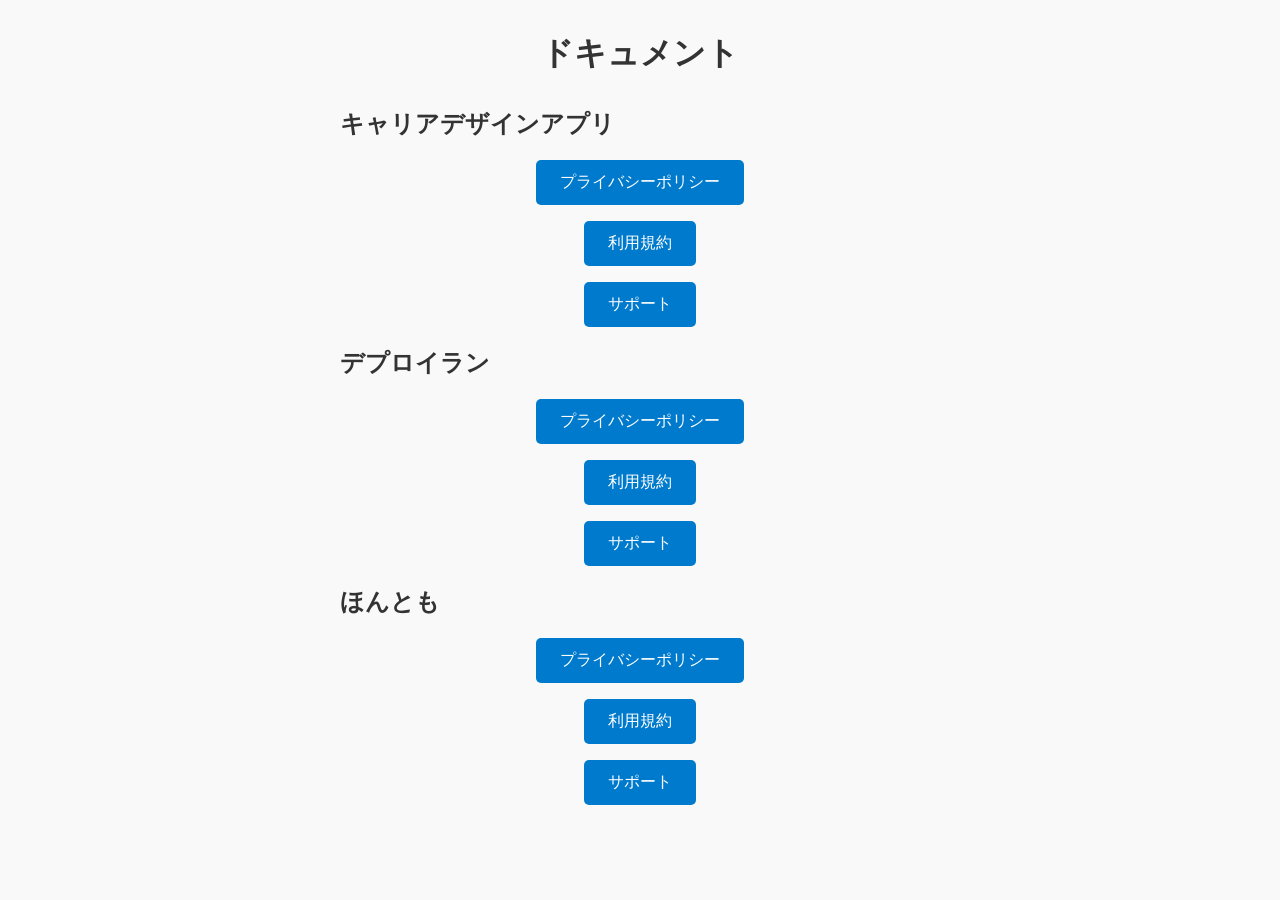
<file: index.html>
<!DOCTYPE html>
<html lang="ja">

<head>
    <meta charset="UTF-8" />
    <title>ホーム</title>
    <meta name="viewport" content="width=device-width, initial-scale=1" />
    <link rel="stylesheet" href="styles.css" />
</head>

<body>
    <main>
        <h1>ドキュメント</h1>
        <h2>キャリアデザインアプリ</h2>
        <nav>
            <ul>
                <li><a href="CareerDesignApp/privacy-policy.html">プライバシーポリシー</a></li>
                <li><a href="CareerDesignApp/terms-of-service.html">利用規約</a></li>
                <li><a href="CareerDesignApp/support-page.html">サポート</a></li>
            </ul>
        </nav>
        <h2>デプロイラン</h2>
        <nav>
            <ul>
                <li><a href="DeployRun/privacy-policy.html">プライバシーポリシー</a></li>
                <li><a href="DeployRun/terms-of-service.html">利用規約</a></li>
                <li><a href="DeployRun/support-page.html">サポート</a></li>
            </ul>
        </nav>
        <h2>ほんとも</h2>
        <nav>
            <ul>
                <li><a href="Hontomo/privacy-policy.html">プライバシーポリシー</a></li>
                <li><a href="Hontomo/terms-of-service.html">利用規約</a></li>
                <li><a href="Hontomo/support-page.html">サポート</a></li>
            </ul>
        </nav>
    </main>
</body>

</html>
</file>
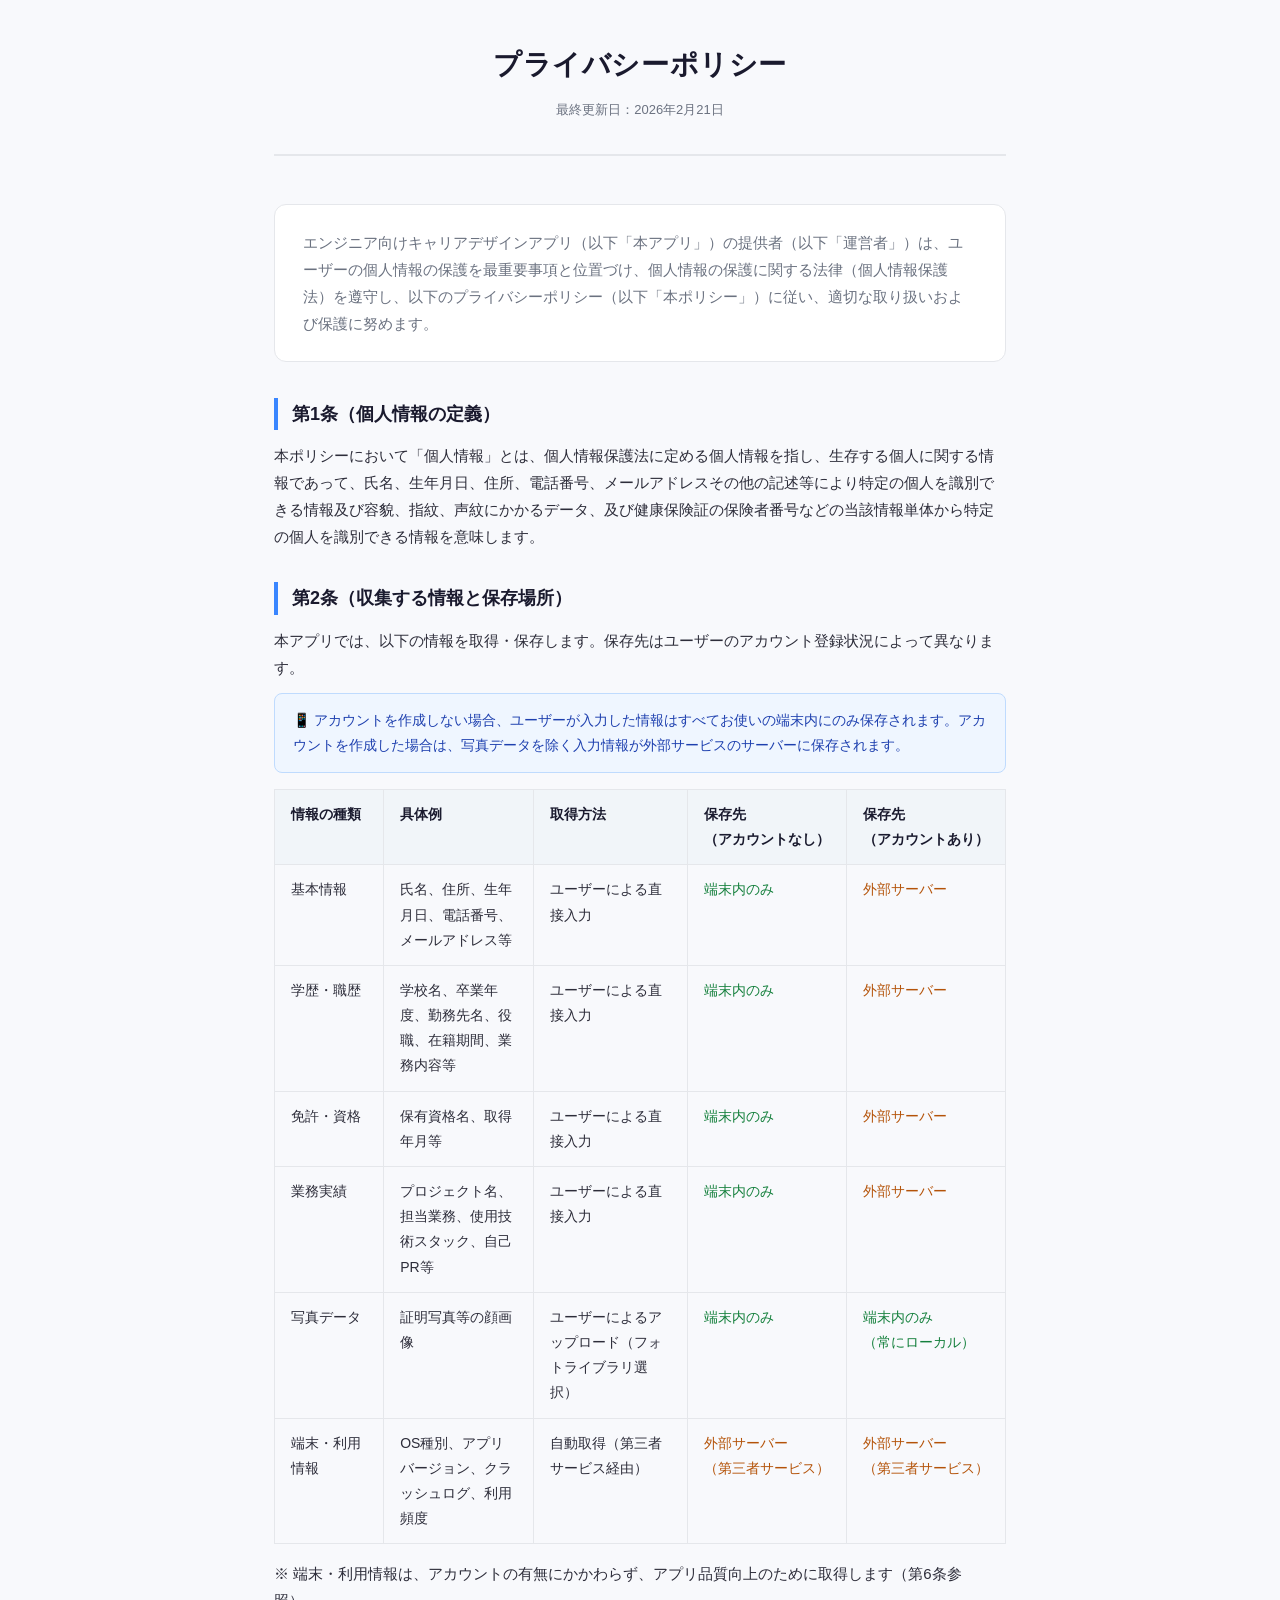
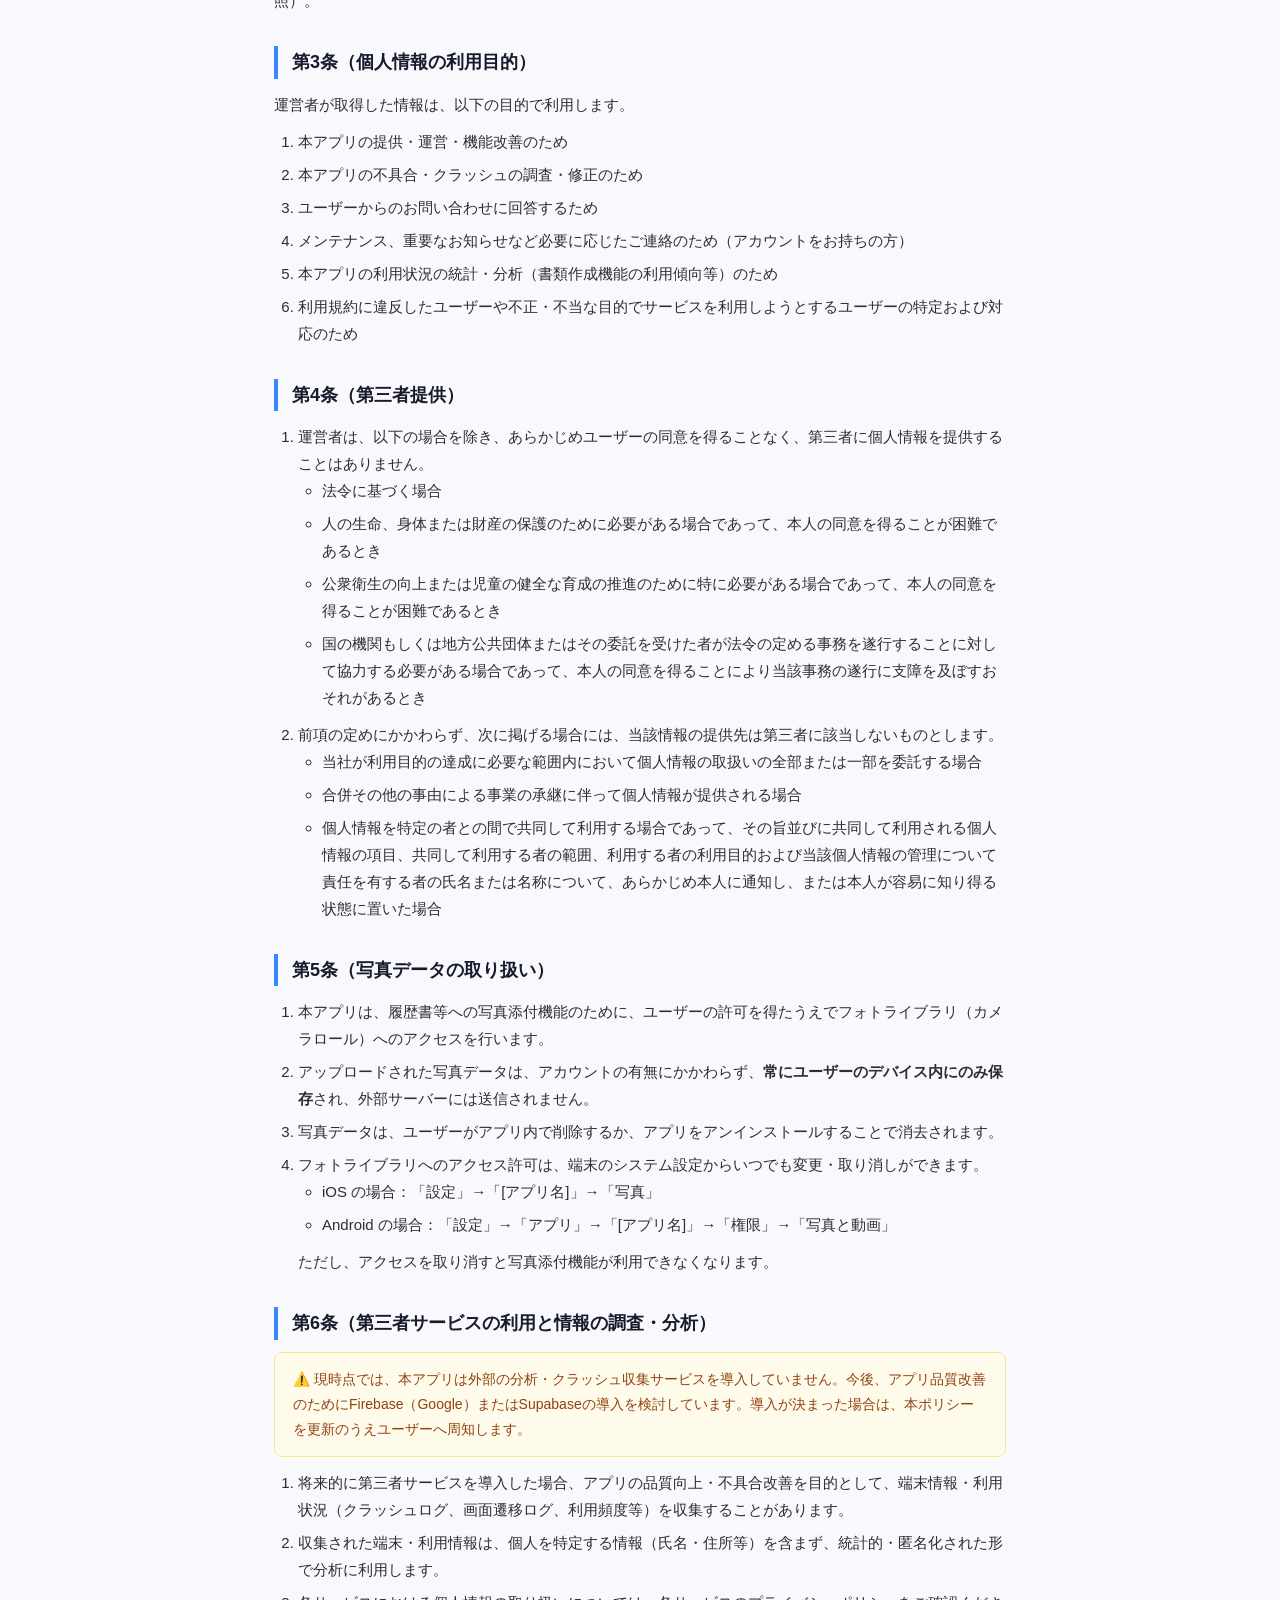
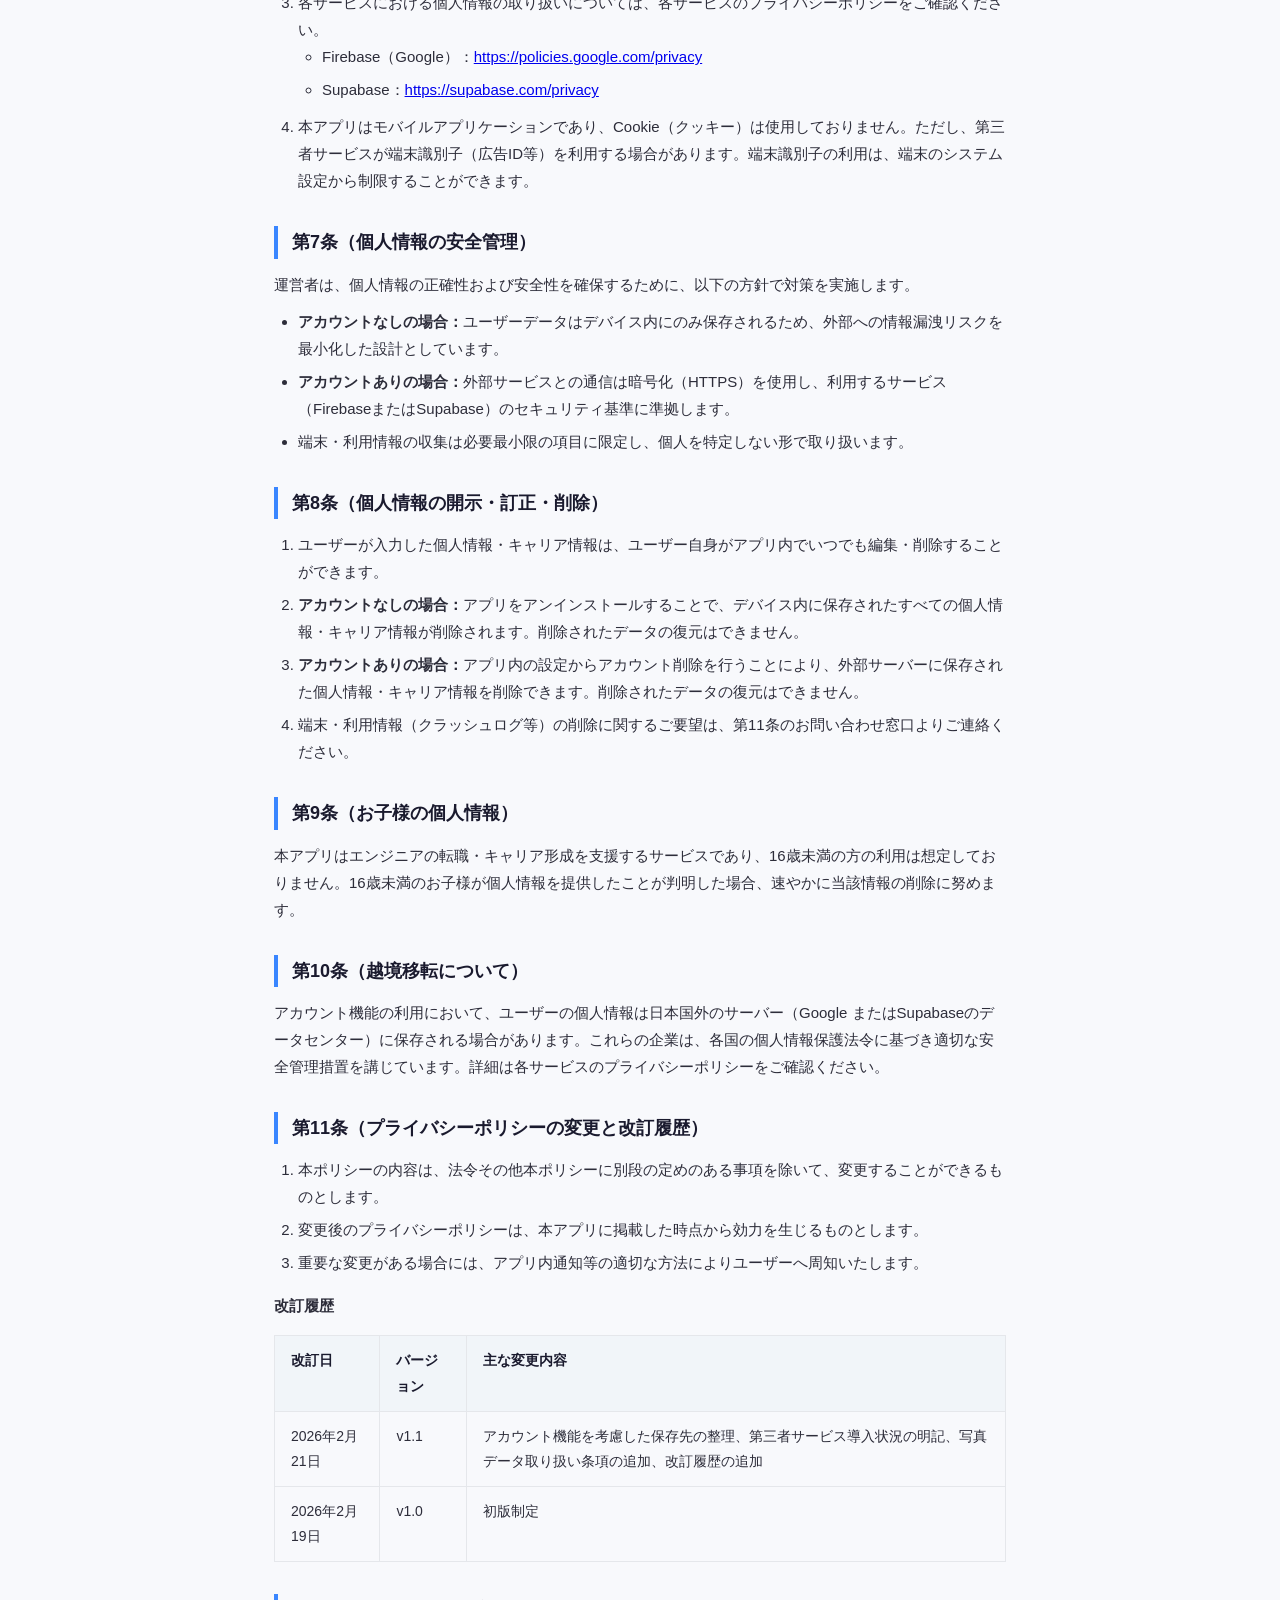
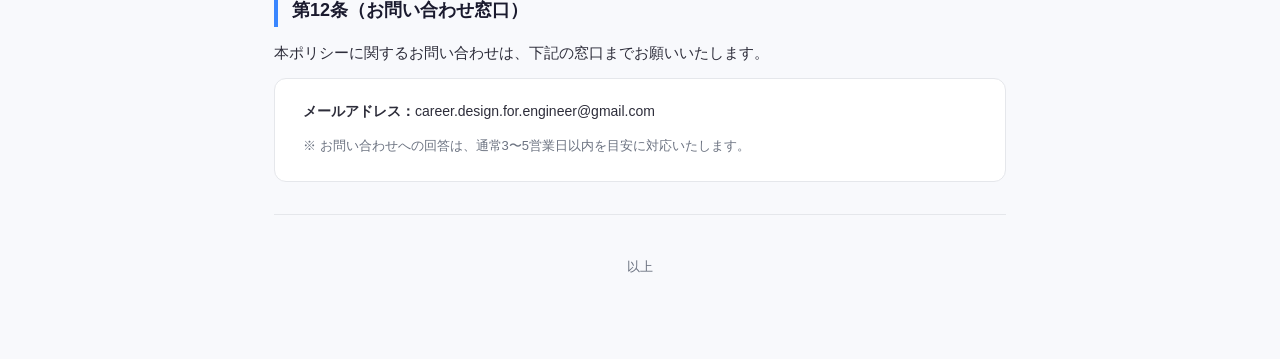
<file: privacy-policy/index.html>
<!DOCTYPE html>
<html lang="ja">

<head>
    <meta charset="UTF-8">
    <meta name="viewport" content="width=device-width, initial-scale=1.0">
    <title>プライバシーポリシー</title>
    <style>
        :root {
            --primary: #1a1a2e;
            --accent: #3a86ff;
            --bg: #f8f9fc;
            --card-bg: #ffffff;
            --text: #2d2d3a;
            --text-muted: #6b7280;
            --border: #e5e7eb;
        }

        * {
            margin: 0;
            padding: 0;
            box-sizing: border-box;
        }

        body {
            font-family: -apple-system, BlinkMacSystemFont, 'Hiragino Kaku Gothic ProN', 'Hiragino Sans', Meiryo, sans-serif;
            background-color: var(--bg);
            color: var(--text);
            line-height: 1.8;
            -webkit-font-smoothing: antialiased;
        }

        .container {
            max-width: 780px;
            margin: 0 auto;
            padding: 40px 24px 80px;
        }

        header {
            text-align: center;
            margin-bottom: 48px;
            padding-bottom: 32px;
            border-bottom: 2px solid var(--border);
        }

        header h1 {
            font-size: 28px;
            font-weight: 700;
            color: var(--primary);
            letter-spacing: 0.02em;
        }

        header .updated {
            font-size: 13px;
            color: var(--text-muted);
            margin-top: 8px;
        }

        .intro {
            background: var(--card-bg);
            border: 1px solid var(--border);
            border-radius: 12px;
            padding: 24px 28px;
            margin-bottom: 36px;
            font-size: 15px;
            color: var(--text-muted);
        }

        section {
            margin-bottom: 32px;
        }

        section h2 {
            font-size: 18px;
            font-weight: 700;
            color: var(--primary);
            margin-bottom: 12px;
            padding-left: 14px;
            border-left: 4px solid var(--accent);
        }

        section p,
        section li {
            font-size: 15px;
            color: var(--text);
        }

        section p {
            margin-bottom: 10px;
        }

        section ol,
        section ul {
            padding-left: 24px;
            margin-bottom: 10px;
        }

        section li {
            margin-bottom: 6px;
        }

        table {
            width: 100%;
            border-collapse: collapse;
            margin: 16px 0;
            font-size: 14px;
        }

        table th,
        table td {
            border: 1px solid var(--border);
            padding: 12px 16px;
            text-align: left;
            vertical-align: top;
        }

        table th {
            background: #f1f5f9;
            font-weight: 600;
            color: var(--primary);
            white-space: nowrap;
        }

        table td {
            color: var(--text);
        }

        table td.local {
            color: #15803d;
            font-weight: 500;
        }

        table td.server {
            color: #b45309;
            font-weight: 500;
        }

        footer {
            text-align: center;
            padding-top: 40px;
            border-top: 1px solid var(--border);
            font-size: 13px;
            color: var(--text-muted);
        }

        .contact-box {
            background: var(--card-bg);
            border: 1px solid var(--border);
            border-radius: 12px;
            padding: 20px 28px;
            margin-top: 12px;
        }

        .contact-box p {
            margin-bottom: 4px;
            font-size: 14px;
        }

        .highlight-box {
            background: #eff6ff;
            border: 1px solid #bfdbfe;
            border-radius: 8px;
            padding: 14px 18px;
            margin: 12px 0;
            font-size: 14px;
            color: #1e40af;
        }

        .note-box {
            background: #fffbeb;
            border: 1px solid #fde68a;
            border-radius: 8px;
            padding: 14px 18px;
            margin: 12px 0;
            font-size: 14px;
            color: #92400e;
        }

        .revision-table th {
            white-space: normal;
        }
    </style>
</head>

<body>
    <div class="container">
        <header>
            <h1>プライバシーポリシー</h1>
            <p class="updated">最終更新日：2026年2月21日</p>
        </header>

        <div class="intro">
            エンジニア向けキャリアデザインアプリ（以下「本アプリ」）の提供者（以下「運営者」）は、ユーザーの個人情報の保護を最重要事項と位置づけ、個人情報の保護に関する法律（個人情報保護法）を遵守し、以下のプライバシーポリシー（以下「本ポリシー」）に従い、適切な取り扱いおよび保護に努めます。
        </div>

        <!-- 第1条 -->
        <section>
            <h2>第1条（個人情報の定義）</h2>
            <p>本ポリシーにおいて「個人情報」とは、個人情報保護法に定める個人情報を指し、生存する個人に関する情報であって、氏名、生年月日、住所、電話番号、メールアドレスその他の記述等により特定の個人を識別できる情報及び容貌、指紋、声紋にかかるデータ、及び健康保険証の保険者番号などの当該情報単体から特定の個人を識別できる情報を意味します。
            </p>
        </section>

        <!-- 第2条 -->
        <section>
            <h2>第2条（収集する情報と保存場所）</h2>
            <p>本アプリでは、以下の情報を取得・保存します。保存先はユーザーのアカウント登録状況によって異なります。</p>
            <div class="highlight-box">
                📱 アカウントを作成しない場合、ユーザーが入力した情報はすべてお使いの端末内にのみ保存されます。アカウントを作成した場合は、写真データを除く入力情報が外部サービスのサーバーに保存されます。
            </div>
            <table>
                <thead>
                    <tr>
                        <th>情報の種類</th>
                        <th>具体例</th>
                        <th>取得方法</th>
                        <th>保存先<br>（アカウントなし）</th>
                        <th>保存先<br>（アカウントあり）</th>
                    </tr>
                </thead>
                <tbody>
                    <tr>
                        <td>基本情報</td>
                        <td>氏名、住所、生年月日、電話番号、メールアドレス等</td>
                        <td>ユーザーによる直接入力</td>
                        <td class="local">端末内のみ</td>
                        <td class="server">外部サーバー</td>
                    </tr>
                    <tr>
                        <td>学歴・職歴</td>
                        <td>学校名、卒業年度、勤務先名、役職、在籍期間、業務内容等</td>
                        <td>ユーザーによる直接入力</td>
                        <td class="local">端末内のみ</td>
                        <td class="server">外部サーバー</td>
                    </tr>
                    <tr>
                        <td>免許・資格</td>
                        <td>保有資格名、取得年月等</td>
                        <td>ユーザーによる直接入力</td>
                        <td class="local">端末内のみ</td>
                        <td class="server">外部サーバー</td>
                    </tr>
                    <tr>
                        <td>業務実績</td>
                        <td>プロジェクト名、担当業務、使用技術スタック、自己PR等</td>
                        <td>ユーザーによる直接入力</td>
                        <td class="local">端末内のみ</td>
                        <td class="server">外部サーバー</td>
                    </tr>
                    <tr>
                        <td>写真データ</td>
                        <td>証明写真等の顔画像</td>
                        <td>ユーザーによるアップロード（フォトライブラリ選択）</td>
                        <td class="local">端末内のみ</td>
                        <td class="local">端末内のみ<br>（常にローカル）</td>
                    </tr>
                    <tr>
                        <td>端末・利用情報</td>
                        <td>OS種別、アプリバージョン、クラッシュログ、利用頻度</td>
                        <td>自動取得（第三者サービス経由）</td>
                        <td class="server">外部サーバー<br>（第三者サービス）</td>
                        <td class="server">外部サーバー<br>（第三者サービス）</td>
                    </tr>
                </tbody>
            </table>
            <p>※ 端末・利用情報は、アカウントの有無にかかわらず、アプリ品質向上のために取得します（第6条参照）。</p>
        </section>

        <!-- 第3条 -->
        <section>
            <h2>第3条（個人情報の利用目的）</h2>
            <p>運営者が取得した情報は、以下の目的で利用します。</p>
            <ol>
                <li>本アプリの提供・運営・機能改善のため</li>
                <li>本アプリの不具合・クラッシュの調査・修正のため</li>
                <li>ユーザーからのお問い合わせに回答するため</li>
                <li>メンテナンス、重要なお知らせなど必要に応じたご連絡のため（アカウントをお持ちの方）</li>
                <li>本アプリの利用状況の統計・分析（書類作成機能の利用傾向等）のため</li>
                <li>利用規約に違反したユーザーや不正・不当な目的でサービスを利用しようとするユーザーの特定および対応のため</li>
            </ol>
        </section>

        <!-- 第4条 -->
        <section>
            <h2>第4条（第三者提供）</h2>
            <ol>
                <li>運営者は、以下の場合を除き、あらかじめユーザーの同意を得ることなく、第三者に個人情報を提供することはありません。
                    <ul>
                        <li>法令に基づく場合</li>
                        <li>人の生命、身体または財産の保護のために必要がある場合であって、本人の同意を得ることが困難であるとき</li>
                        <li>公衆衛生の向上または児童の健全な育成の推進のために特に必要がある場合であって、本人の同意を得ることが困難であるとき</li>
                        <li>国の機関もしくは地方公共団体またはその委託を受けた者が法令の定める事務を遂行することに対して協力する必要がある場合であって、本人の同意を得ることにより当該事務の遂行に支障を及ぼすおそれがあるとき
                        </li>
                    </ul>
                </li>
                <li>前項の定めにかかわらず、次に掲げる場合には、当該情報の提供先は第三者に該当しないものとします。
                    <ul>
                        <li>当社が利用目的の達成に必要な範囲内において個人情報の取扱いの全部または一部を委託する場合</li>
                        <li>合併その他の事由による事業の承継に伴って個人情報が提供される場合</li>
                        <li>個人情報を特定の者との間で共同して利用する場合であって、その旨並びに共同して利用される個人情報の項目、共同して利用する者の範囲、利用する者の利用目的および当該個人情報の管理について責任を有する者の氏名または名称について、あらかじめ本人に通知し、または本人が容易に知り得る状態に置いた場合
                        </li>
                    </ul>
                </li>
            </ol>
        </section>

        <!-- 第5条 -->
        <section>
            <h2>第5条（写真データの取り扱い）</h2>
            <ol>
                <li>本アプリは、履歴書等への写真添付機能のために、ユーザーの許可を得たうえでフォトライブラリ（カメラロール）へのアクセスを行います。</li>
                <li>アップロードされた写真データは、アカウントの有無にかかわらず、<strong>常にユーザーのデバイス内にのみ保存</strong>され、外部サーバーには送信されません。</li>
                <li>写真データは、ユーザーがアプリ内で削除するか、アプリをアンインストールすることで消去されます。</li>
                <li>フォトライブラリへのアクセス許可は、端末のシステム設定からいつでも変更・取り消しができます。
                    <ul>
                        <li>iOS の場合：「設定」→「[アプリ名]」→「写真」</li>
                        <li>Android の場合：「設定」→「アプリ」→「[アプリ名]」→「権限」→「写真と動画」</li>
                    </ul>
                    ただし、アクセスを取り消すと写真添付機能が利用できなくなります。
                </li>
            </ol>
        </section>

        <!-- 第6条 -->
        <section>
            <h2>第6条（第三者サービスの利用と情報の調査・分析）</h2>
            <div class="note-box">
                ⚠️
                現時点では、本アプリは外部の分析・クラッシュ収集サービスを導入していません。今後、アプリ品質改善のためにFirebase（Google）またはSupabaseの導入を検討しています。導入が決まった場合は、本ポリシーを更新のうえユーザーへ周知します。
            </div>
            <ol>
                <li>将来的に第三者サービスを導入した場合、アプリの品質向上・不具合改善を目的として、端末情報・利用状況（クラッシュログ、画面遷移ログ、利用頻度等）を収集することがあります。</li>
                <li>収集された端末・利用情報は、個人を特定する情報（氏名・住所等）を含まず、統計的・匿名化された形で分析に利用します。</li>
                <li>各サービスにおける個人情報の取り扱いについては、各サービスのプライバシーポリシーをご確認ください。
                    <ul>
                        <li>Firebase（Google）：<a href="https://policies.google.com/privacy" target="_blank"
                                rel="noopener">https://policies.google.com/privacy</a></li>
                        <li>Supabase：<a href="https://supabase.com/privacy" target="_blank"
                                rel="noopener">https://supabase.com/privacy</a></li>
                    </ul>
                </li>
                <li>本アプリはモバイルアプリケーションであり、Cookie（クッキー）は使用しておりません。ただし、第三者サービスが端末識別子（広告ID等）を利用する場合があります。端末識別子の利用は、端末のシステム設定から制限することができます。
                </li>
            </ol>
        </section>

        <!-- 第7条 -->
        <section>
            <h2>第7条（個人情報の安全管理）</h2>
            <p>運営者は、個人情報の正確性および安全性を確保するために、以下の方針で対策を実施します。</p>
            <ul>
                <li><strong>アカウントなしの場合：</strong>ユーザーデータはデバイス内にのみ保存されるため、外部への情報漏洩リスクを最小化した設計としています。</li>
                <li><strong>アカウントありの場合：</strong>外部サービスとの通信は暗号化（HTTPS）を使用し、利用するサービス（FirebaseまたはSupabase）のセキュリティ基準に準拠します。
                </li>
                <li>端末・利用情報の収集は必要最小限の項目に限定し、個人を特定しない形で取り扱います。</li>
            </ul>
        </section>

        <!-- 第8条 -->
        <section>
            <h2>第8条（個人情報の開示・訂正・削除）</h2>
            <ol>
                <li>ユーザーが入力した個人情報・キャリア情報は、ユーザー自身がアプリ内でいつでも編集・削除することができます。</li>
                <li><strong>アカウントなしの場合：</strong>アプリをアンインストールすることで、デバイス内に保存されたすべての個人情報・キャリア情報が削除されます。削除されたデータの復元はできません。
                </li>
                <li><strong>アカウントありの場合：</strong>アプリ内の設定からアカウント削除を行うことにより、外部サーバーに保存された個人情報・キャリア情報を削除できます。削除されたデータの復元はできません。
                </li>
                <li>端末・利用情報（クラッシュログ等）の削除に関するご要望は、第11条のお問い合わせ窓口よりご連絡ください。</li>
            </ol>
        </section>

        <!-- 第9条 -->
        <section>
            <h2>第9条（お子様の個人情報）</h2>
            <p>本アプリはエンジニアの転職・キャリア形成を支援するサービスであり、16歳未満の方の利用は想定しておりません。16歳未満のお子様が個人情報を提供したことが判明した場合、速やかに当該情報の削除に努めます。</p>
        </section>

        <!-- 第10条 -->
        <section>
            <h2>第10条（越境移転について）</h2>
            <p>アカウント機能の利用において、ユーザーの個人情報は日本国外のサーバー（Google
                またはSupabaseのデータセンター）に保存される場合があります。これらの企業は、各国の個人情報保護法令に基づき適切な安全管理措置を講じています。詳細は各サービスのプライバシーポリシーをご確認ください。
            </p>
        </section>

        <!-- 第11条 -->
        <section>
            <h2>第11条（プライバシーポリシーの変更と改訂履歴）</h2>
            <ol>
                <li>本ポリシーの内容は、法令その他本ポリシーに別段の定めのある事項を除いて、変更することができるものとします。</li>
                <li>変更後のプライバシーポリシーは、本アプリに掲載した時点から効力を生じるものとします。</li>
                <li>重要な変更がある場合には、アプリ内通知等の適切な方法によりユーザーへ周知いたします。</li>
            </ol>
            <p style="margin-top: 16px; font-weight: 600;">改訂履歴</p>
            <table class="revision-table">
                <thead>
                    <tr>
                        <th>改訂日</th>
                        <th>バージョン</th>
                        <th>主な変更内容</th>
                    </tr>
                </thead>
                <tbody>
                    <tr>
                        <td>2026年2月21日</td>
                        <td>v1.1</td>
                        <td>アカウント機能を考慮した保存先の整理、第三者サービス導入状況の明記、写真データ取り扱い条項の追加、改訂履歴の追加</td>
                    </tr>
                    <tr>
                        <td>2026年2月19日</td>
                        <td>v1.0</td>
                        <td>初版制定</td>
                    </tr>
                </tbody>
            </table>
        </section>

        <!-- 第12条 -->
        <section>
            <h2>第12条（お問い合わせ窓口）</h2>
            <p>本ポリシーに関するお問い合わせは、下記の窓口までお願いいたします。</p>
            <div class="contact-box">
                <p><strong>メールアドレス：</strong>career.design.for.engineer@gmail.com</p>
                <p style="margin-top: 10px; font-size: 13px; color: #6b7280;">※ お問い合わせへの回答は、通常3〜5営業日以内を目安に対応いたします。</p>
            </div>
        </section>

        <footer>
            <p>以上</p>
        </footer>
    </div>
</body>

</html>
</file>
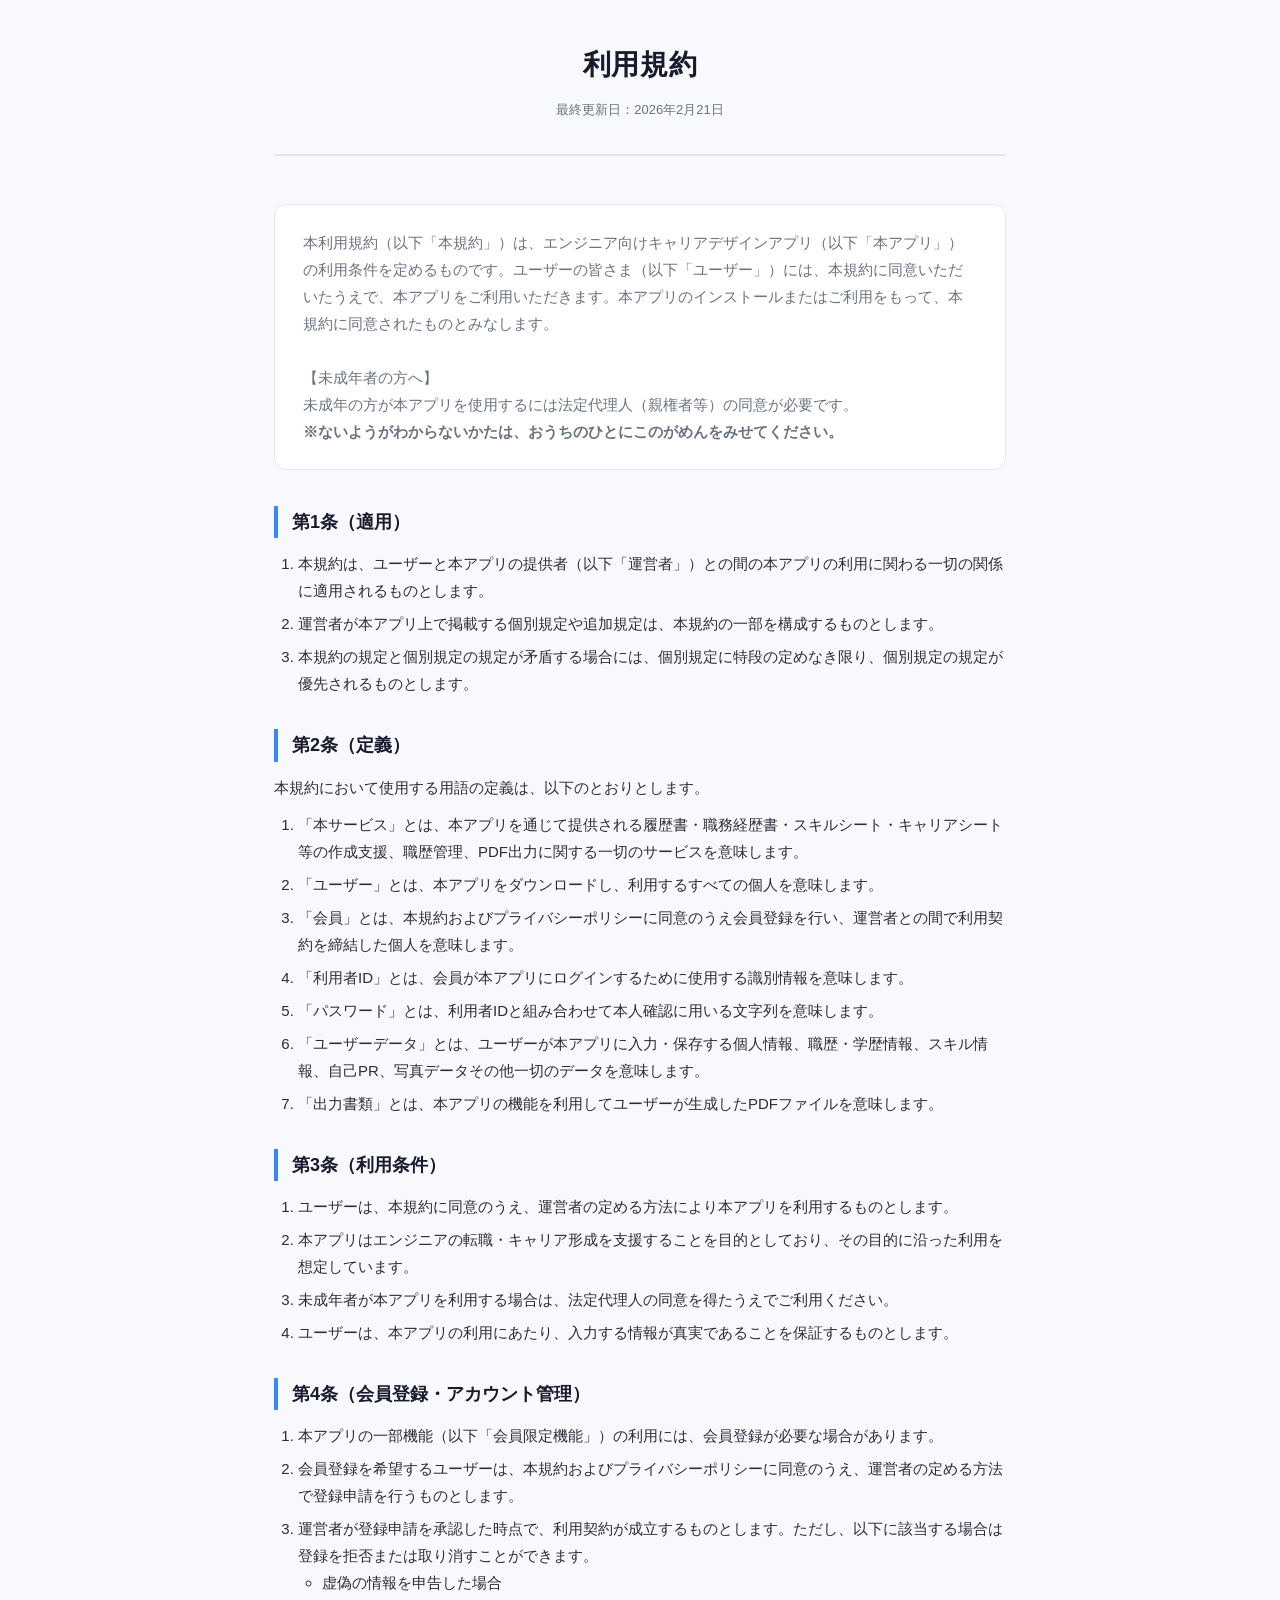
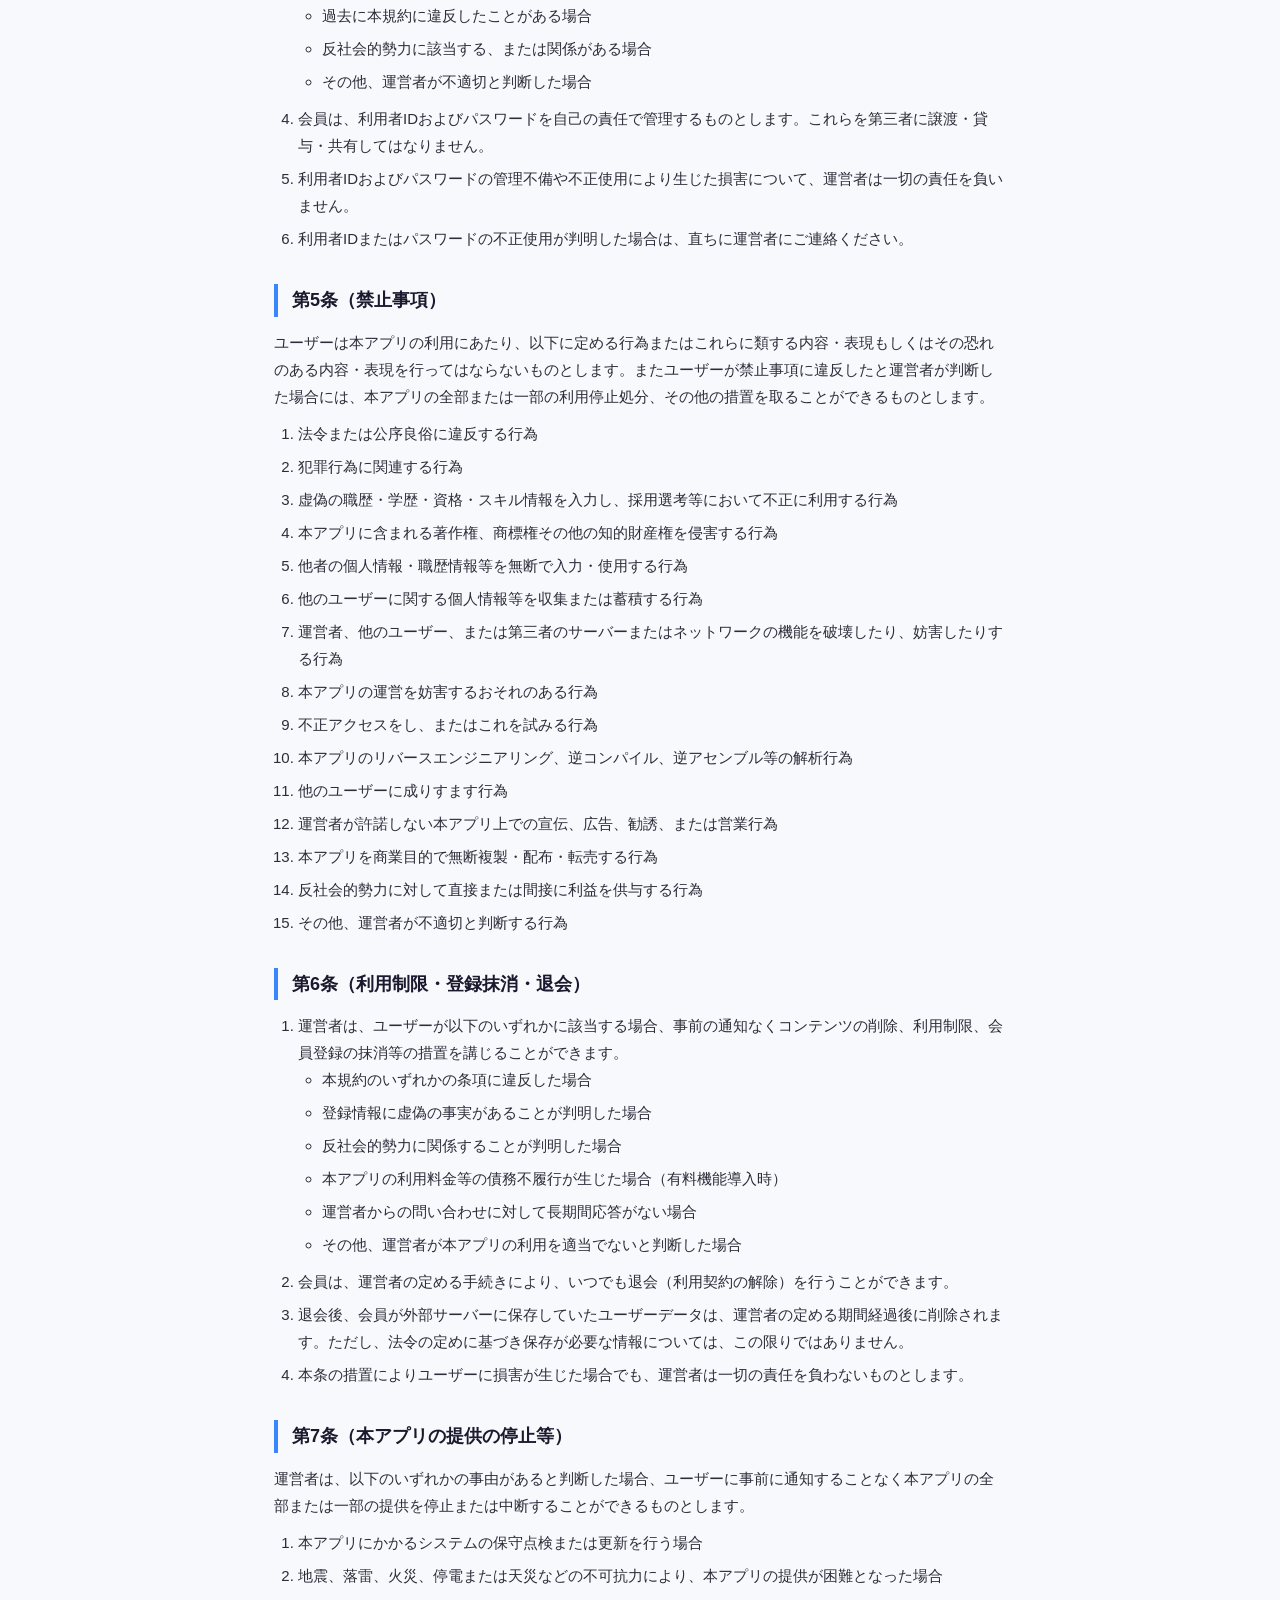
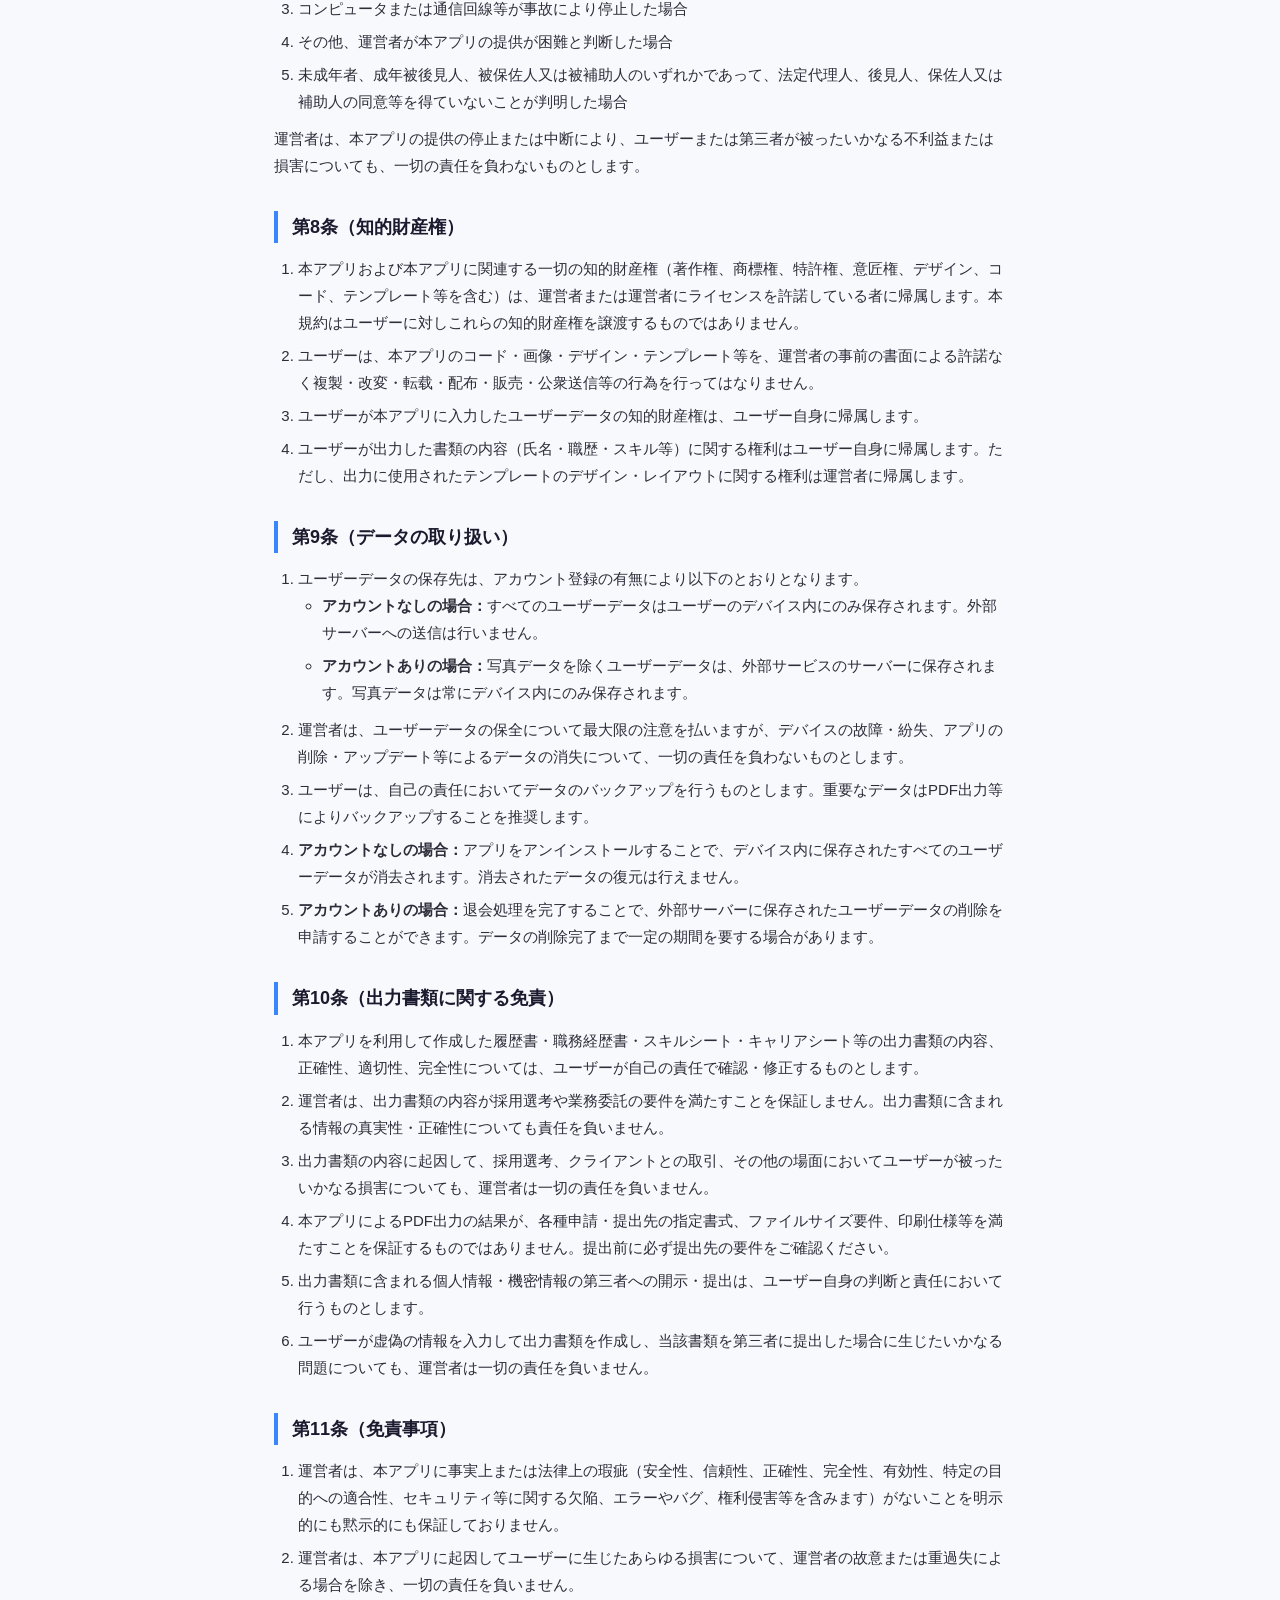
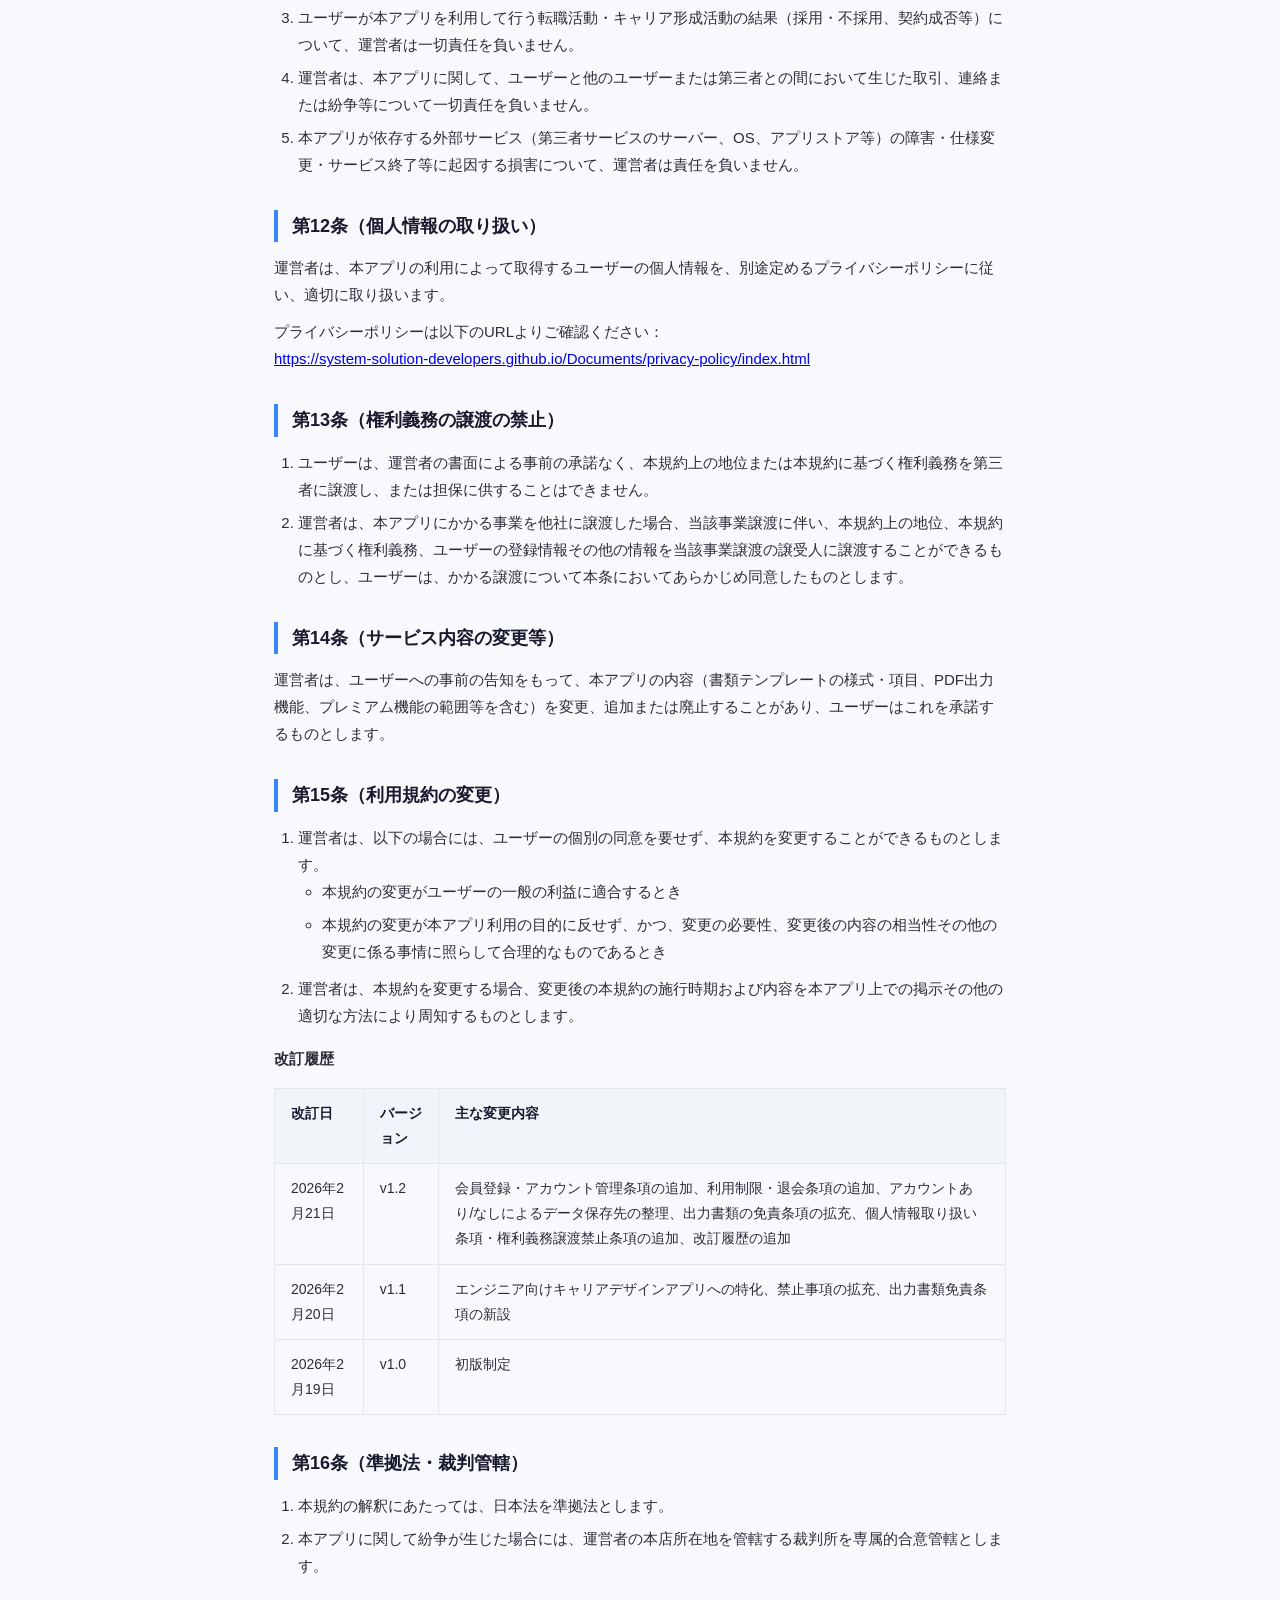
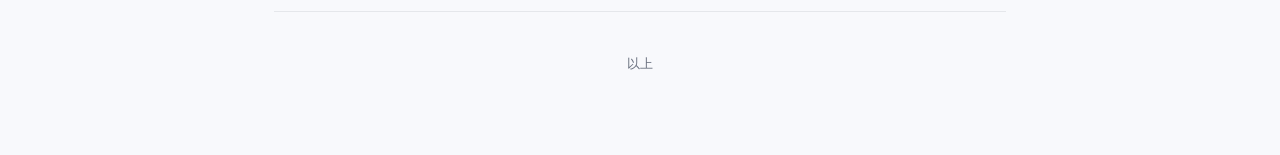
<file: terms-of-service/index.html>
<!DOCTYPE html>
<html lang="ja">

<head>
  <meta charset="UTF-8">
  <meta name="viewport" content="width=device-width, initial-scale=1.0">
  <title>利用規約</title>
  <style>
    :root {
      --primary: #1a1a2e;
      --accent: #3a86ff;
      --bg: #f8f9fc;
      --card-bg: #ffffff;
      --text: #2d2d3a;
      --text-muted: #6b7280;
      --border: #e5e7eb;
    }

    * {
      margin: 0;
      padding: 0;
      box-sizing: border-box;
    }

    body {
      font-family: -apple-system, BlinkMacSystemFont, 'Hiragino Kaku Gothic ProN', 'Hiragino Sans', Meiryo, sans-serif;
      background-color: var(--bg);
      color: var(--text);
      line-height: 1.8;
      -webkit-font-smoothing: antialiased;
    }

    .container {
      max-width: 780px;
      margin: 0 auto;
      padding: 40px 24px 80px;
    }

    header {
      text-align: center;
      margin-bottom: 48px;
      padding-bottom: 32px;
      border-bottom: 2px solid var(--border);
    }

    header h1 {
      font-size: 28px;
      font-weight: 700;
      color: var(--primary);
      letter-spacing: 0.02em;
    }

    header .updated {
      font-size: 13px;
      color: var(--text-muted);
      margin-top: 8px;
    }

    .intro {
      background: var(--card-bg);
      border: 1px solid var(--border);
      border-radius: 12px;
      padding: 24px 28px;
      margin-bottom: 36px;
      font-size: 15px;
      color: var(--text-muted);
    }

    section {
      margin-bottom: 32px;
    }

    section h2 {
      font-size: 18px;
      font-weight: 700;
      color: var(--primary);
      margin-bottom: 12px;
      padding-left: 14px;
      border-left: 4px solid var(--accent);
    }

    section p,
    section li {
      font-size: 15px;
      color: var(--text);
    }

    section p {
      margin-bottom: 10px;
    }

    section ol,
    section ul {
      padding-left: 24px;
      margin-bottom: 10px;
    }

    section li {
      margin-bottom: 6px;
    }

    table {
      width: 100%;
      border-collapse: collapse;
      margin: 16px 0;
      font-size: 14px;
    }

    table th,
    table td {
      border: 1px solid var(--border);
      padding: 12px 16px;
      text-align: left;
      vertical-align: top;
    }

    table th {
      background: #f1f5f9;
      font-weight: 600;
      color: var(--primary);
    }

    table td {
      color: var(--text);
    }

    footer {
      text-align: center;
      padding-top: 40px;
      border-top: 1px solid var(--border);
      font-size: 13px;
      color: var(--text-muted);
    }

    .note-box {
      background: #fffbeb;
      border: 1px solid #fde68a;
      border-radius: 8px;
      padding: 14px 18px;
      margin: 12px 0;
      font-size: 14px;
      color: #92400e;
    }
  </style>
</head>

<body>
  <div class="container">
    <header>
      <h1>利用規約</h1>
      <p class="updated">最終更新日：2026年2月21日</p>
    </header>

    <div class="intro">
      本利用規約（以下「本規約」）は、エンジニア向けキャリアデザインアプリ（以下「本アプリ」）の利用条件を定めるものです。ユーザーの皆さま（以下「ユーザー」）には、本規約に同意いただいたうえで、本アプリをご利用いただきます。本アプリのインストールまたはご利用をもって、本規約に同意されたものとみなします。
      <br><br>
      【未成年者の方へ】<br>
      未成年の方が本アプリを使用するには法定代理人（親権者等）の同意が必要です。<br>
      <b>※ないようがわからないかたは、おうちのひとにこのがめんをみせてください。</b>
    </div>

    <!-- 第1条 -->
    <section>
      <h2>第1条（適用）</h2>
      <ol>
        <li>本規約は、ユーザーと本アプリの提供者（以下「運営者」）との間の本アプリの利用に関わる一切の関係に適用されるものとします。</li>
        <li>運営者が本アプリ上で掲載する個別規定や追加規定は、本規約の一部を構成するものとします。</li>
        <li>本規約の規定と個別規定の規定が矛盾する場合には、個別規定に特段の定めなき限り、個別規定の規定が優先されるものとします。</li>
      </ol>
    </section>

    <!-- 第2条 -->
    <section>
      <h2>第2条（定義）</h2>
      <p>本規約において使用する用語の定義は、以下のとおりとします。</p>
      <ol>
        <li>「本サービス」とは、本アプリを通じて提供される履歴書・職務経歴書・スキルシート・キャリアシート等の作成支援、職歴管理、PDF出力に関する一切のサービスを意味します。</li>
        <li>「ユーザー」とは、本アプリをダウンロードし、利用するすべての個人を意味します。</li>
        <li>「会員」とは、本規約およびプライバシーポリシーに同意のうえ会員登録を行い、運営者との間で利用契約を締結した個人を意味します。</li>
        <li>「利用者ID」とは、会員が本アプリにログインするために使用する識別情報を意味します。</li>
        <li>「パスワード」とは、利用者IDと組み合わせて本人確認に用いる文字列を意味します。</li>
        <li>「ユーザーデータ」とは、ユーザーが本アプリに入力・保存する個人情報、職歴・学歴情報、スキル情報、自己PR、写真データその他一切のデータを意味します。</li>
        <li>「出力書類」とは、本アプリの機能を利用してユーザーが生成したPDFファイルを意味します。</li>
      </ol>
    </section>

    <!-- 第3条 -->
    <section>
      <h2>第3条（利用条件）</h2>
      <ol>
        <li>ユーザーは、本規約に同意のうえ、運営者の定める方法により本アプリを利用するものとします。</li>
        <li>本アプリはエンジニアの転職・キャリア形成を支援することを目的としており、その目的に沿った利用を想定しています。</li>
        <li>未成年者が本アプリを利用する場合は、法定代理人の同意を得たうえでご利用ください。</li>
        <li>ユーザーは、本アプリの利用にあたり、入力する情報が真実であることを保証するものとします。</li>
      </ol>
    </section>

    <!-- 第4条 -->
    <section>
      <h2>第4条（会員登録・アカウント管理）</h2>
      <ol>
        <li>本アプリの一部機能（以下「会員限定機能」）の利用には、会員登録が必要な場合があります。</li>
        <li>会員登録を希望するユーザーは、本規約およびプライバシーポリシーに同意のうえ、運営者の定める方法で登録申請を行うものとします。</li>
        <li>運営者が登録申請を承認した時点で、利用契約が成立するものとします。ただし、以下に該当する場合は登録を拒否または取り消すことができます。
          <ul>
            <li>虚偽の情報を申告した場合</li>
            <li>過去に本規約に違反したことがある場合</li>
            <li>反社会的勢力に該当する、または関係がある場合</li>
            <li>その他、運営者が不適切と判断した場合</li>
          </ul>
        </li>
        <li>会員は、利用者IDおよびパスワードを自己の責任で管理するものとします。これらを第三者に譲渡・貸与・共有してはなりません。</li>
        <li>利用者IDおよびパスワードの管理不備や不正使用により生じた損害について、運営者は一切の責任を負いません。</li>
        <li>利用者IDまたはパスワードの不正使用が判明した場合は、直ちに運営者にご連絡ください。</li>
      </ol>
    </section>

    <!-- 第5条 -->
    <section>
      <h2>第5条（禁止事項）</h2>
      <p>
        ユーザーは本アプリの利用にあたり、以下に定める行為またはこれらに類する内容・表現もしくはその恐れのある内容・表現を行ってはならないものとします。またユーザーが禁止事項に違反したと運営者が判断した場合には、本アプリの全部または一部の利用停止処分、その他の措置を取ることができるものとします。
      </p>
      <ol>
        <li>法令または公序良俗に違反する行為</li>
        <li>犯罪行為に関連する行為</li>
        <li>虚偽の職歴・学歴・資格・スキル情報を入力し、採用選考等において不正に利用する行為</li>
        <li>本アプリに含まれる著作権、商標権その他の知的財産権を侵害する行為</li>
        <li>他者の個人情報・職歴情報等を無断で入力・使用する行為</li>
        <li>他のユーザーに関する個人情報等を収集または蓄積する行為</li>
        <li>運営者、他のユーザー、または第三者のサーバーまたはネットワークの機能を破壊したり、妨害したりする行為</li>
        <li>本アプリの運営を妨害するおそれのある行為</li>
        <li>不正アクセスをし、またはこれを試みる行為</li>
        <li>本アプリのリバースエンジニアリング、逆コンパイル、逆アセンブル等の解析行為</li>
        <li>他のユーザーに成りすます行為</li>
        <li>運営者が許諾しない本アプリ上での宣伝、広告、勧誘、または営業行為</li>
        <li>本アプリを商業目的で無断複製・配布・転売する行為</li>
        <li>反社会的勢力に対して直接または間接に利益を供与する行為</li>
        <li>その他、運営者が不適切と判断する行為</li>
      </ol>
    </section>

    <!-- 第6条 -->
    <section>
      <h2>第6条（利用制限・登録抹消・退会）</h2>
      <ol>
        <li>運営者は、ユーザーが以下のいずれかに該当する場合、事前の通知なくコンテンツの削除、利用制限、会員登録の抹消等の措置を講じることができます。
          <ul>
            <li>本規約のいずれかの条項に違反した場合</li>
            <li>登録情報に虚偽の事実があることが判明した場合</li>
            <li>反社会的勢力に関係することが判明した場合</li>
            <li>本アプリの利用料金等の債務不履行が生じた場合（有料機能導入時）</li>
            <li>運営者からの問い合わせに対して長期間応答がない場合</li>
            <li>その他、運営者が本アプリの利用を適当でないと判断した場合</li>
          </ul>
        </li>
        <li>会員は、運営者の定める手続きにより、いつでも退会（利用契約の解除）を行うことができます。</li>
        <li>退会後、会員が外部サーバーに保存していたユーザーデータは、運営者の定める期間経過後に削除されます。ただし、法令の定めに基づき保存が必要な情報については、この限りではありません。</li>
        <li>本条の措置によりユーザーに損害が生じた場合でも、運営者は一切の責任を負わないものとします。</li>
      </ol>
    </section>

    <!-- 第7条 -->
    <section>
      <h2>第7条（本アプリの提供の停止等）</h2>
      <p>運営者は、以下のいずれかの事由があると判断した場合、ユーザーに事前に通知することなく本アプリの全部または一部の提供を停止または中断することができるものとします。</p>
      <ol>
        <li>本アプリにかかるシステムの保守点検または更新を行う場合</li>
        <li>地震、落雷、火災、停電または天災などの不可抗力により、本アプリの提供が困難となった場合</li>
        <li>コンピュータまたは通信回線等が事故により停止した場合</li>
        <li>その他、運営者が本アプリの提供が困難と判断した場合</li>
        <li>未成年者、成年被後見人、被保佐人又は被補助人のいずれかであって、法定代理人、後見人、保佐人又は補助人の同意等を得ていないことが判明した場合</li>
      </ol>
      <p>運営者は、本アプリの提供の停止または中断により、ユーザーまたは第三者が被ったいかなる不利益または損害についても、一切の責任を負わないものとします。</p>
    </section>

    <!-- 第8条 -->
    <section>
      <h2>第8条（知的財産権）</h2>
      <ol>
        <li>
          本アプリおよび本アプリに関連する一切の知的財産権（著作権、商標権、特許権、意匠権、デザイン、コード、テンプレート等を含む）は、運営者または運営者にライセンスを許諾している者に帰属します。本規約はユーザーに対しこれらの知的財産権を譲渡するものではありません。
        </li>
        <li>ユーザーは、本アプリのコード・画像・デザイン・テンプレート等を、運営者の事前の書面による許諾なく複製・改変・転载・配布・販売・公衆送信等の行為を行ってはなりません。</li>
        <li>ユーザーが本アプリに入力したユーザーデータの知的財産権は、ユーザー自身に帰属します。</li>
        <li>ユーザーが出力した書類の内容（氏名・職歴・スキル等）に関する権利はユーザー自身に帰属します。ただし、出力に使用されたテンプレートのデザイン・レイアウトに関する権利は運営者に帰属します。</li>
      </ol>
    </section>

    <!-- 第9条 -->
    <section>
      <h2>第9条（データの取り扱い）</h2>
      <ol>
        <li>ユーザーデータの保存先は、アカウント登録の有無により以下のとおりとなります。
          <ul>
            <li><strong>アカウントなしの場合：</strong>すべてのユーザーデータはユーザーのデバイス内にのみ保存されます。外部サーバーへの送信は行いません。</li>
            <li><strong>アカウントありの場合：</strong>写真データを除くユーザーデータは、外部サービスのサーバーに保存されます。写真データは常にデバイス内にのみ保存されます。</li>
          </ul>
        </li>
        <li>運営者は、ユーザーデータの保全について最大限の注意を払いますが、デバイスの故障・紛失、アプリの削除・アップデート等によるデータの消失について、一切の責任を負わないものとします。</li>
        <li>ユーザーは、自己の責任においてデータのバックアップを行うものとします。重要なデータはPDF出力等によりバックアップすることを推奨します。</li>
        <li><strong>アカウントなしの場合：</strong>アプリをアンインストールすることで、デバイス内に保存されたすべてのユーザーデータが消去されます。消去されたデータの復元は行えません。</li>
        <li><strong>アカウントありの場合：</strong>退会処理を完了することで、外部サーバーに保存されたユーザーデータの削除を申請することができます。データの削除完了まで一定の期間を要する場合があります。</li>
      </ol>
    </section>

    <!-- 第10条 -->
    <section>
      <h2>第10条（出力書類に関する免責）</h2>
      <ol>
        <li>本アプリを利用して作成した履歴書・職務経歴書・スキルシート・キャリアシート等の出力書類の内容、正確性、適切性、完全性については、ユーザーが自己の責任で確認・修正するものとします。</li>
        <li>運営者は、出力書類の内容が採用選考や業務委託の要件を満たすことを保証しません。出力書類に含まれる情報の真実性・正確性についても責任を負いません。</li>
        <li>出力書類の内容に起因して、採用選考、クライアントとの取引、その他の場面においてユーザーが被ったいかなる損害についても、運営者は一切の責任を負いません。</li>
        <li>本アプリによるPDF出力の結果が、各種申請・提出先の指定書式、ファイルサイズ要件、印刷仕様等を満たすことを保証するものではありません。提出前に必ず提出先の要件をご確認ください。</li>
        <li>出力書類に含まれる個人情報・機密情報の第三者への開示・提出は、ユーザー自身の判断と責任において行うものとします。</li>
        <li>ユーザーが虚偽の情報を入力して出力書類を作成し、当該書類を第三者に提出した場合に生じたいかなる問題についても、運営者は一切の責任を負いません。</li>
      </ol>
    </section>

    <!-- 第11条 -->
    <section>
      <h2>第11条（免責事項）</h2>
      <ol>
        <li>
          運営者は、本アプリに事実上または法律上の瑕疵（安全性、信頼性、正確性、完全性、有効性、特定の目的への適合性、セキュリティ等に関する欠陥、エラーやバグ、権利侵害等を含みます）がないことを明示的にも黙示的にも保証しておりません。
        </li>
        <li>運営者は、本アプリに起因してユーザーに生じたあらゆる損害について、運営者の故意または重過失による場合を除き、一切の責任を負いません。</li>
        <li>ユーザーが本アプリを利用して行う転職活動・キャリア形成活動の結果（採用・不採用、契約成否等）について、運営者は一切責任を負いません。</li>
        <li>運営者は、本アプリに関して、ユーザーと他のユーザーまたは第三者との間において生じた取引、連絡または紛争等について一切責任を負いません。</li>
        <li>本アプリが依存する外部サービス（第三者サービスのサーバー、OS、アプリストア等）の障害・仕様変更・サービス終了等に起因する損害について、運営者は責任を負いません。</li>
      </ol>
    </section>

    <!-- 第12条 -->
    <section>
      <h2>第12条（個人情報の取り扱い）</h2>
      <p>運営者は、本アプリの利用によって取得するユーザーの個人情報を、別途定めるプライバシーポリシーに従い、適切に取り扱います。</p>
      <p>プライバシーポリシーは以下のURLよりご確認ください：<br>
        <a href="https://system-solution-developers.github.io/Documents/privacy-policy/index.html" target="_blank"
          rel="noopener">
          https://system-solution-developers.github.io/Documents/privacy-policy/index.html
        </a>
      </p>
    </section>

    <!-- 第13条 -->
    <section>
      <h2>第13条（権利義務の譲渡の禁止）</h2>
      <ol>
        <li>ユーザーは、運営者の書面による事前の承諾なく、本規約上の地位または本規約に基づく権利義務を第三者に譲渡し、または担保に供することはできません。</li>
        <li>
          運営者は、本アプリにかかる事業を他社に譲渡した場合、当該事業譲渡に伴い、本規約上の地位、本規約に基づく権利義務、ユーザーの登録情報その他の情報を当該事業譲渡の譲受人に譲渡することができるものとし、ユーザーは、かかる譲渡について本条においてあらかじめ同意したものとします。
        </li>
      </ol>
    </section>

    <!-- 第14条 -->
    <section>
      <h2>第14条（サービス内容の変更等）</h2>
      <p>運営者は、ユーザーへの事前の告知をもって、本アプリの内容（書類テンプレートの様式・項目、PDF出力機能、プレミアム機能の範囲等を含む）を変更、追加または廃止することがあり、ユーザーはこれを承諾するものとします。</p>
    </section>

    <!-- 第15条 -->
    <section>
      <h2>第15条（利用規約の変更）</h2>
      <ol>
        <li>運営者は、以下の場合には、ユーザーの個別の同意を要せず、本規約を変更することができるものとします。
          <ul>
            <li>本規約の変更がユーザーの一般の利益に適合するとき</li>
            <li>本規約の変更が本アプリ利用の目的に反せず、かつ、変更の必要性、変更後の内容の相当性その他の変更に係る事情に照らして合理的なものであるとき</li>
          </ul>
        </li>
        <li>運営者は、本規約を変更する場合、変更後の本規約の施行時期および内容を本アプリ上での掲示その他の適切な方法により周知するものとします。</li>
      </ol>
      <p style="margin-top: 16px; font-weight: 600;">改訂履歴</p>
      <table>
        <thead>
          <tr>
            <th>改訂日</th>
            <th>バージョン</th>
            <th>主な変更内容</th>
          </tr>
        </thead>
        <tbody>
          <tr>
            <td>2026年2月21日</td>
            <td>v1.2</td>
            <td>会員登録・アカウント管理条項の追加、利用制限・退会条項の追加、アカウントあり/なしによるデータ保存先の整理、出力書類の免責条項の拡充、個人情報取り扱い条項・権利義務譲渡禁止条項の追加、改訂履歴の追加</td>
          </tr>
          <tr>
            <td>2026年2月20日</td>
            <td>v1.1</td>
            <td>エンジニア向けキャリアデザインアプリへの特化、禁止事項の拡充、出力書類免責条項の新設</td>
          </tr>
          <tr>
            <td>2026年2月19日</td>
            <td>v1.0</td>
            <td>初版制定</td>
          </tr>
        </tbody>
      </table>
    </section>

    <!-- 第16条 -->
    <section>
      <h2>第16条（準拠法・裁判管轄）</h2>
      <ol>
        <li>本規約の解釈にあたっては、日本法を準拠法とします。</li>
        <li>本アプリに関して紛争が生じた場合には、運営者の本店所在地を管轄する裁判所を専属的合意管轄とします。</li>
      </ol>
    </section>

    <footer>
      <p>以上</p>
    </footer>
  </div>
</body>

</html>
</file>
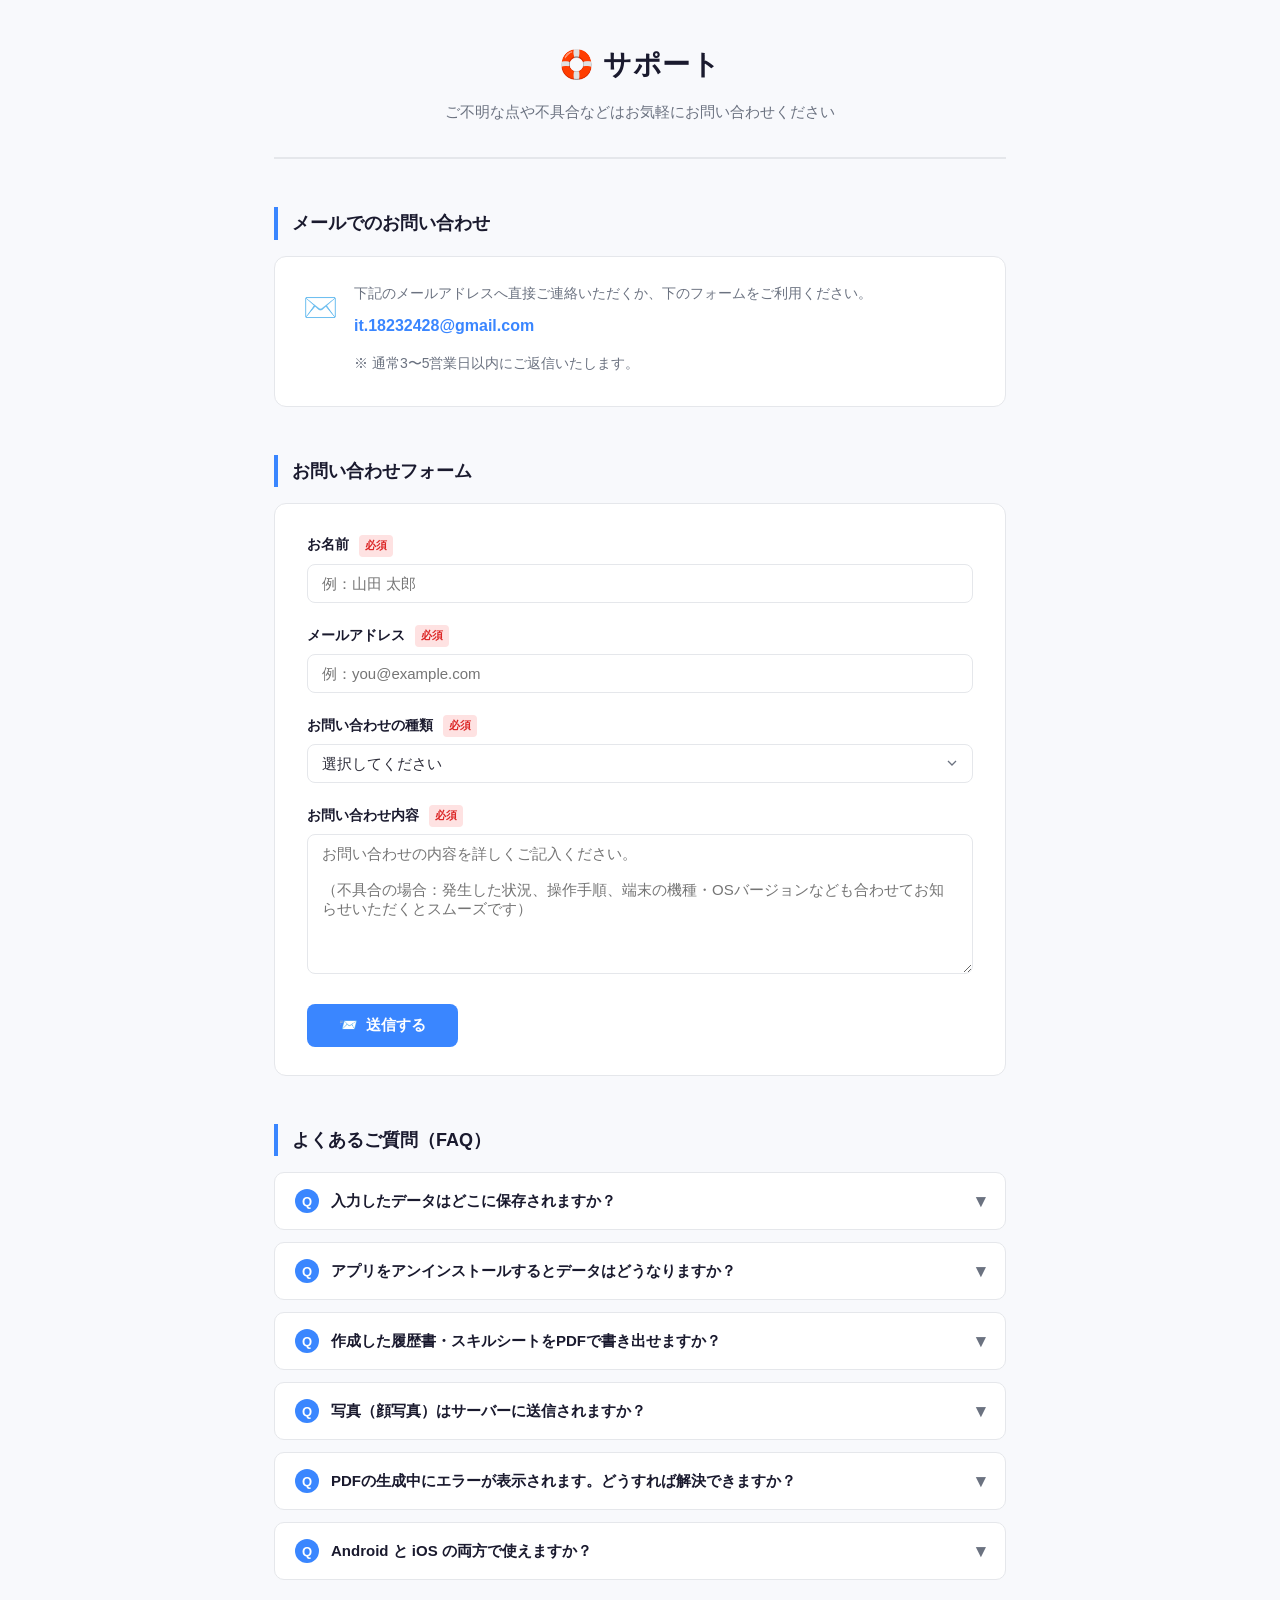
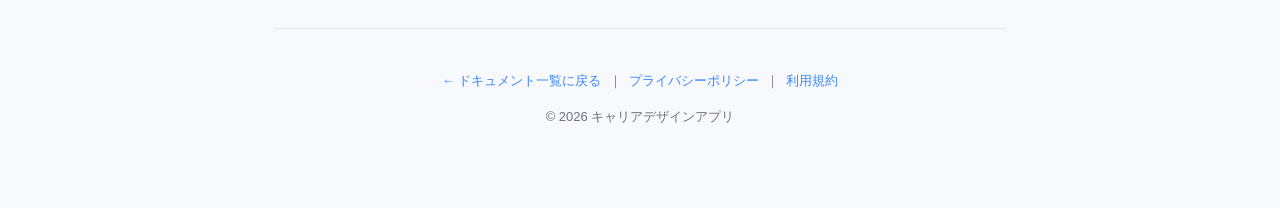
<file: CareerDesignApp/support-page.html>
<!DOCTYPE html>
<html lang="ja">

<head>
    <meta charset="UTF-8">
    <meta name="viewport" content="width=device-width, initial-scale=1.0">
    <title>サポート | キャリアデザインアプリ</title>
    <style>
        :root {
            --primary: #1a1a2e;
            --accent: #3a86ff;
            --accent-light: #eff6ff;
            --bg: #f8f9fc;
            --card-bg: #ffffff;
            --text: #2d2d3a;
            --text-muted: #6b7280;
            --border: #e5e7eb;
            --success: #10b981;
            --success-light: #ecfdf5;
        }

        * {
            margin: 0;
            padding: 0;
            box-sizing: border-box;
        }

        body {
            font-family: -apple-system, BlinkMacSystemFont, 'Hiragino Kaku Gothic ProN', 'Hiragino Sans', Meiryo, sans-serif;
            background-color: var(--bg);
            color: var(--text);
            line-height: 1.8;
            -webkit-font-smoothing: antialiased;
        }

        .container {
            max-width: 780px;
            margin: 0 auto;
            padding: 40px 24px 80px;
        }

        /* ヘッダー */
        header {
            text-align: center;
            margin-bottom: 48px;
            padding-bottom: 32px;
            border-bottom: 2px solid var(--border);
        }

        header h1 {
            font-size: 28px;
            font-weight: 700;
            color: var(--primary);
            letter-spacing: 0.02em;
        }

        header .subtitle {
            font-size: 15px;
            color: var(--text-muted);
            margin-top: 8px;
        }

        /* セクション共通 */
        section {
            margin-bottom: 48px;
        }

        section h2 {
            font-size: 18px;
            font-weight: 700;
            color: var(--primary);
            margin-bottom: 16px;
            padding-left: 14px;
            border-left: 4px solid var(--accent);
        }

        /* メール連絡先 */
        .contact-card {
            background: var(--card-bg);
            border: 1px solid var(--border);
            border-radius: 12px;
            padding: 24px 28px;
            display: flex;
            align-items: flex-start;
            gap: 16px;
        }

        .contact-card .icon {
            font-size: 28px;
            flex-shrink: 0;
            margin-top: 2px;
        }

        .contact-card .info p {
            font-size: 14px;
            color: var(--text-muted);
            margin-bottom: 6px;
        }

        .contact-card .info a {
            font-size: 16px;
            font-weight: 600;
            color: var(--accent);
            text-decoration: none;
            word-break: break-all;
        }

        .contact-card .info a:hover {
            text-decoration: underline;
        }

        .contact-card .note {
            margin-top: 10px;
            font-size: 13px;
            color: var(--text-muted);
        }

        /* お問い合わせフォーム */
        .form-card {
            background: var(--card-bg);
            border: 1px solid var(--border);
            border-radius: 12px;
            padding: 28px 32px;
        }

        .form-group {
            margin-bottom: 20px;
        }

        .form-group label {
            display: block;
            font-size: 14px;
            font-weight: 600;
            color: var(--primary);
            margin-bottom: 6px;
        }

        .form-group label .required {
            display: inline-block;
            margin-left: 6px;
            padding: 1px 6px;
            background: #fee2e2;
            color: #dc2626;
            font-size: 11px;
            font-weight: 600;
            border-radius: 4px;
            vertical-align: middle;
        }

        .form-group input,
        .form-group select,
        .form-group textarea {
            width: 100%;
            padding: 10px 14px;
            border: 1px solid var(--border);
            border-radius: 8px;
            font-size: 15px;
            font-family: inherit;
            color: var(--text);
            background: #fff;
            transition: border-color 0.2s, box-shadow 0.2s;
            appearance: none;
            -webkit-appearance: none;
        }

        .form-group select {
            background-image: url("data:image/svg+xml,%3Csvg xmlns='http://www.w3.org/2000/svg' width='16' height='16' viewBox='0 0 24 24' fill='none' stroke='%236b7280' stroke-width='2'%3E%3Cpolyline points='6 9 12 15 18 9'%3E%3C/polyline%3E%3C/svg%3E");
            background-repeat: no-repeat;
            background-position: right 12px center;
            padding-right: 36px;
        }

        .form-group input:focus,
        .form-group select:focus,
        .form-group textarea:focus {
            outline: none;
            border-color: var(--accent);
            box-shadow: 0 0 0 3px rgba(58, 134, 255, 0.12);
        }

        /* バリデーションエラー */
        .form-group input.error,
        .form-group select.error,
        .form-group textarea.error {
            border-color: #dc2626;
            box-shadow: 0 0 0 3px rgba(220, 38, 38, 0.12);
        }

        .form-group .error-msg {
            display: none;
            margin-top: 5px;
            font-size: 12px;
            color: #dc2626;
        }

        .form-group .error-msg.show {
            display: block;
        }

        .form-group textarea {
            resize: vertical;
            min-height: 140px;
        }

        .submit-btn {
            display: inline-flex;
            align-items: center;
            gap: 8px;
            padding: 12px 32px;
            background: var(--accent);
            color: #fff;
            font-size: 15px;
            font-weight: 600;
            font-family: inherit;
            border: none;
            border-radius: 8px;
            cursor: pointer;
            transition: background 0.2s, transform 0.1s;
        }

        .submit-btn:hover {
            background: #1e6fef;
        }

        .submit-btn:active {
            transform: scale(0.98);
        }

        /* 送信完了メッセージ */
        .success-message {
            display: none;
            background: var(--success-light);
            border: 1px solid #a7f3d0;
            border-radius: 10px;
            padding: 20px 24px;
            margin-top: 20px;
            font-size: 15px;
            color: #065f46;
        }

        .success-message.show {
            display: block;
        }

        /* FAQ */
        .faq-list {
            display: flex;
            flex-direction: column;
            gap: 12px;
        }

        .faq-item {
            background: var(--card-bg);
            border: 1px solid var(--border);
            border-radius: 10px;
            overflow: hidden;
        }

        .faq-question {
            width: 100%;
            display: flex;
            align-items: center;
            justify-content: space-between;
            gap: 12px;
            padding: 16px 20px;
            background: none;
            border: none;
            font-size: 15px;
            font-weight: 600;
            font-family: inherit;
            color: var(--primary);
            text-align: left;
            cursor: pointer;
            transition: background 0.15s;
        }

        .faq-question:hover {
            background: var(--bg);
        }

        .faq-question .q-label {
            flex-shrink: 0;
            width: 24px;
            height: 24px;
            display: flex;
            align-items: center;
            justify-content: center;
            background: var(--accent);
            color: #fff;
            font-size: 13px;
            font-weight: 700;
            border-radius: 50%;
        }

        .faq-question .q-text {
            flex: 1;
        }

        .faq-question .chevron {
            flex-shrink: 0;
            font-size: 18px;
            color: var(--text-muted);
            transition: transform 0.25s;
        }

        .faq-item.open .chevron {
            transform: rotate(180deg);
        }

        .faq-answer {
            display: none;
            padding: 0 20px 18px 60px;
            font-size: 14px;
            color: var(--text-muted);
            line-height: 1.8;
        }

        .faq-item.open .faq-answer {
            display: block;
        }

        /* フッター */
        footer {
            text-align: center;
            padding-top: 40px;
            border-top: 1px solid var(--border);
            font-size: 13px;
            color: var(--text-muted);
        }

        footer a {
            color: var(--accent);
            text-decoration: none;
        }

        footer a:hover {
            text-decoration: underline;
        }

        /* モバイル対応 */
        @media (max-width: 480px) {
            .container {
                padding: 24px 16px 60px;
            }

            header h1 {
                font-size: 22px;
            }

            .form-card {
                padding: 20px 16px;
            }

            .contact-card {
                padding: 20px 16px;
            }

            .faq-answer {
                padding-left: 20px;
            }
        }
    </style>
</head>

<body>
    <div class="container">

        <header>
            <h1>🛟 サポート</h1>
            <p class="subtitle">ご不明な点や不具合などはお気軽にお問い合わせください</p>
        </header>

        <!-- メールアドレス -->
        <section id="contact-email">
            <h2>メールでのお問い合わせ</h2>
            <div class="contact-card">
                <div class="icon">✉️</div>
                <div class="info">
                    <p>下記のメールアドレスへ直接ご連絡いただくか、下のフォームをご利用ください。</p>
                    <a href="mailto:it.18232428@gmail.com">it.18232428@gmail.com</a>
                    <p class="note">※ 通常3〜5営業日以内にご返信いたします。</p>
                </div>
            </div>
        </section>

        <!-- お問い合わせフォーム -->
        <section id="contact-form">
            <h2>お問い合わせフォーム</h2>
            <div class="form-card">
                <form id="supportForm" onsubmit="handleSubmit(event)">

                    <div class="form-group">
                        <label for="name">お名前 <span class="required">必須</span></label>
                        <input type="text" id="name" name="name" placeholder="例：山田 太郎" required>
                    </div>

                    <div class="form-group">
                        <label for="email">メールアドレス <span class="required">必須</span></label>
                        <input type="email" id="email" name="email" placeholder="例：you@example.com" required
                            oninput="clearEmailError()" onblur="validateEmailField()">
                        <span class="error-msg" id="emailError">有効なメールアドレスを入力してください（例：you@example.com）</span>
                    </div>

                    <div class="form-group">
                        <label for="category">お問い合わせの種類 <span class="required">必須</span></label>
                        <select id="category" name="category" required>
                            <option value="" disabled selected>選択してください</option>
                            <option value="bug">不具合・バグの報告</option>
                            <option value="feature">機能・改善のご要望</option>
                            <option value="account">アカウントについて</option>
                            <option value="data">データ・プライバシーについて</option>
                            <option value="other">その他</option>
                        </select>
                    </div>

                    <div class="form-group">
                        <label for="message">お問い合わせ内容 <span class="required">必須</span></label>
                        <textarea id="message" name="message"
                            placeholder="お問い合わせの内容を詳しくご記入ください。&#10;&#10;（不具合の場合：発生した状況、操作手順、端末の機種・OSバージョンなども合わせてお知らせいただくとスムーズです）"
                            required></textarea>
                    </div>

                    <button type="submit" class="submit-btn">
                        <span>📨</span> 送信する
                    </button>
                </form>

                <div class="success-message" id="successMsg">
                    ✅ お問い合わせを受け付けました。通常3〜5営業日以内にご返信いたします。しばらくお待ちください。
                </div>
            </div>
        </section>

        <!-- FAQ -->
        <section id="faq">
            <h2>よくあるご質問（FAQ）</h2>
            <div class="faq-list">

                <div class="faq-item">
                    <button class="faq-question" onclick="toggleFaq(this)" aria-expanded="false">
                        <span class="q-label">Q</span>
                        <span class="q-text">入力したデータはどこに保存されますか？</span>
                        <span class="chevron">▾</span>
                    </button>
                    <div class="faq-answer">
                        アカウントを作成しない場合、すべてのデータはお使いの端末内にのみ保存されます。アカウントを作成した場合は、写真データを除く入力情報が
                        外部サーバーに保存されます。詳しくは<a href="privacy-policy.html">プライバシーポリシー</a>をご確認ください。
                    </div>
                </div>

                <div class="faq-item">
                    <button class="faq-question" onclick="toggleFaq(this)" aria-expanded="false">
                        <span class="q-label">Q</span>
                        <span class="q-text">アプリをアンインストールするとデータはどうなりますか？</span>
                        <span class="chevron">▾</span>
                    </button>
                    <div class="faq-answer">
                        アカウントなしの場合、アンインストールと同時に端末内のすべてのデータが削除されます（復元不可）。アカウントありの場合は、外部サーバーのデータは引き続き保持されます。アカウントごと削除したい場合は、アプリ内設定の「アカウント削除」をご利用ください。
                    </div>
                </div>

                <div class="faq-item">
                    <button class="faq-question" onclick="toggleFaq(this)" aria-expanded="false">
                        <span class="q-label">Q</span>
                        <span class="q-text">作成した履歴書・スキルシートをPDFで書き出せますか？</span>
                        <span class="chevron">▾</span>
                    </button>
                    <div class="faq-answer">
                        はい、対応しています。各書類の画面から「PDF出力」ボタンをタップするとPDFが生成され、端末への保存や共有が可能です。
                    </div>
                </div>

                <div class="faq-item">
                    <button class="faq-question" onclick="toggleFaq(this)" aria-expanded="false">
                        <span class="q-label">Q</span>
                        <span class="q-text">写真（顔写真）はサーバーに送信されますか？</span>
                        <span class="chevron">▾</span>
                    </button>
                    <div class="faq-answer">
                        いいえ。写真データはアカウントの有無にかかわらず、常にお使いの端末内にのみ保存されます。外部サーバーには一切送信されません。
                    </div>
                </div>

                <div class="faq-item">
                    <button class="faq-question" onclick="toggleFaq(this)" aria-expanded="false">
                        <span class="q-label">Q</span>
                        <span class="q-text">PDFの生成中にエラーが表示されます。どうすれば解決できますか？</span>
                        <span class="chevron">▾</span>
                    </button>
                    <div class="faq-answer">
                        以下の手順をお試しください：<br>
                        ① アプリを完全に終了し、再度起動する<br>
                        ② 端末のストレージ空き容量を確認する<br>
                        ③ アプリを最新バージョンにアップデートする<br>
                        それでも解決しない場合は、お問い合わせフォームより端末機種・OSバージョンとともにご連絡ください。
                    </div>
                </div>

                <div class="faq-item">
                    <button class="faq-question" onclick="toggleFaq(this)" aria-expanded="false">
                        <span class="q-label">Q</span>
                        <span class="q-text">Android と iOS の両方で使えますか？</span>
                        <span class="chevron">▾</span>
                    </button>
                    <div class="faq-answer">
                        iOSのみ対応しています。
                    </div>
                </div>

                <!-- 
                <div class="faq-item">
                    <button class="faq-question" onclick="toggleFaq(this)" aria-expanded="false">
                        <span class="q-label">Q</span>
                        <span class="q-text">アプリは無料で使えますか？</span>
                        <span class="chevron">▾</span>
                    </button>
                    <div class="faq-answer">
                        基本機能は無料でご利用いただけます。一部のプレミアム機能については、アプリ内でご確認ください。
                    </div>
                </div>
                -->

            </div>
        </section>

        <footer>
            <p>
                <a href="../index.html">← ドキュメント一覧に戻る</a>
                &nbsp;｜&nbsp;
                <a href="privacy-policy.html">プライバシーポリシー</a>
                &nbsp;｜&nbsp;
                <a href="terms-of-service.html">利用規約</a>
            </p>
            <p style="margin-top: 12px;">© 2026 キャリアデザインアプリ</p>
        </footer>

    </div>

    <script>
        // FAQ アコーディオン
        function toggleFaq(btn) {
            const item = btn.closest('.faq-item');
            const isOpen = item.classList.contains('open');
            item.classList.toggle('open', !isOpen);
            btn.setAttribute('aria-expanded', String(!isOpen));
        }

        // メールアドレスの形式チェック（RFC5322 簡易版）
        function isValidEmail(email) {
            return /^[a-zA-Z0-9._%+\-]+@[a-zA-Z0-9.\-]+\.[a-zA-Z]{2,}$/.test(email);
        }

        // フォーカスアウト時のバリデーション
        function validateEmailField() {
            const emailInput = document.getElementById('email');
            const emailError = document.getElementById('emailError');
            const value = emailInput.value.trim();

            if (value === '') {
                // 空の場合はブラウザの required に任せる（エラー表示しない）
                emailInput.classList.remove('error');
                emailError.classList.remove('show');
                return true;
            }

            if (!isValidEmail(value)) {
                emailInput.classList.add('error');
                emailError.classList.add('show');
                return false;
            }

            emailInput.classList.remove('error');
            emailError.classList.remove('show');
            return true;
        }

        // 入力中にエラー表示をリアルタイムでクリア
        function clearEmailError() {
            const emailInput = document.getElementById('email');
            const emailError = document.getElementById('emailError');
            if (isValidEmail(emailInput.value.trim())) {
                emailInput.classList.remove('error');
                emailError.classList.remove('show');
            }
        }

        // お問い合わせフォーム送信（mailto リダイレクト）
        function handleSubmit(event) {
            event.preventDefault();

            // 送信前にメールアドレスを最終チェック
            if (!validateEmailField()) {
                document.getElementById('email').focus();
                return;
            }

            const name = document.getElementById('name').value.trim();
            const email = document.getElementById('email').value.trim();
            const category = document.getElementById('category').value;
            const message = document.getElementById('message').value.trim();

            const categoryLabels = {
                bug: '不具合・バグの報告',
                feature: '機能・改善のご要望',
                account: 'アカウントについて',
                data: 'データ・プライバシーについて',
                other: 'その他'
            };

            const subject = encodeURIComponent(`【${categoryLabels[category] || 'お問い合わせ'}】キャリアデザインアプリ サポート`);
            const body = encodeURIComponent(
                `お名前：${name}\n` +
                `返信先メールアドレス：${email}\n` +
                `種類：${categoryLabels[category] || category}\n\n` +
                `【お問い合わせ内容】\n${message}`
            );

            window.location.href = `mailto:it.18232428@gmail.com?subject=${subject}&body=${body}`;

            // 成功メッセージを表示
            document.getElementById('successMsg').classList.add('show');
            document.getElementById('supportForm').reset();
            // リセット後にエラー表示も消す
            document.getElementById('email').classList.remove('error');
            document.getElementById('emailError').classList.remove('show');
        }
    </script>
</body>

</html>
</file>
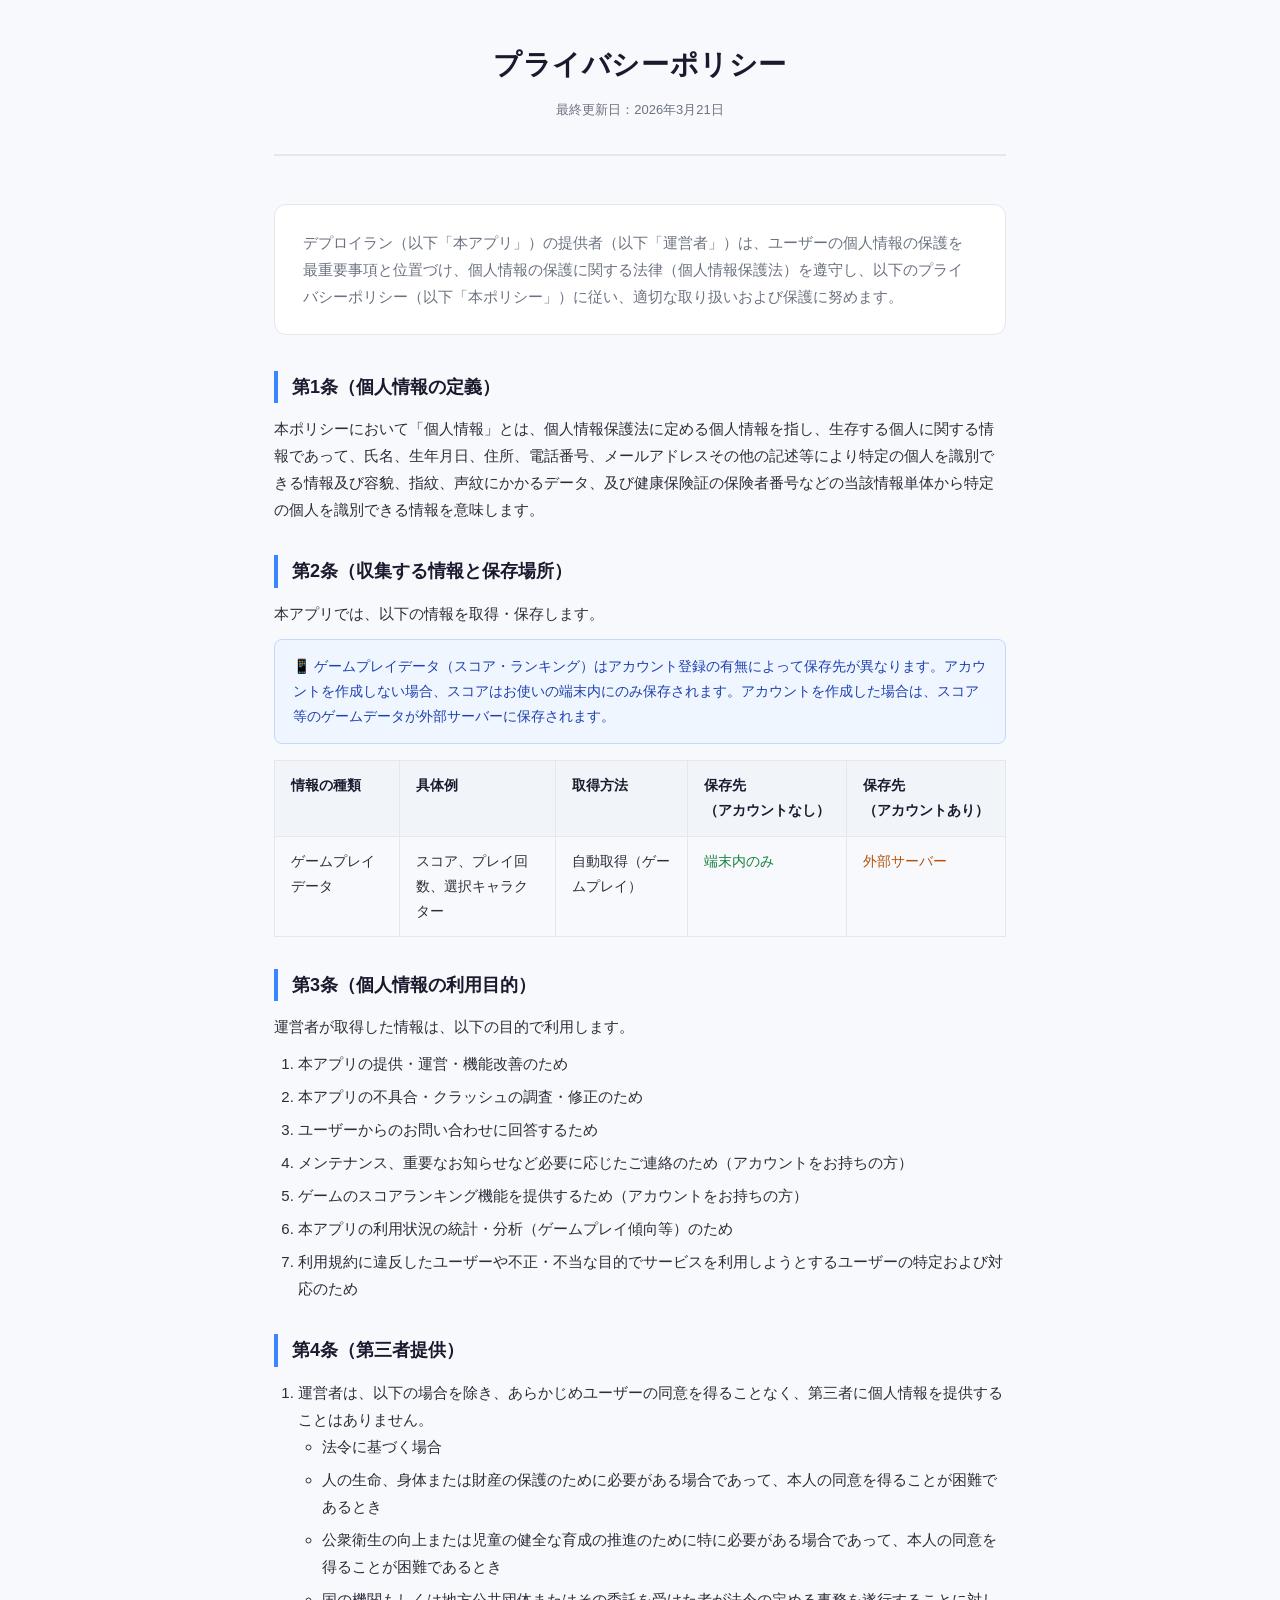
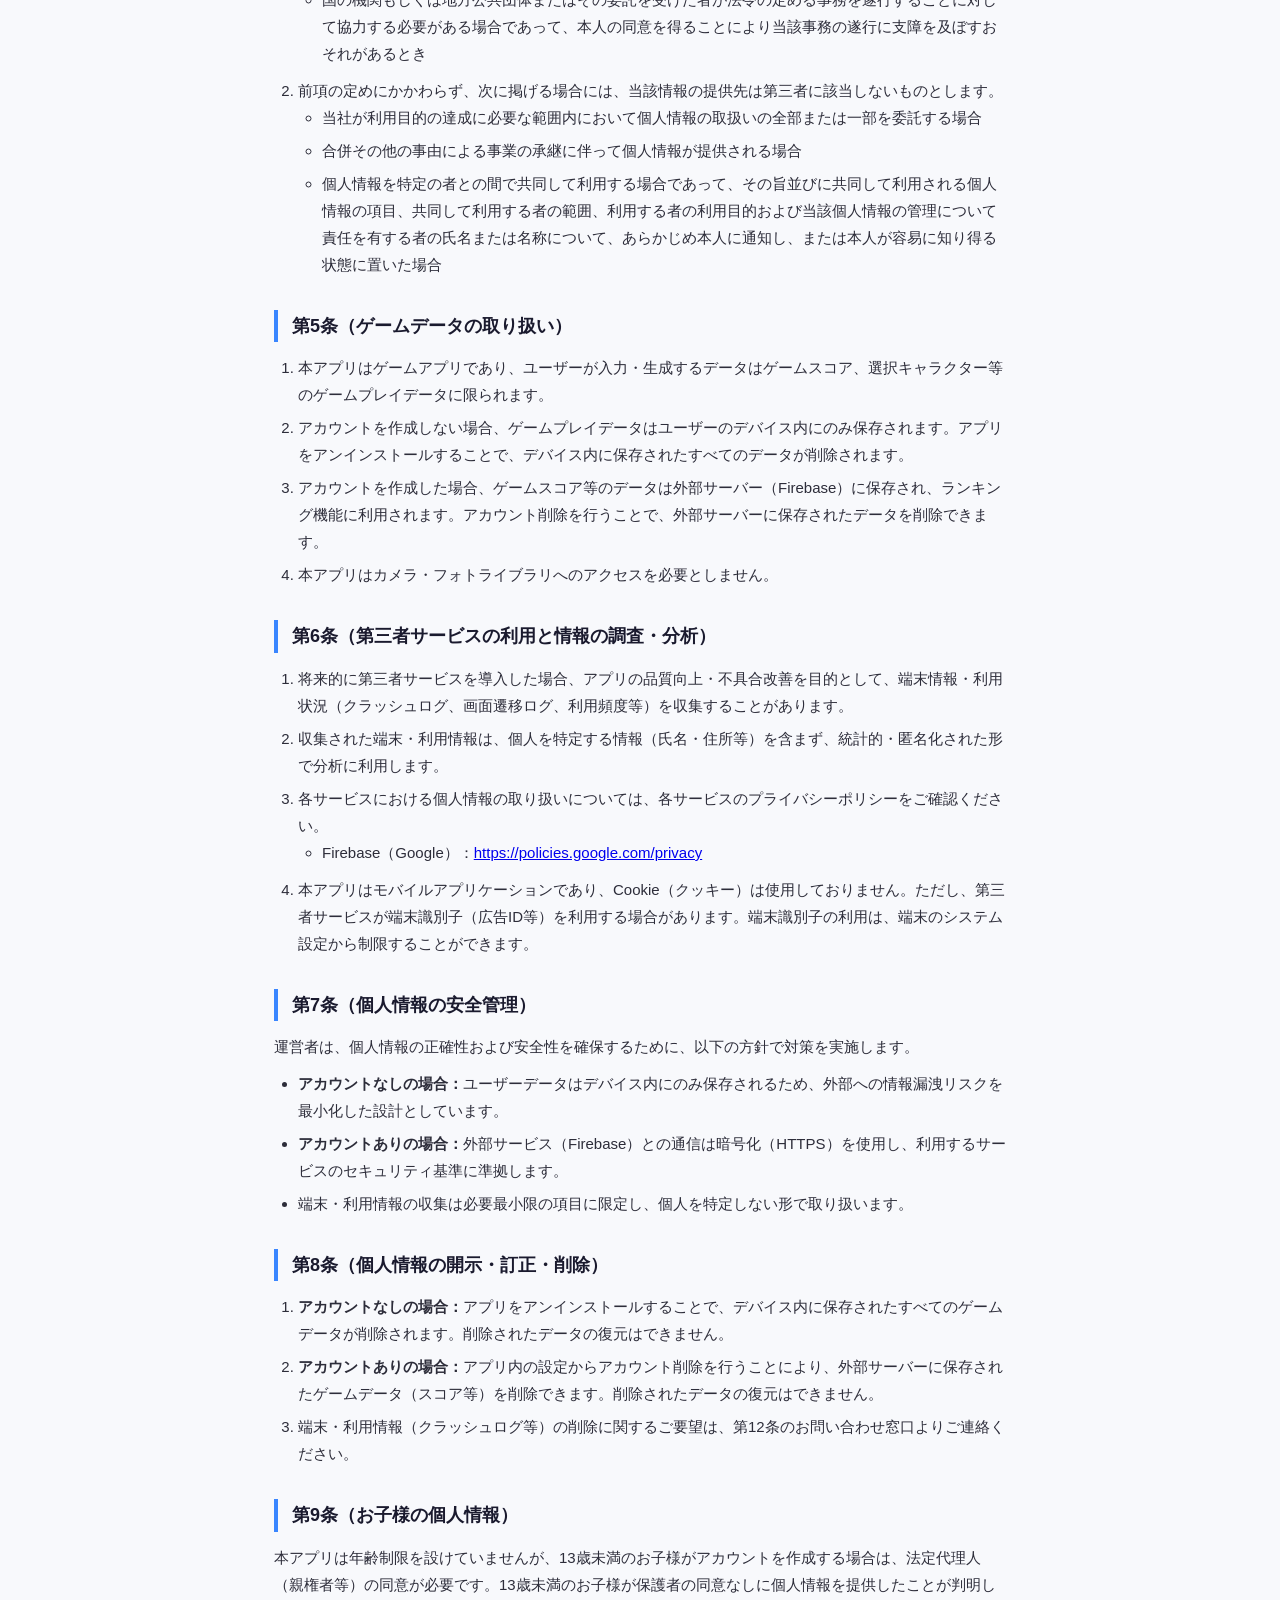
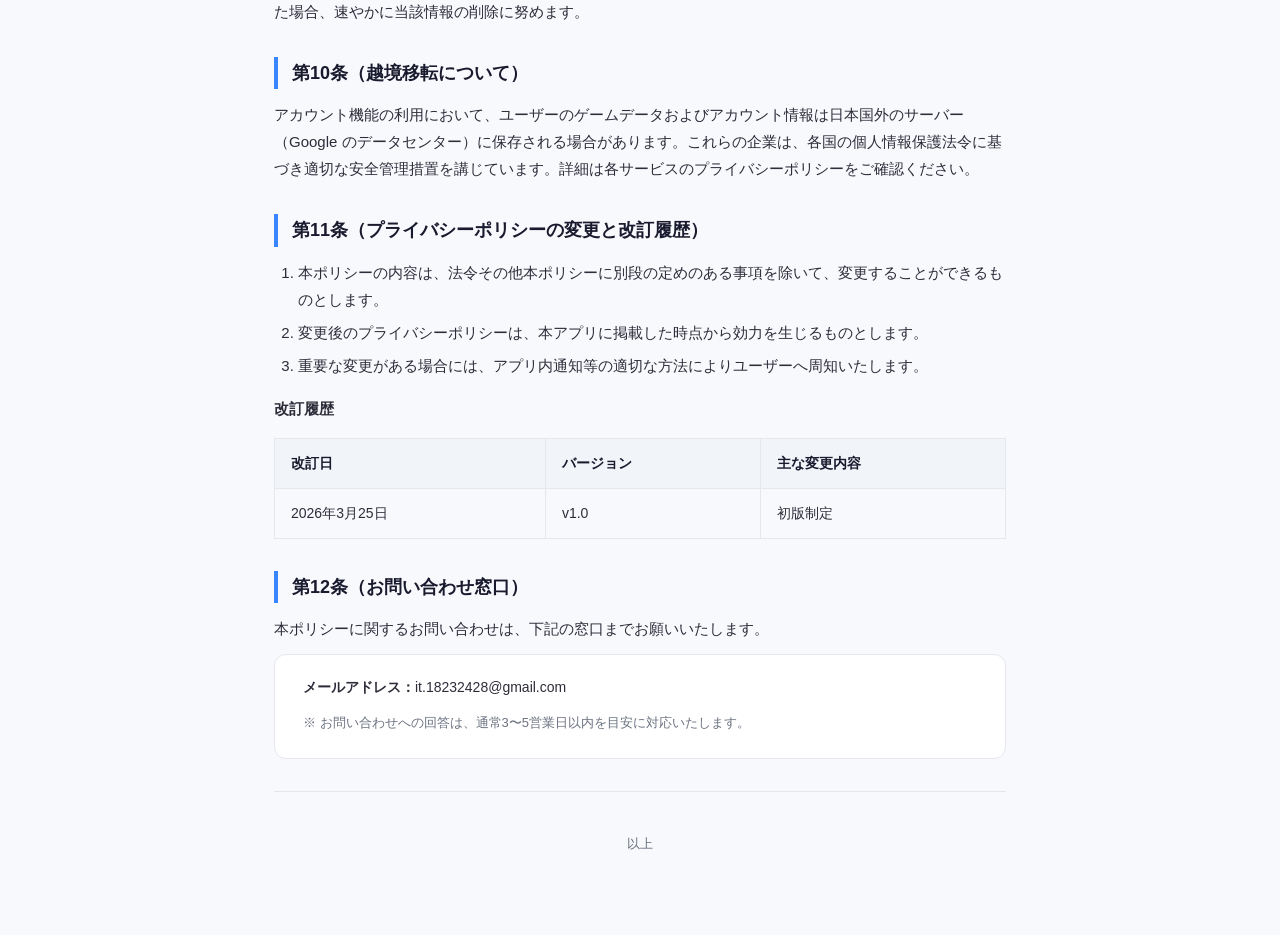
<file: DeployRun/privacy-policy.html>
<!DOCTYPE html>
<html lang="ja">

<head>
    <meta charset="UTF-8">
    <meta name="viewport" content="width=device-width, initial-scale=1.0">
    <title>プライバシーポリシー | デプロイラン</title>
    <style>
        :root {
            --primary: #1a1a2e;
            --accent: #3a86ff;
            --bg: #f8f9fc;
            --card-bg: #ffffff;
            --text: #2d2d3a;
            --text-muted: #6b7280;
            --border: #e5e7eb;
        }

        * {
            margin: 0;
            padding: 0;
            box-sizing: border-box;
        }

        body {
            font-family: -apple-system, BlinkMacSystemFont, 'Hiragino Kaku Gothic ProN', 'Hiragino Sans', Meiryo, sans-serif;
            background-color: var(--bg);
            color: var(--text);
            line-height: 1.8;
            -webkit-font-smoothing: antialiased;
        }

        .container {
            max-width: 780px;
            margin: 0 auto;
            padding: 40px 24px 80px;
        }

        header {
            text-align: center;
            margin-bottom: 48px;
            padding-bottom: 32px;
            border-bottom: 2px solid var(--border);
        }

        header h1 {
            font-size: 28px;
            font-weight: 700;
            color: var(--primary);
            letter-spacing: 0.02em;
        }

        header .updated {
            font-size: 13px;
            color: var(--text-muted);
            margin-top: 8px;
        }

        .intro {
            background: var(--card-bg);
            border: 1px solid var(--border);
            border-radius: 12px;
            padding: 24px 28px;
            margin-bottom: 36px;
            font-size: 15px;
            color: var(--text-muted);
        }

        section {
            margin-bottom: 32px;
        }

        section h2 {
            font-size: 18px;
            font-weight: 700;
            color: var(--primary);
            margin-bottom: 12px;
            padding-left: 14px;
            border-left: 4px solid var(--accent);
        }

        section p,
        section li {
            font-size: 15px;
            color: var(--text);
        }

        section p {
            margin-bottom: 10px;
        }

        section ol,
        section ul {
            padding-left: 24px;
            margin-bottom: 10px;
        }

        section li {
            margin-bottom: 6px;
        }

        table {
            width: 100%;
            border-collapse: collapse;
            margin: 16px 0;
            font-size: 14px;
        }

        table th,
        table td {
            border: 1px solid var(--border);
            padding: 12px 16px;
            text-align: left;
            vertical-align: top;
        }

        table th {
            background: #f1f5f9;
            font-weight: 600;
            color: var(--primary);
            white-space: nowrap;
        }

        table td {
            color: var(--text);
        }

        table td.local {
            color: #15803d;
            font-weight: 500;
        }

        table td.server {
            color: #b45309;
            font-weight: 500;
        }

        footer {
            text-align: center;
            padding-top: 40px;
            border-top: 1px solid var(--border);
            font-size: 13px;
            color: var(--text-muted);
        }

        .contact-box {
            background: var(--card-bg);
            border: 1px solid var(--border);
            border-radius: 12px;
            padding: 20px 28px;
            margin-top: 12px;
        }

        .contact-box p {
            margin-bottom: 4px;
            font-size: 14px;
        }

        .highlight-box {
            background: #eff6ff;
            border: 1px solid #bfdbfe;
            border-radius: 8px;
            padding: 14px 18px;
            margin: 12px 0;
            font-size: 14px;
            color: #1e40af;
        }

        .note-box {
            background: #fffbeb;
            border: 1px solid #fde68a;
            border-radius: 8px;
            padding: 14px 18px;
            margin: 12px 0;
            font-size: 14px;
            color: #92400e;
        }

        .revision-table th {
            white-space: normal;
        }
    </style>
</head>

<body>
    <div class="container">
        <header>
            <h1>プライバシーポリシー</h1>
            <p class="updated">最終更新日：2026年3月21日</p>
        </header>

        <div class="intro">
            デプロイラン（以下「本アプリ」）の提供者（以下「運営者」）は、ユーザーの個人情報の保護を最重要事項と位置づけ、個人情報の保護に関する法律（個人情報保護法）を遵守し、以下のプライバシーポリシー（以下「本ポリシー」）に従い、適切な取り扱いおよび保護に努めます。
        </div>

        <!-- 第1条 -->
        <section>
            <h2>第1条（個人情報の定義）</h2>
            <p>本ポリシーにおいて「個人情報」とは、個人情報保護法に定める個人情報を指し、生存する個人に関する情報であって、氏名、生年月日、住所、電話番号、メールアドレスその他の記述等により特定の個人を識別できる情報及び容貌、指紋、声紋にかかるデータ、及び健康保険証の保険者番号などの当該情報単体から特定の個人を識別できる情報を意味します。
            </p>
        </section>

        <!-- 第2条 -->
        <section>
            <h2>第2条（収集する情報と保存場所）</h2>
            <p>本アプリでは、以下の情報を取得・保存します。</p>
            <div class="highlight-box">
                📱
                ゲームプレイデータ（スコア・ランキング）はアカウント登録の有無によって保存先が異なります。アカウントを作成しない場合、スコアはお使いの端末内にのみ保存されます。アカウントを作成した場合は、スコア等のゲームデータが外部サーバーに保存されます。
            </div>
            <table>
                <thead>
                    <tr>
                        <th>情報の種類</th>
                        <th>具体例</th>
                        <th>取得方法</th>
                        <th>保存先<br>（アカウントなし）</th>
                        <th>保存先<br>（アカウントあり）</th>
                    </tr>
                </thead>
                <tbody>
                    <tr>
                        <td>ゲームプレイデータ</td>
                        <td>スコア、プレイ回数、選択キャラクター</td>
                        <td>自動取得（ゲームプレイ）</td>
                        <td class="local">端末内のみ</td>
                        <td class="server">外部サーバー</td>
                    </tr>
                </tbody>
            </table>
        </section>

        <!-- 第3条 -->
        <section>
            <h2>第3条（個人情報の利用目的）</h2>
            <p>運営者が取得した情報は、以下の目的で利用します。</p>
            <ol>
                <li>本アプリの提供・運営・機能改善のため</li>
                <li>本アプリの不具合・クラッシュの調査・修正のため</li>
                <li>ユーザーからのお問い合わせに回答するため</li>
                <li>メンテナンス、重要なお知らせなど必要に応じたご連絡のため（アカウントをお持ちの方）</li>
                <li>ゲームのスコアランキング機能を提供するため（アカウントをお持ちの方）</li>
                <li>本アプリの利用状況の統計・分析（ゲームプレイ傾向等）のため</li>
                <li>利用規約に違反したユーザーや不正・不当な目的でサービスを利用しようとするユーザーの特定および対応のため</li>
            </ol>
        </section>

        <!-- 第4条 -->
        <section>
            <h2>第4条（第三者提供）</h2>
            <ol>
                <li>運営者は、以下の場合を除き、あらかじめユーザーの同意を得ることなく、第三者に個人情報を提供することはありません。
                    <ul>
                        <li>法令に基づく場合</li>
                        <li>人の生命、身体または財産の保護のために必要がある場合であって、本人の同意を得ることが困難であるとき</li>
                        <li>公衆衛生の向上または児童の健全な育成の推進のために特に必要がある場合であって、本人の同意を得ることが困難であるとき</li>
                        <li>国の機関もしくは地方公共団体またはその委託を受けた者が法令の定める事務を遂行することに対して協力する必要がある場合であって、本人の同意を得ることにより当該事務の遂行に支障を及ぼすおそれがあるとき
                        </li>
                    </ul>
                </li>
                <li>前項の定めにかかわらず、次に掲げる場合には、当該情報の提供先は第三者に該当しないものとします。
                    <ul>
                        <li>当社が利用目的の達成に必要な範囲内において個人情報の取扱いの全部または一部を委託する場合</li>
                        <li>合併その他の事由による事業の承継に伴って個人情報が提供される場合</li>
                        <li>個人情報を特定の者との間で共同して利用する場合であって、その旨並びに共同して利用される個人情報の項目、共同して利用する者の範囲、利用する者の利用目的および当該個人情報の管理について責任を有する者の氏名または名称について、あらかじめ本人に通知し、または本人が容易に知り得る状態に置いた場合
                        </li>
                    </ul>
                </li>
            </ol>
        </section>

        <!-- 第5条 -->
        <section>
            <h2>第5条（ゲームデータの取り扱い）</h2>
            <ol>
                <li>本アプリはゲームアプリであり、ユーザーが入力・生成するデータはゲームスコア、選択キャラクター等のゲームプレイデータに限られます。</li>
                <li>アカウントを作成しない場合、ゲームプレイデータはユーザーのデバイス内にのみ保存されます。アプリをアンインストールすることで、デバイス内に保存されたすべてのデータが削除されます。</li>
                <li>アカウントを作成した場合、ゲームスコア等のデータは外部サーバー（Firebase）に保存され、ランキング機能に利用されます。アカウント削除を行うことで、外部サーバーに保存されたデータを削除できます。
                </li>
                <li>本アプリはカメラ・フォトライブラリへのアクセスを必要としません。</li>
            </ol>
        </section>

        <!-- 第6条 -->
        <section>
            <h2>第6条（第三者サービスの利用と情報の調査・分析）</h2>
            <ol>
                <li>将来的に第三者サービスを導入した場合、アプリの品質向上・不具合改善を目的として、端末情報・利用状況（クラッシュログ、画面遷移ログ、利用頻度等）を収集することがあります。</li>
                <li>収集された端末・利用情報は、個人を特定する情報（氏名・住所等）を含まず、統計的・匿名化された形で分析に利用します。</li>
                <li>各サービスにおける個人情報の取り扱いについては、各サービスのプライバシーポリシーをご確認ください。
                    <ul>
                        <li>Firebase（Google）：<a href="https://policies.google.com/privacy" target="_blank"
                                rel="noopener">https://policies.google.com/privacy</a></li>
                    </ul>
                </li>
                <li>本アプリはモバイルアプリケーションであり、Cookie（クッキー）は使用しておりません。ただし、第三者サービスが端末識別子（広告ID等）を利用する場合があります。端末識別子の利用は、端末のシステム設定から制限することができます。
                </li>
            </ol>
        </section>

        <!-- 第7条 -->
        <section>
            <h2>第7条（個人情報の安全管理）</h2>
            <p>運営者は、個人情報の正確性および安全性を確保するために、以下の方針で対策を実施します。</p>
            <ul>
                <li><strong>アカウントなしの場合：</strong>ユーザーデータはデバイス内にのみ保存されるため、外部への情報漏洩リスクを最小化した設計としています。</li>
                <li><strong>アカウントありの場合：</strong>外部サービス（Firebase）との通信は暗号化（HTTPS）を使用し、利用するサービスのセキュリティ基準に準拠します。
                </li>
                <li>端末・利用情報の収集は必要最小限の項目に限定し、個人を特定しない形で取り扱います。</li>
            </ul>
        </section>

        <!-- 第8条 -->
        <section>
            <h2>第8条（個人情報の開示・訂正・削除）</h2>
            <ol>
                <li><strong>アカウントなしの場合：</strong>アプリをアンインストールすることで、デバイス内に保存されたすべてのゲームデータが削除されます。削除されたデータの復元はできません。
                </li>
                <li><strong>アカウントありの場合：</strong>アプリ内の設定からアカウント削除を行うことにより、外部サーバーに保存されたゲームデータ（スコア等）を削除できます。削除されたデータの復元はできません。
                </li>
                <li>端末・利用情報（クラッシュログ等）の削除に関するご要望は、第12条のお問い合わせ窓口よりご連絡ください。</li>
            </ol>
        </section>

        <!-- 第9条 -->
        <section>
            <h2>第9条（お子様の個人情報）</h2>
            <p>本アプリは年齢制限を設けていませんが、13歳未満のお子様がアカウントを作成する場合は、法定代理人（親権者等）の同意が必要です。13歳未満のお子様が保護者の同意なしに個人情報を提供したことが判明した場合、速やかに当該情報の削除に努めます。
            </p>
        </section>

        <!-- 第10条 -->
        <section>
            <h2>第10条（越境移転について）</h2>
            <p>アカウント機能の利用において、ユーザーのゲームデータおよびアカウント情報は日本国外のサーバー（Google
                のデータセンター）に保存される場合があります。これらの企業は、各国の個人情報保護法令に基づき適切な安全管理措置を講じています。詳細は各サービスのプライバシーポリシーをご確認ください。
            </p>
        </section>

        <!-- 第11条 -->
        <section>
            <h2>第11条（プライバシーポリシーの変更と改訂履歴）</h2>
            <ol>
                <li>本ポリシーの内容は、法令その他本ポリシーに別段の定めのある事項を除いて、変更することができるものとします。</li>
                <li>変更後のプライバシーポリシーは、本アプリに掲載した時点から効力を生じるものとします。</li>
                <li>重要な変更がある場合には、アプリ内通知等の適切な方法によりユーザーへ周知いたします。</li>
            </ol>
            <p style="margin-top: 16px; font-weight: 600;">改訂履歴</p>
            <table class="revision-table">
                <thead>
                    <tr>
                        <th>改訂日</th>
                        <th>バージョン</th>
                        <th>主な変更内容</th>
                    </tr>
                </thead>
                <tbody>
                    <tr>
                        <td>2026年3月25日</td>
                        <td>v1.0</td>
                        <td>初版制定</td>
                    </tr>
                </tbody>
            </table>
        </section>

        <!-- 第12条 -->
        <section>
            <h2>第12条（お問い合わせ窓口）</h2>
            <p>本ポリシーに関するお問い合わせは、下記の窓口までお願いいたします。</p>
            <div class="contact-box">
                <p><strong>メールアドレス：</strong>it.18232428@gmail.com</p>
                <p style="margin-top: 10px; font-size: 13px; color: #6b7280;">※ お問い合わせへの回答は、通常3〜5営業日以内を目安に対応いたします。</p>
            </div>
        </section>

        <footer>
            <p>以上</p>
        </footer>
    </div>
</body>

</html>
</file>
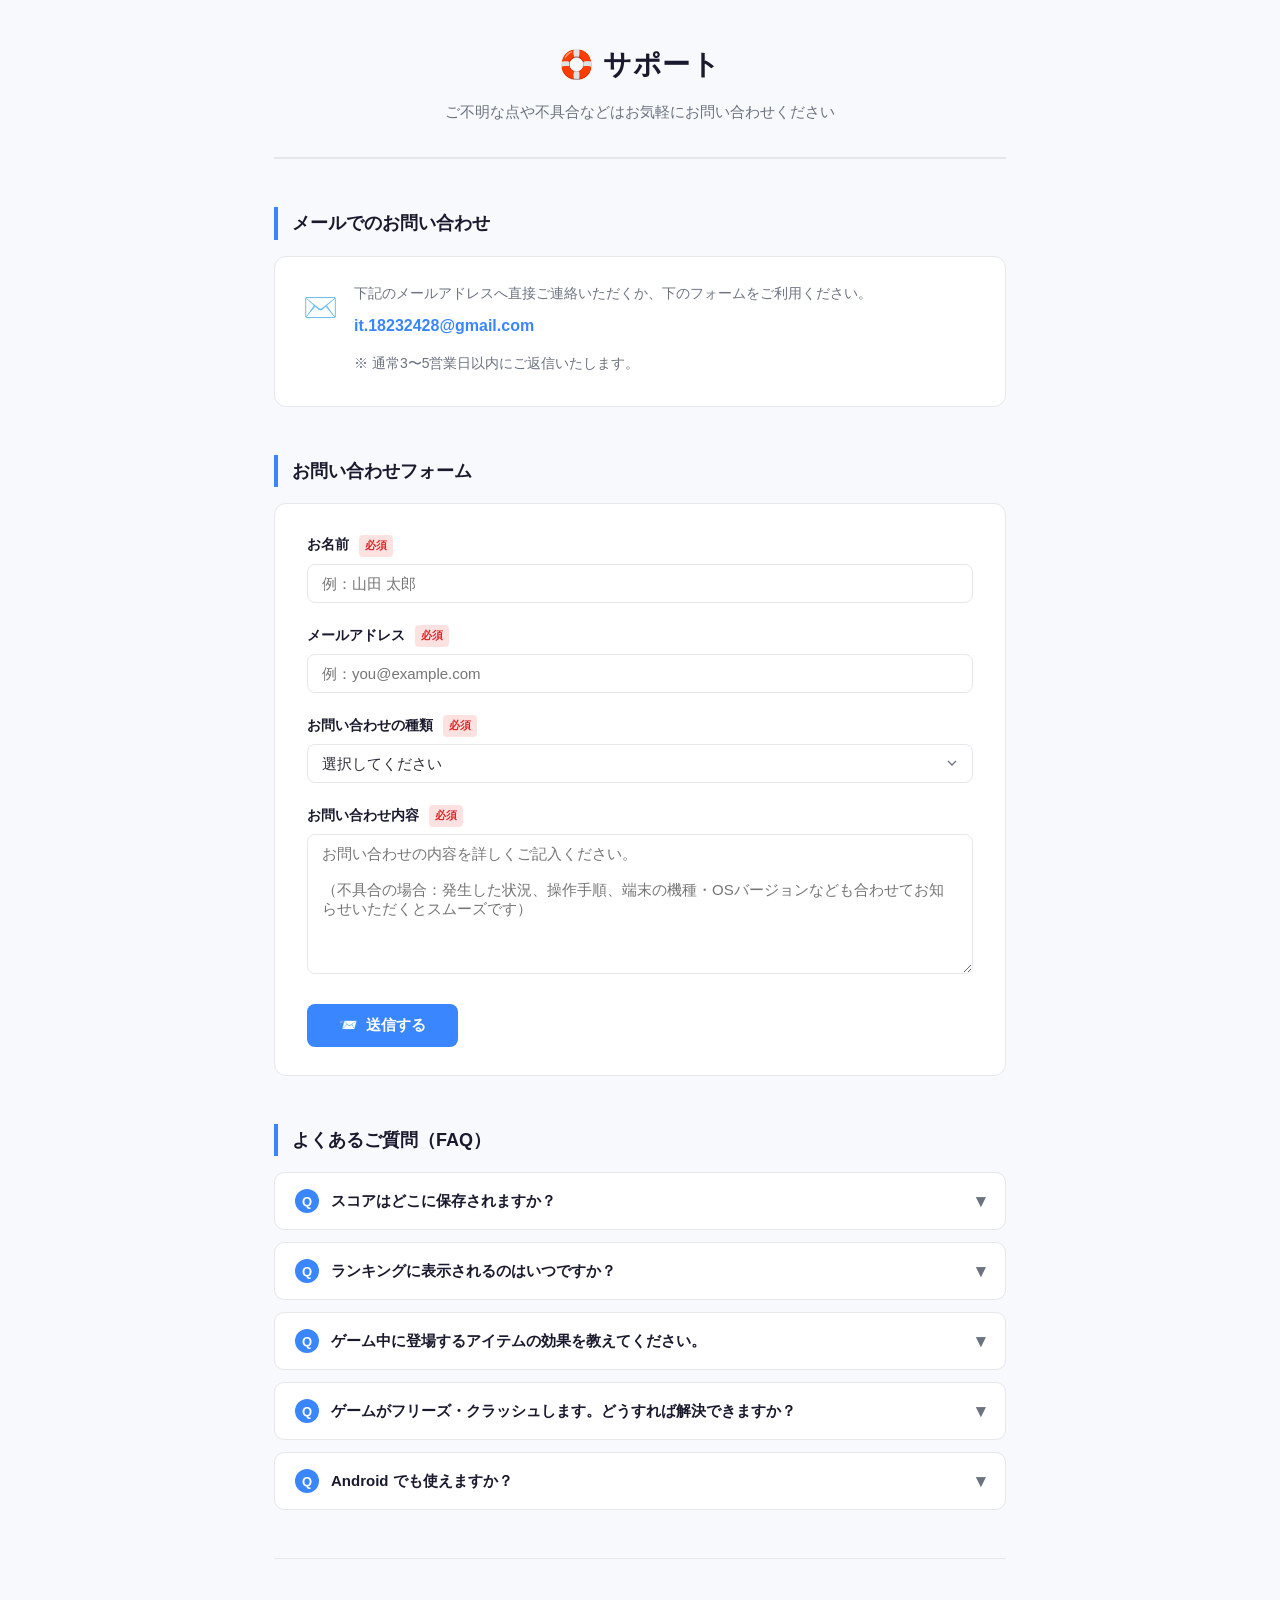
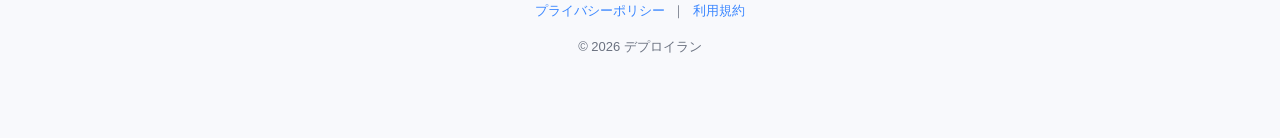
<file: DeployRun/support-page.html>
<!DOCTYPE html>
<html lang="ja">

<head>
    <meta charset="UTF-8">
    <meta name="viewport" content="width=device-width, initial-scale=1.0">
    <title>サポート | デプロイラン</title>
    <style>
        :root {
            --primary: #1a1a2e;
            --accent: #3a86ff;
            --accent-light: #eff6ff;
            --bg: #f8f9fc;
            --card-bg: #ffffff;
            --text: #2d2d3a;
            --text-muted: #6b7280;
            --border: #e5e7eb;
            --success: #10b981;
            --success-light: #ecfdf5;
        }

        * {
            margin: 0;
            padding: 0;
            box-sizing: border-box;
        }

        body {
            font-family: -apple-system, BlinkMacSystemFont, 'Hiragino Kaku Gothic ProN', 'Hiragino Sans', Meiryo, sans-serif;
            background-color: var(--bg);
            color: var(--text);
            line-height: 1.8;
            -webkit-font-smoothing: antialiased;
        }

        .container {
            max-width: 780px;
            margin: 0 auto;
            padding: 40px 24px 80px;
        }

        /* ヘッダー */
        header {
            text-align: center;
            margin-bottom: 48px;
            padding-bottom: 32px;
            border-bottom: 2px solid var(--border);
        }

        header h1 {
            font-size: 28px;
            font-weight: 700;
            color: var(--primary);
            letter-spacing: 0.02em;
        }

        header .subtitle {
            font-size: 15px;
            color: var(--text-muted);
            margin-top: 8px;
        }

        /* セクション共通 */
        section {
            margin-bottom: 48px;
        }

        section h2 {
            font-size: 18px;
            font-weight: 700;
            color: var(--primary);
            margin-bottom: 16px;
            padding-left: 14px;
            border-left: 4px solid var(--accent);
        }

        /* メール連絡先 */
        .contact-card {
            background: var(--card-bg);
            border: 1px solid var(--border);
            border-radius: 12px;
            padding: 24px 28px;
            display: flex;
            align-items: flex-start;
            gap: 16px;
        }

        .contact-card .icon {
            font-size: 28px;
            flex-shrink: 0;
            margin-top: 2px;
        }

        .contact-card .info p {
            font-size: 14px;
            color: var(--text-muted);
            margin-bottom: 6px;
        }

        .contact-card .info a {
            font-size: 16px;
            font-weight: 600;
            color: var(--accent);
            text-decoration: none;
            word-break: break-all;
        }

        .contact-card .info a:hover {
            text-decoration: underline;
        }

        .contact-card .note {
            margin-top: 10px;
            font-size: 13px;
            color: var(--text-muted);
        }

        /* お問い合わせフォーム */
        .form-card {
            background: var(--card-bg);
            border: 1px solid var(--border);
            border-radius: 12px;
            padding: 28px 32px;
        }

        .form-group {
            margin-bottom: 20px;
        }

        .form-group label {
            display: block;
            font-size: 14px;
            font-weight: 600;
            color: var(--primary);
            margin-bottom: 6px;
        }

        .form-group label .required {
            display: inline-block;
            margin-left: 6px;
            padding: 1px 6px;
            background: #fee2e2;
            color: #dc2626;
            font-size: 11px;
            font-weight: 600;
            border-radius: 4px;
            vertical-align: middle;
        }

        .form-group input,
        .form-group select,
        .form-group textarea {
            width: 100%;
            padding: 10px 14px;
            border: 1px solid var(--border);
            border-radius: 8px;
            font-size: 15px;
            font-family: inherit;
            color: var(--text);
            background: #fff;
            transition: border-color 0.2s, box-shadow 0.2s;
            appearance: none;
            -webkit-appearance: none;
        }

        .form-group select {
            background-image: url("data:image/svg+xml,%3Csvg xmlns='http://www.w3.org/2000/svg' width='16' height='16' viewBox='0 0 24 24' fill='none' stroke='%236b7280' stroke-width='2'%3E%3Cpolyline points='6 9 12 15 18 9'%3E%3C/polyline%3E%3C/svg%3E");
            background-repeat: no-repeat;
            background-position: right 12px center;
            padding-right: 36px;
        }

        .form-group input:focus,
        .form-group select:focus,
        .form-group textarea:focus {
            outline: none;
            border-color: var(--accent);
            box-shadow: 0 0 0 3px rgba(58, 134, 255, 0.12);
        }

        /* バリデーションエラー */
        .form-group input.error,
        .form-group select.error,
        .form-group textarea.error {
            border-color: #dc2626;
            box-shadow: 0 0 0 3px rgba(220, 38, 38, 0.12);
        }

        .form-group .error-msg {
            display: none;
            margin-top: 5px;
            font-size: 12px;
            color: #dc2626;
        }

        .form-group .error-msg.show {
            display: block;
        }

        .form-group textarea {
            resize: vertical;
            min-height: 140px;
        }

        .submit-btn {
            display: inline-flex;
            align-items: center;
            gap: 8px;
            padding: 12px 32px;
            background: var(--accent);
            color: #fff;
            font-size: 15px;
            font-weight: 600;
            font-family: inherit;
            border: none;
            border-radius: 8px;
            cursor: pointer;
            transition: background 0.2s, transform 0.1s;
        }

        .submit-btn:hover {
            background: #1e6fef;
        }

        .submit-btn:active {
            transform: scale(0.98);
        }

        /* 送信完了メッセージ */
        .success-message {
            display: none;
            background: var(--success-light);
            border: 1px solid #a7f3d0;
            border-radius: 10px;
            padding: 20px 24px;
            margin-top: 20px;
            font-size: 15px;
            color: #065f46;
        }

        .success-message.show {
            display: block;
        }

        /* FAQ */
        .faq-list {
            display: flex;
            flex-direction: column;
            gap: 12px;
        }

        .faq-item {
            background: var(--card-bg);
            border: 1px solid var(--border);
            border-radius: 10px;
            overflow: hidden;
        }

        .faq-question {
            width: 100%;
            display: flex;
            align-items: center;
            justify-content: space-between;
            gap: 12px;
            padding: 16px 20px;
            background: none;
            border: none;
            font-size: 15px;
            font-weight: 600;
            font-family: inherit;
            color: var(--primary);
            text-align: left;
            cursor: pointer;
            transition: background 0.15s;
        }

        .faq-question:hover {
            background: var(--bg);
        }

        .faq-question .q-label {
            flex-shrink: 0;
            width: 24px;
            height: 24px;
            display: flex;
            align-items: center;
            justify-content: center;
            background: var(--accent);
            color: #fff;
            font-size: 13px;
            font-weight: 700;
            border-radius: 50%;
        }

        .faq-question .q-text {
            flex: 1;
        }

        .faq-question .chevron {
            flex-shrink: 0;
            font-size: 18px;
            color: var(--text-muted);
            transition: transform 0.25s;
        }

        .faq-item.open .chevron {
            transform: rotate(180deg);
        }

        .faq-answer {
            display: none;
            padding: 0 20px 18px 60px;
            font-size: 14px;
            color: var(--text-muted);
            line-height: 1.8;
        }

        .faq-item.open .faq-answer {
            display: block;
        }

        /* フッター */
        footer {
            text-align: center;
            padding-top: 40px;
            border-top: 1px solid var(--border);
            font-size: 13px;
            color: var(--text-muted);
        }

        footer a {
            color: var(--accent);
            text-decoration: none;
        }

        footer a:hover {
            text-decoration: underline;
        }

        /* モバイル対応 */
        @media (max-width: 480px) {
            .container {
                padding: 24px 16px 60px;
            }

            header h1 {
                font-size: 22px;
            }

            .form-card {
                padding: 20px 16px;
            }

            .contact-card {
                padding: 20px 16px;
            }

            .faq-answer {
                padding-left: 20px;
            }
        }
    </style>
</head>

<body>
    <div class="container">

        <header>
            <h1>🛟 サポート</h1>
            <p class="subtitle">ご不明な点や不具合などはお気軽にお問い合わせください</p>
        </header>

        <!-- メールアドレス -->
        <section id="contact-email">
            <h2>メールでのお問い合わせ</h2>
            <div class="contact-card">
                <div class="icon">✉️</div>
                <div class="info">
                    <p>下記のメールアドレスへ直接ご連絡いただくか、下のフォームをご利用ください。</p>
                    <a href="mailto:it.18232428@gmail.com">it.18232428@gmail.com</a>
                    <p class="note">※ 通常3〜5営業日以内にご返信いたします。</p>
                </div>
            </div>
        </section>

        <!-- お問い合わせフォーム -->
        <section id="contact-form">
            <h2>お問い合わせフォーム</h2>
            <div class="form-card">
                <form id="supportForm" onsubmit="handleSubmit(event)">

                    <div class="form-group">
                        <label for="name">お名前 <span class="required">必須</span></label>
                        <input type="text" id="name" name="name" placeholder="例：山田 太郎" required>
                    </div>

                    <div class="form-group">
                        <label for="email">メールアドレス <span class="required">必須</span></label>
                        <input type="email" id="email" name="email" placeholder="例：you@example.com" required
                            oninput="clearEmailError()" onblur="validateEmailField()">
                        <span class="error-msg" id="emailError">有効なメールアドレスを入力してください（例：you@example.com）</span>
                    </div>

                    <div class="form-group">
                        <label for="category">お問い合わせの種類 <span class="required">必須</span></label>
                        <select id="category" name="category" required>
                            <option value="" disabled selected>選択してください</option>
                            <option value="bug">不具合・バグの報告</option>
                            <option value="feature">機能・改善のご要望</option>
                            <option value="account">アカウントについて</option>
                            <option value="score">スコア・ランキングについて</option>
                            <option value="data">データ・プライバシーについて</option>
                            <option value="other">その他</option>
                        </select>
                    </div>

                    <div class="form-group">
                        <label for="message">お問い合わせ内容 <span class="required">必須</span></label>
                        <textarea id="message" name="message"
                            placeholder="お問い合わせの内容を詳しくご記入ください。&#10;&#10;（不具合の場合：発生した状況、操作手順、端末の機種・OSバージョンなども合わせてお知らせいただくとスムーズです）"
                            required></textarea>
                    </div>

                    <button type="submit" class="submit-btn">
                        <span>📨</span> 送信する
                    </button>
                </form>

                <div class="success-message" id="successMsg">
                    ✅ お問い合わせを受け付けました。通常3〜5営業日以内にご返信いたします。しばらくお待ちください。
                </div>
            </div>
        </section>

        <!-- FAQ -->
        <section id="faq">
            <h2>よくあるご質問（FAQ）</h2>
            <div class="faq-list">

                <div class="faq-item">
                    <button class="faq-question" onclick="toggleFaq(this)" aria-expanded="false">
                        <span class="q-label">Q</span>
                        <span class="q-text">スコアはどこに保存されますか？</span>
                        <span class="chevron">▾</span>
                    </button>
                    <div class="faq-answer">
                        アカウントを作成しない場合、スコアはお使いの端末内にのみ保存されます。アカウントを作成した場合は、スコアが外部サーバーに保存され、ランキング機能をご利用いただけます。詳しくは<a
                            href="privacy-policy.html">プライバシーポリシー</a>をご確認ください。
                    </div>
                </div>

                <div class="faq-item">
                    <button class="faq-question" onclick="toggleFaq(this)" aria-expanded="false">
                        <span class="q-label">Q</span>
                        <span class="q-text">ランキングに表示されるのはいつですか？</span>
                        <span class="chevron">▾</span>
                    </button>
                    <div class="faq-answer">
                        アカウントを作成してゲームをプレイすると、自動的にスコアがランキングに反映されます。ランキングはゲーム終了後のリザルト画面、またはメニューの「ランキング」から確認できます。
                    </div>
                </div>

                <div class="faq-item">
                    <button class="faq-question" onclick="toggleFaq(this)" aria-expanded="false">
                        <span class="q-label">Q</span>
                        <span class="q-text">ゲーム中に登場するアイテムの効果を教えてください。</span>
                        <span class="chevron">▾</span>
                    </button>
                    <div class="faq-answer">
                        現在、以下の3種類のアイテムが登場します：<br>
                        ⏱ <strong>ストップウォッチ</strong>：一時的にゲームの動きを遅くします<br>
                        ❤️ <strong>ハート</strong>：HPを1回復します
                    </div>
                </div>

                <div class="faq-item">
                    <button class="faq-question" onclick="toggleFaq(this)" aria-expanded="false">
                        <span class="q-label">Q</span>
                        <span class="q-text">ゲームがフリーズ・クラッシュします。どうすれば解決できますか？</span>
                        <span class="chevron">▾</span>
                    </button>
                    <div class="faq-answer">
                        以下の手順をお試しください：<br>
                        ① アプリを完全に終了し、再度起動する<br>
                        ② 端末を再起動する<br>
                        ③ アプリを最新バージョンにアップデートする<br>
                        それでも解決しない場合は、お問い合わせフォームより端末機種・OSバージョンとともにご連絡ください。
                    </div>
                </div>

                <div class="faq-item">
                    <button class="faq-question" onclick="toggleFaq(this)" aria-expanded="false">
                        <span class="q-label">Q</span>
                        <span class="q-text">Android でも使えますか？</span>
                        <span class="chevron">▾</span>
                    </button>
                    <div class="faq-answer">
                        現在はiOSのみ対応しています。Android版については現在未定です。
                    </div>
                </div>

            </div>
        </section>

        <footer>
            <p>
                <a href="privacy-policy.html">プライバシーポリシー</a>
                &nbsp;｜&nbsp;
                <a href="terms-of-service.html">利用規約</a>
            </p>
            <p style="margin-top: 12px;">© 2026 デプロイラン</p>
        </footer>

    </div>

    <script>
        // FAQ アコーディオン
        function toggleFaq(btn) {
            const item = btn.closest('.faq-item');
            const isOpen = item.classList.contains('open');
            item.classList.toggle('open', !isOpen);
            btn.setAttribute('aria-expanded', String(!isOpen));
        }

        // メールアドレスの形式チェック（RFC5322 簡易版）
        function isValidEmail(email) {
            return /^[a-zA-Z0-9._%+\-]+@[a-zA-Z0-9.\-]+\.[a-zA-Z]{2,}$/.test(email);
        }

        // フォーカスアウト時のバリデーション
        function validateEmailField() {
            const emailInput = document.getElementById('email');
            const emailError = document.getElementById('emailError');
            const value = emailInput.value.trim();

            if (value === '') {
                // 空の場合はブラウザの required に任せる（エラー表示しない）
                emailInput.classList.remove('error');
                emailError.classList.remove('show');
                return true;
            }

            if (!isValidEmail(value)) {
                emailInput.classList.add('error');
                emailError.classList.add('show');
                return false;
            }

            emailInput.classList.remove('error');
            emailError.classList.remove('show');
            return true;
        }

        // 入力中にエラー表示をリアルタイムでクリア
        function clearEmailError() {
            const emailInput = document.getElementById('email');
            const emailError = document.getElementById('emailError');
            if (isValidEmail(emailInput.value.trim())) {
                emailInput.classList.remove('error');
                emailError.classList.remove('show');
            }
        }

        // お問い合わせフォーム送信（mailto リダイレクト）
        function handleSubmit(event) {
            event.preventDefault();

            // 送信前にメールアドレスを最終チェック
            if (!validateEmailField()) {
                document.getElementById('email').focus();
                return;
            }

            const name = document.getElementById('name').value.trim();
            const email = document.getElementById('email').value.trim();
            const category = document.getElementById('category').value;
            const message = document.getElementById('message').value.trim();

            const categoryLabels = {
                bug: '不具合・バグの報告',
                feature: '機能・改善のご要望',
                account: 'アカウントについて',
                score: 'スコア・ランキングについて',
                data: 'データ・プライバシーについて',
                other: 'その他'
            };

            const subject = encodeURIComponent(`【${categoryLabels[category] || 'お問い合わせ'}】デプロイラン サポート`);
            const body = encodeURIComponent(
                `お名前：${name}\n` +
                `返信先メールアドレス：${email}\n` +
                `種類：${categoryLabels[category] || category}\n\n` +
                `【お問い合わせ内容】\n${message}`
            );

            window.location.href = `mailto:it.18232428@gmail.com?subject=${subject}&body=${body}`;

            // 成功メッセージを表示
            document.getElementById('successMsg').classList.add('show');
            document.getElementById('supportForm').reset();
            // リセット後にエラー表示も消す
            document.getElementById('email').classList.remove('error');
            document.getElementById('emailError').classList.remove('show');
        }
    </script>
</body>

</html>
</file>
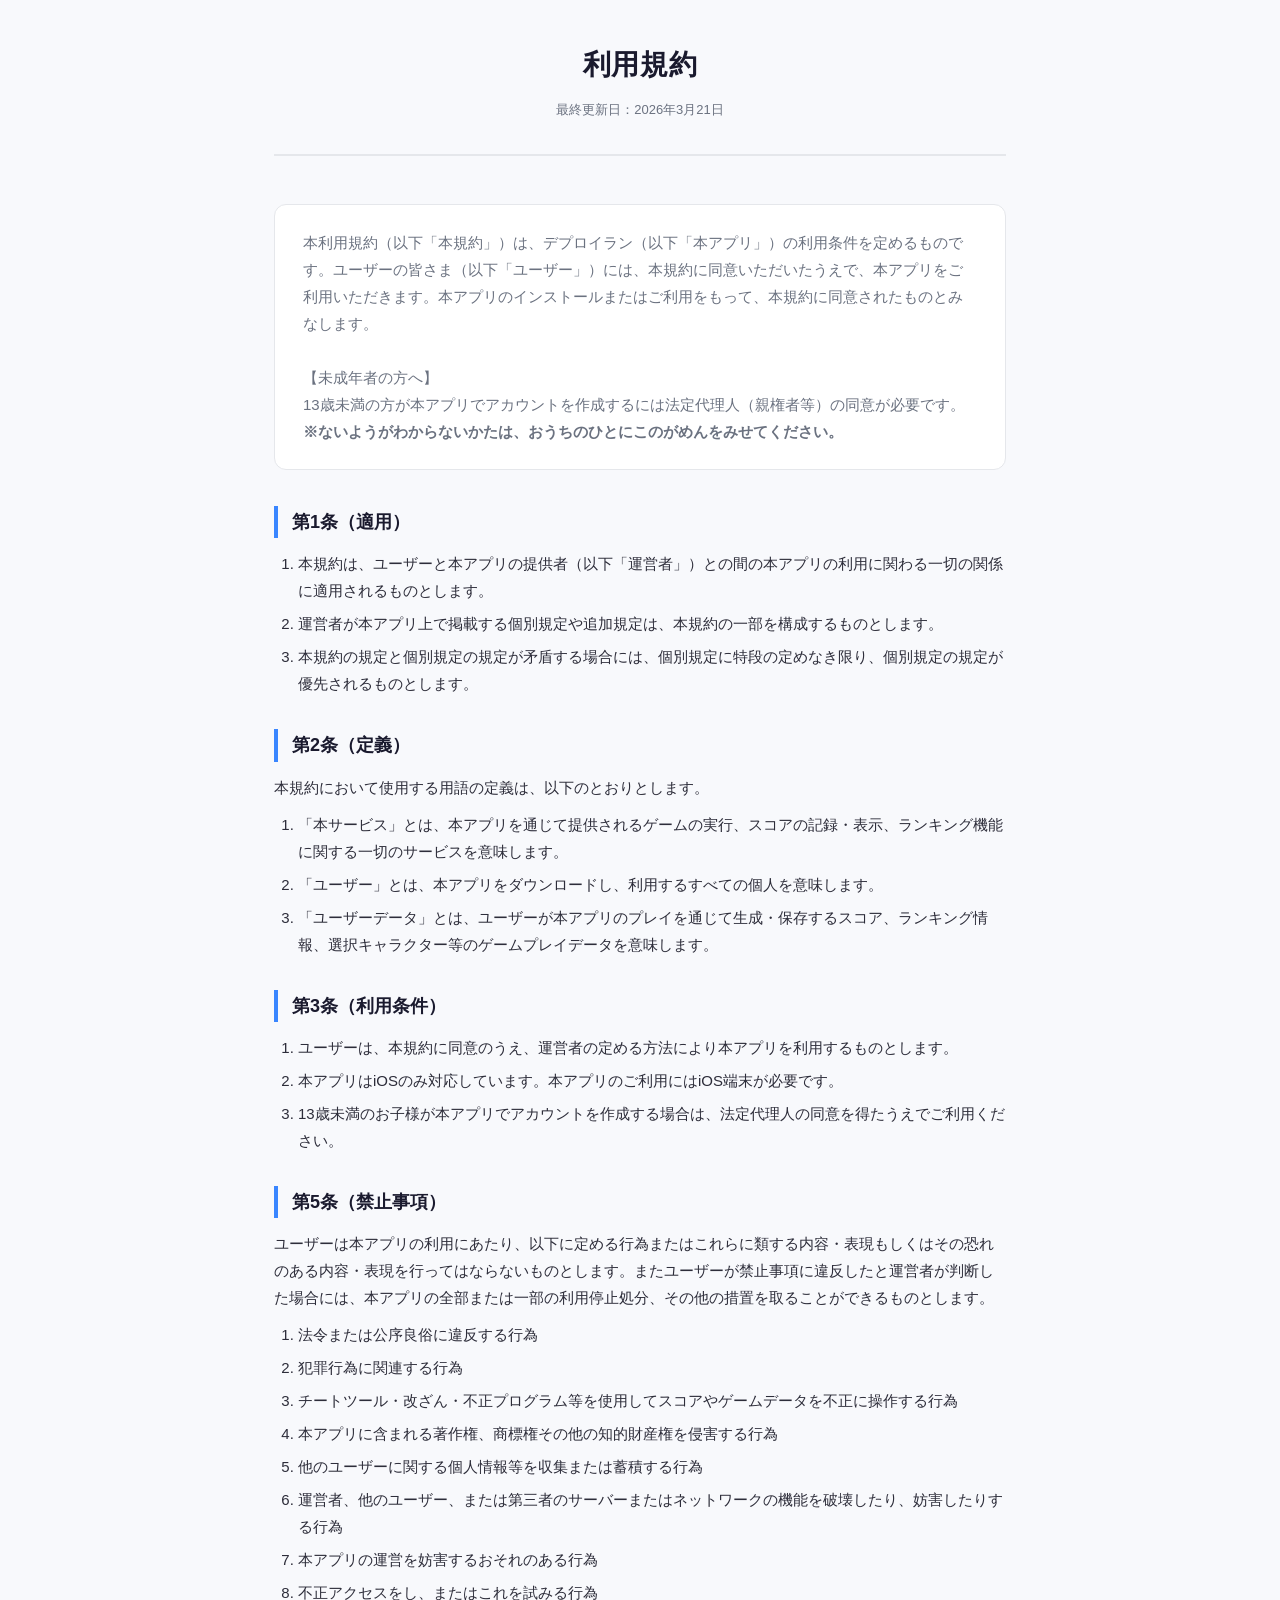
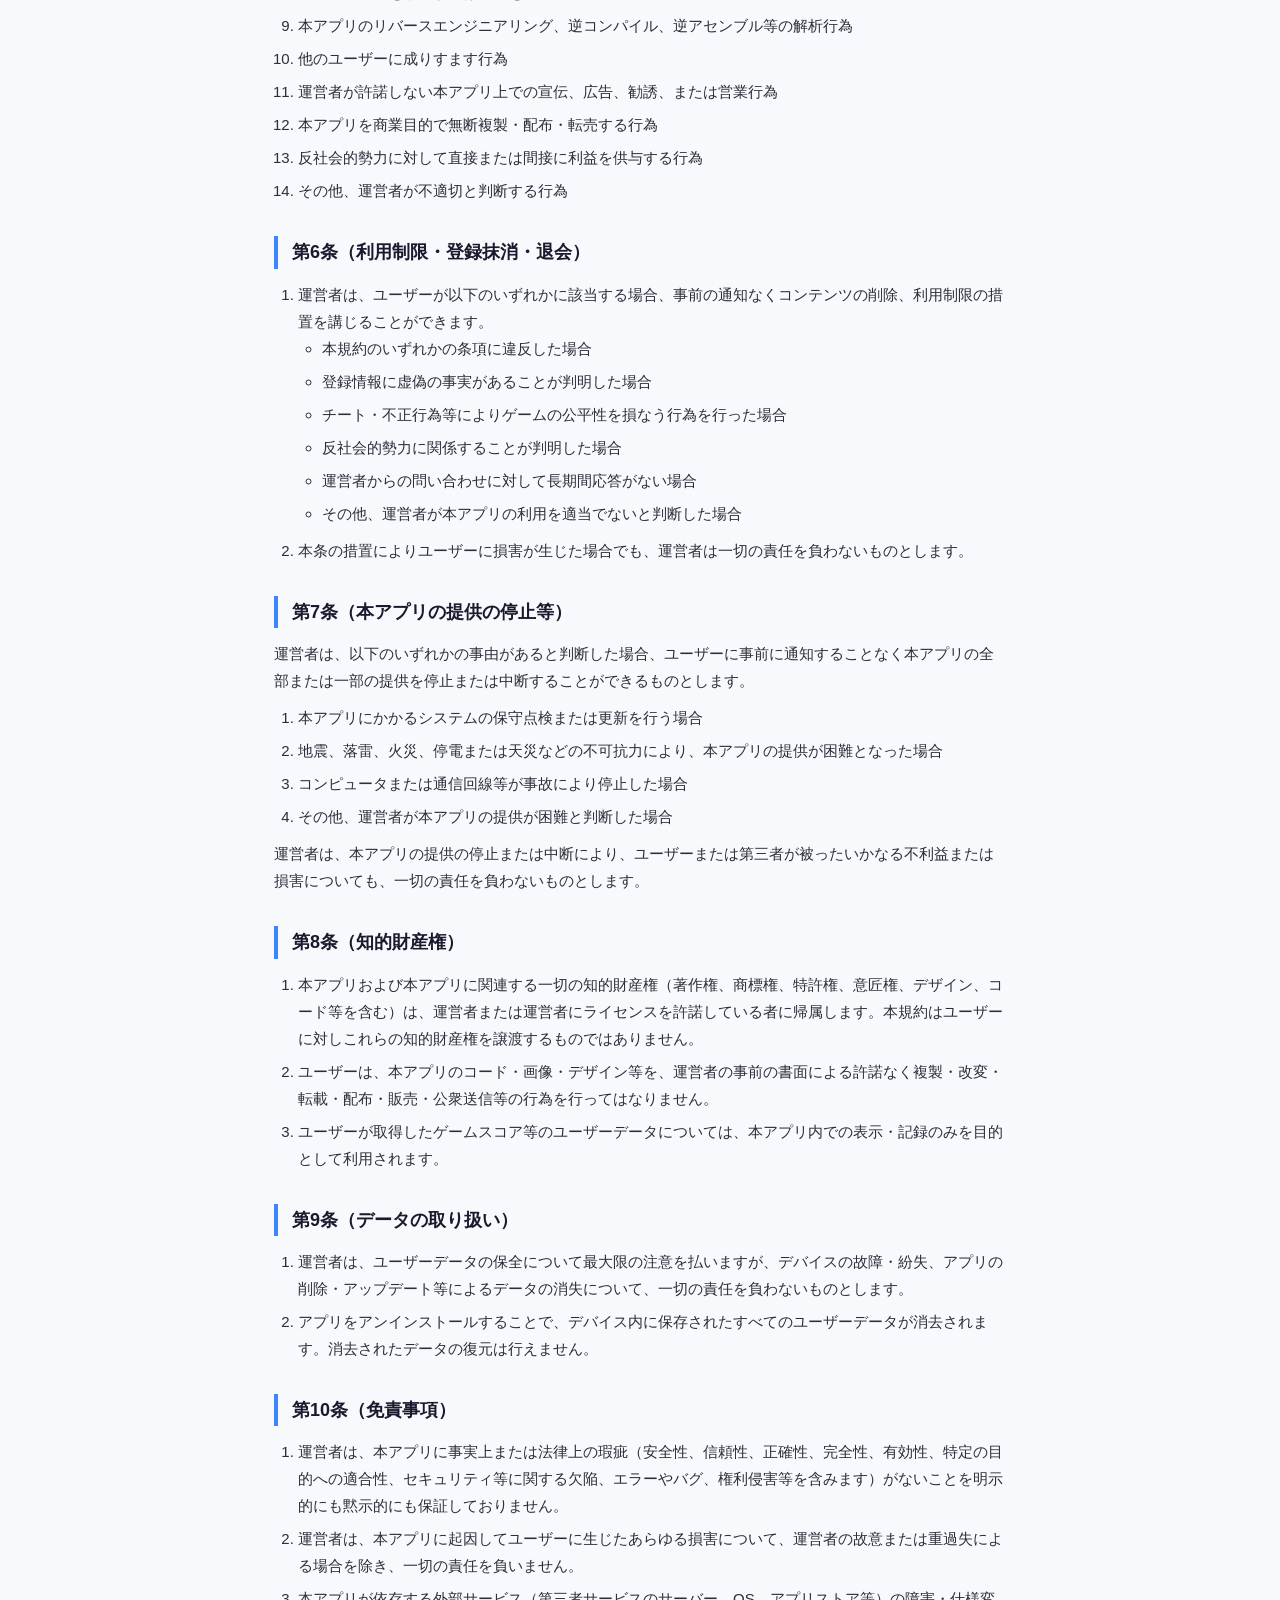
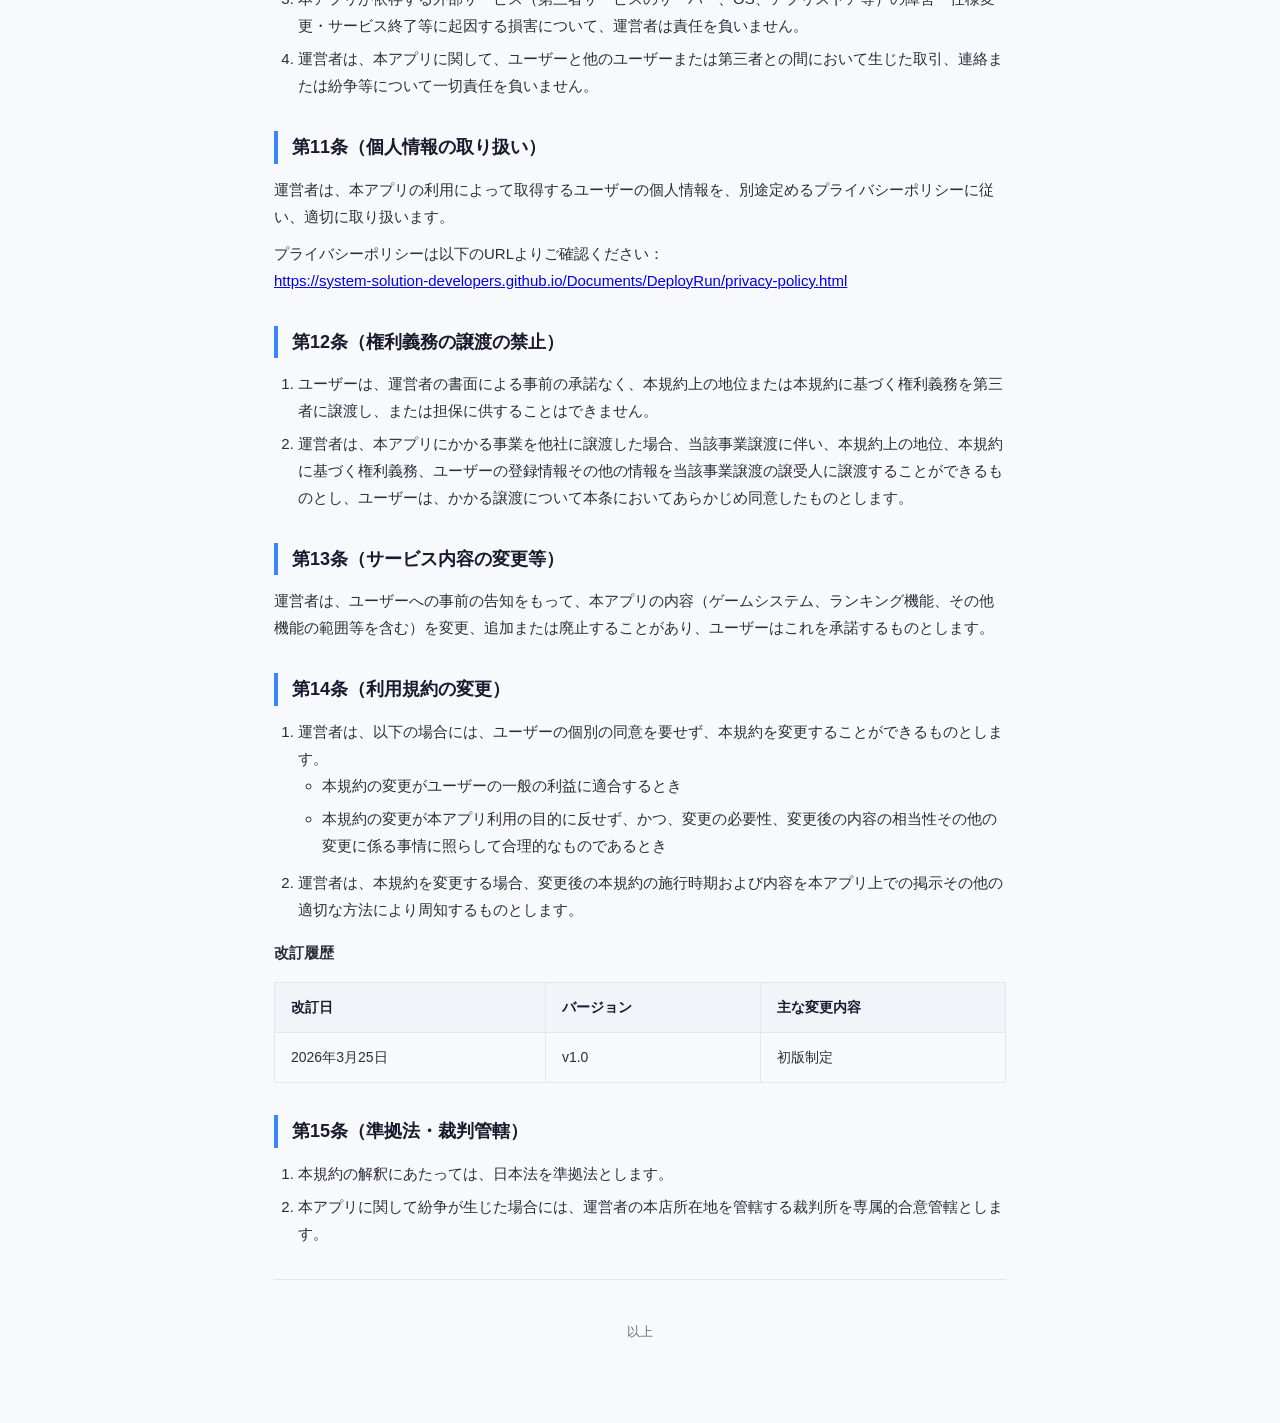
<file: DeployRun/terms-of-service.html>
<!DOCTYPE html>
<html lang="ja">

<head>
  <meta charset="UTF-8">
  <meta name="viewport" content="width=device-width, initial-scale=1.0">
  <title>利用規約 | デプロイラン</title>
  <style>
    :root {
      --primary: #1a1a2e;
      --accent: #3a86ff;
      --bg: #f8f9fc;
      --card-bg: #ffffff;
      --text: #2d2d3a;
      --text-muted: #6b7280;
      --border: #e5e7eb;
    }

    * {
      margin: 0;
      padding: 0;
      box-sizing: border-box;
    }

    body {
      font-family: -apple-system, BlinkMacSystemFont, 'Hiragino Kaku Gothic ProN', 'Hiragino Sans', Meiryo, sans-serif;
      background-color: var(--bg);
      color: var(--text);
      line-height: 1.8;
      -webkit-font-smoothing: antialiased;
    }

    .container {
      max-width: 780px;
      margin: 0 auto;
      padding: 40px 24px 80px;
    }

    header {
      text-align: center;
      margin-bottom: 48px;
      padding-bottom: 32px;
      border-bottom: 2px solid var(--border);
    }

    header h1 {
      font-size: 28px;
      font-weight: 700;
      color: var(--primary);
      letter-spacing: 0.02em;
    }

    header .updated {
      font-size: 13px;
      color: var(--text-muted);
      margin-top: 8px;
    }

    .intro {
      background: var(--card-bg);
      border: 1px solid var(--border);
      border-radius: 12px;
      padding: 24px 28px;
      margin-bottom: 36px;
      font-size: 15px;
      color: var(--text-muted);
    }

    section {
      margin-bottom: 32px;
    }

    section h2 {
      font-size: 18px;
      font-weight: 700;
      color: var(--primary);
      margin-bottom: 12px;
      padding-left: 14px;
      border-left: 4px solid var(--accent);
    }

    section p,
    section li {
      font-size: 15px;
      color: var(--text);
    }

    section p {
      margin-bottom: 10px;
    }

    section ol,
    section ul {
      padding-left: 24px;
      margin-bottom: 10px;
    }

    section li {
      margin-bottom: 6px;
    }

    table {
      width: 100%;
      border-collapse: collapse;
      margin: 16px 0;
      font-size: 14px;
    }

    table th,
    table td {
      border: 1px solid var(--border);
      padding: 12px 16px;
      text-align: left;
      vertical-align: top;
    }

    table th {
      background: #f1f5f9;
      font-weight: 600;
      color: var(--primary);
    }

    table td {
      color: var(--text);
    }

    footer {
      text-align: center;
      padding-top: 40px;
      border-top: 1px solid var(--border);
      font-size: 13px;
      color: var(--text-muted);
    }

    .note-box {
      background: #fffbeb;
      border: 1px solid #fde68a;
      border-radius: 8px;
      padding: 14px 18px;
      margin: 12px 0;
      font-size: 14px;
      color: #92400e;
    }
  </style>
</head>

<body>
  <div class="container">
    <header>
      <h1>利用規約</h1>
      <p class="updated">最終更新日：2026年3月21日</p>
    </header>

    <div class="intro">
      本利用規約（以下「本規約」）は、デプロイラン（以下「本アプリ」）の利用条件を定めるものです。ユーザーの皆さま（以下「ユーザー」）には、本規約に同意いただいたうえで、本アプリをご利用いただきます。本アプリのインストールまたはご利用をもって、本規約に同意されたものとみなします。
      <br><br>
      【未成年者の方へ】<br>
      13歳未満の方が本アプリでアカウントを作成するには法定代理人（親権者等）の同意が必要です。<br>
      <b>※ないようがわからないかたは、おうちのひとにこのがめんをみせてください。</b>
    </div>

    <!-- 第1条 -->
    <section>
      <h2>第1条（適用）</h2>
      <ol>
        <li>本規約は、ユーザーと本アプリの提供者（以下「運営者」）との間の本アプリの利用に関わる一切の関係に適用されるものとします。</li>
        <li>運営者が本アプリ上で掲載する個別規定や追加規定は、本規約の一部を構成するものとします。</li>
        <li>本規約の規定と個別規定の規定が矛盾する場合には、個別規定に特段の定めなき限り、個別規定の規定が優先されるものとします。</li>
      </ol>
    </section>

    <!-- 第2条 -->
    <section>
      <h2>第2条（定義）</h2>
      <p>本規約において使用する用語の定義は、以下のとおりとします。</p>
      <ol>
        <li>「本サービス」とは、本アプリを通じて提供されるゲームの実行、スコアの記録・表示、ランキング機能に関する一切のサービスを意味します。</li>
        <li>「ユーザー」とは、本アプリをダウンロードし、利用するすべての個人を意味します。</li>
        <li>「ユーザーデータ」とは、ユーザーが本アプリのプレイを通じて生成・保存するスコア、ランキング情報、選択キャラクター等のゲームプレイデータを意味します。</li>
      </ol>
    </section>

    <!-- 第3条 -->
    <section>
      <h2>第3条（利用条件）</h2>
      <ol>
        <li>ユーザーは、本規約に同意のうえ、運営者の定める方法により本アプリを利用するものとします。</li>
        <li>本アプリはiOSのみ対応しています。本アプリのご利用にはiOS端末が必要です。</li>
        <li>13歳未満のお子様が本アプリでアカウントを作成する場合は、法定代理人の同意を得たうえでご利用ください。</li>
      </ol>
    </section>

    <!-- 第5条 -->
    <section>
      <h2>第5条（禁止事項）</h2>
      <p>
        ユーザーは本アプリの利用にあたり、以下に定める行為またはこれらに類する内容・表現もしくはその恐れのある内容・表現を行ってはならないものとします。またユーザーが禁止事項に違反したと運営者が判断した場合には、本アプリの全部または一部の利用停止処分、その他の措置を取ることができるものとします。
      </p>
      <ol>
        <li>法令または公序良俗に違反する行為</li>
        <li>犯罪行為に関連する行為</li>
        <li>チートツール・改ざん・不正プログラム等を使用してスコアやゲームデータを不正に操作する行為</li>
        <li>本アプリに含まれる著作権、商標権その他の知的財産権を侵害する行為</li>
        <li>他のユーザーに関する個人情報等を収集または蓄積する行為</li>
        <li>運営者、他のユーザー、または第三者のサーバーまたはネットワークの機能を破壊したり、妨害したりする行為</li>
        <li>本アプリの運営を妨害するおそれのある行為</li>
        <li>不正アクセスをし、またはこれを試みる行為</li>
        <li>本アプリのリバースエンジニアリング、逆コンパイル、逆アセンブル等の解析行為</li>
        <li>他のユーザーに成りすます行為</li>
        <li>運営者が許諾しない本アプリ上での宣伝、広告、勧誘、または営業行為</li>
        <li>本アプリを商業目的で無断複製・配布・転売する行為</li>
        <li>反社会的勢力に対して直接または間接に利益を供与する行為</li>
        <li>その他、運営者が不適切と判断する行為</li>
      </ol>
    </section>

    <!-- 第6条 -->
    <section>
      <h2>第6条（利用制限・登録抹消・退会）</h2>
      <ol>
        <li>運営者は、ユーザーが以下のいずれかに該当する場合、事前の通知なくコンテンツの削除、利用制限の措置を講じることができます。
          <ul>
            <li>本規約のいずれかの条項に違反した場合</li>
            <li>登録情報に虚偽の事実があることが判明した場合</li>
            <li>チート・不正行為等によりゲームの公平性を損なう行為を行った場合</li>
            <li>反社会的勢力に関係することが判明した場合</li>
            <li>運営者からの問い合わせに対して長期間応答がない場合</li>
            <li>その他、運営者が本アプリの利用を適当でないと判断した場合</li>
          </ul>
        </li>
        <li>本条の措置によりユーザーに損害が生じた場合でも、運営者は一切の責任を負わないものとします。</li>
      </ol>
    </section>

    <!-- 第7条 -->
    <section>
      <h2>第7条（本アプリの提供の停止等）</h2>
      <p>運営者は、以下のいずれかの事由があると判断した場合、ユーザーに事前に通知することなく本アプリの全部または一部の提供を停止または中断することができるものとします。</p>
      <ol>
        <li>本アプリにかかるシステムの保守点検または更新を行う場合</li>
        <li>地震、落雷、火災、停電または天災などの不可抗力により、本アプリの提供が困難となった場合</li>
        <li>コンピュータまたは通信回線等が事故により停止した場合</li>
        <li>その他、運営者が本アプリの提供が困難と判断した場合</li>
      </ol>
      <p>運営者は、本アプリの提供の停止または中断により、ユーザーまたは第三者が被ったいかなる不利益または損害についても、一切の責任を負わないものとします。</p>
    </section>

    <!-- 第8条 -->
    <section>
      <h2>第8条（知的財産権）</h2>
      <ol>
        <li>
          本アプリおよび本アプリに関連する一切の知的財産権（著作権、商標権、特許権、意匠権、デザイン、コード等を含む）は、運営者または運営者にライセンスを許諾している者に帰属します。本規約はユーザーに対しこれらの知的財産権を譲渡するものではありません。
        </li>
        <li>ユーザーは、本アプリのコード・画像・デザイン等を、運営者の事前の書面による許諾なく複製・改変・転載・配布・販売・公衆送信等の行為を行ってはなりません。</li>
        <li>ユーザーが取得したゲームスコア等のユーザーデータについては、本アプリ内での表示・記録のみを目的として利用されます。</li>
      </ol>
    </section>

    <!-- 第9条 -->
    <section>
      <h2>第9条（データの取り扱い）</h2>
      <ol>
        <li>運営者は、ユーザーデータの保全について最大限の注意を払いますが、デバイスの故障・紛失、アプリの削除・アップデート等によるデータの消失について、一切の責任を負わないものとします。</li>
        <li>アプリをアンインストールすることで、デバイス内に保存されたすべてのユーザーデータが消去されます。消去されたデータの復元は行えません。</li>
      </ol>
    </section>

    <!-- 第10条 -->
    <section>
      <h2>第10条（免責事項）</h2>
      <ol>
        <li>
          運営者は、本アプリに事実上または法律上の瑕疵（安全性、信頼性、正確性、完全性、有効性、特定の目的への適合性、セキュリティ等に関する欠陥、エラーやバグ、権利侵害等を含みます）がないことを明示的にも黙示的にも保証しておりません。
        </li>
        <li>運営者は、本アプリに起因してユーザーに生じたあらゆる損害について、運営者の故意または重過失による場合を除き、一切の責任を負いません。</li>
        <li>本アプリが依存する外部サービス（第三者サービスのサーバー、OS、アプリストア等）の障害・仕様変更・サービス終了等に起因する損害について、運営者は責任を負いません。</li>
        <li>運営者は、本アプリに関して、ユーザーと他のユーザーまたは第三者との間において生じた取引、連絡または紛争等について一切責任を負いません。</li>
      </ol>
    </section>

    <!-- 第11条 -->
    <section>
      <h2>第11条（個人情報の取り扱い）</h2>
      <p>運営者は、本アプリの利用によって取得するユーザーの個人情報を、別途定めるプライバシーポリシーに従い、適切に取り扱います。</p>
      <p>プライバシーポリシーは以下のURLよりご確認ください：<br>
        <a href="https://system-solution-developers.github.io/Documents/DeployRun/privacy-policy.html" target="_blank"
          rel="noopener">
          https://system-solution-developers.github.io/Documents/DeployRun/privacy-policy.html
        </a>
      </p>
    </section>

    <!-- 第12条 -->
    <section>
      <h2>第12条（権利義務の譲渡の禁止）</h2>
      <ol>
        <li>ユーザーは、運営者の書面による事前の承諾なく、本規約上の地位または本規約に基づく権利義務を第三者に譲渡し、または担保に供することはできません。</li>
        <li>
          運営者は、本アプリにかかる事業を他社に譲渡した場合、当該事業譲渡に伴い、本規約上の地位、本規約に基づく権利義務、ユーザーの登録情報その他の情報を当該事業譲渡の譲受人に譲渡することができるものとし、ユーザーは、かかる譲渡について本条においてあらかじめ同意したものとします。
        </li>
      </ol>
    </section>

    <!-- 第13条 -->
    <section>
      <h2>第13条（サービス内容の変更等）</h2>
      <p>運営者は、ユーザーへの事前の告知をもって、本アプリの内容（ゲームシステム、ランキング機能、その他機能の範囲等を含む）を変更、追加または廃止することがあり、ユーザーはこれを承諾するものとします。</p>
    </section>

    <!-- 第14条 -->
    <section>
      <h2>第14条（利用規約の変更）</h2>
      <ol>
        <li>運営者は、以下の場合には、ユーザーの個別の同意を要せず、本規約を変更することができるものとします。
          <ul>
            <li>本規約の変更がユーザーの一般の利益に適合するとき</li>
            <li>本規約の変更が本アプリ利用の目的に反せず、かつ、変更の必要性、変更後の内容の相当性その他の変更に係る事情に照らして合理的なものであるとき</li>
          </ul>
        </li>
        <li>運営者は、本規約を変更する場合、変更後の本規約の施行時期および内容を本アプリ上での掲示その他の適切な方法により周知するものとします。</li>
      </ol>
      <p style="margin-top: 16px; font-weight: 600;">改訂履歴</p>
      <table>
        <thead>
          <tr>
            <th>改訂日</th>
            <th>バージョン</th>
            <th>主な変更内容</th>
          </tr>
        </thead>
        <tbody>
          <tr>
            <td>2026年3月25日</td>
            <td>v1.0</td>
            <td>初版制定</td>
          </tr>
        </tbody>
      </table>
    </section>

    <!-- 第15条 -->
    <section>
      <h2>第15条（準拠法・裁判管轄）</h2>
      <ol>
        <li>本規約の解釈にあたっては、日本法を準拠法とします。</li>
        <li>本アプリに関して紛争が生じた場合には、運営者の本店所在地を管轄する裁判所を専属的合意管轄とします。</li>
      </ol>
    </section>

    <footer>
      <p>以上</p>
    </footer>
  </div>
</body>

</html>
</file>
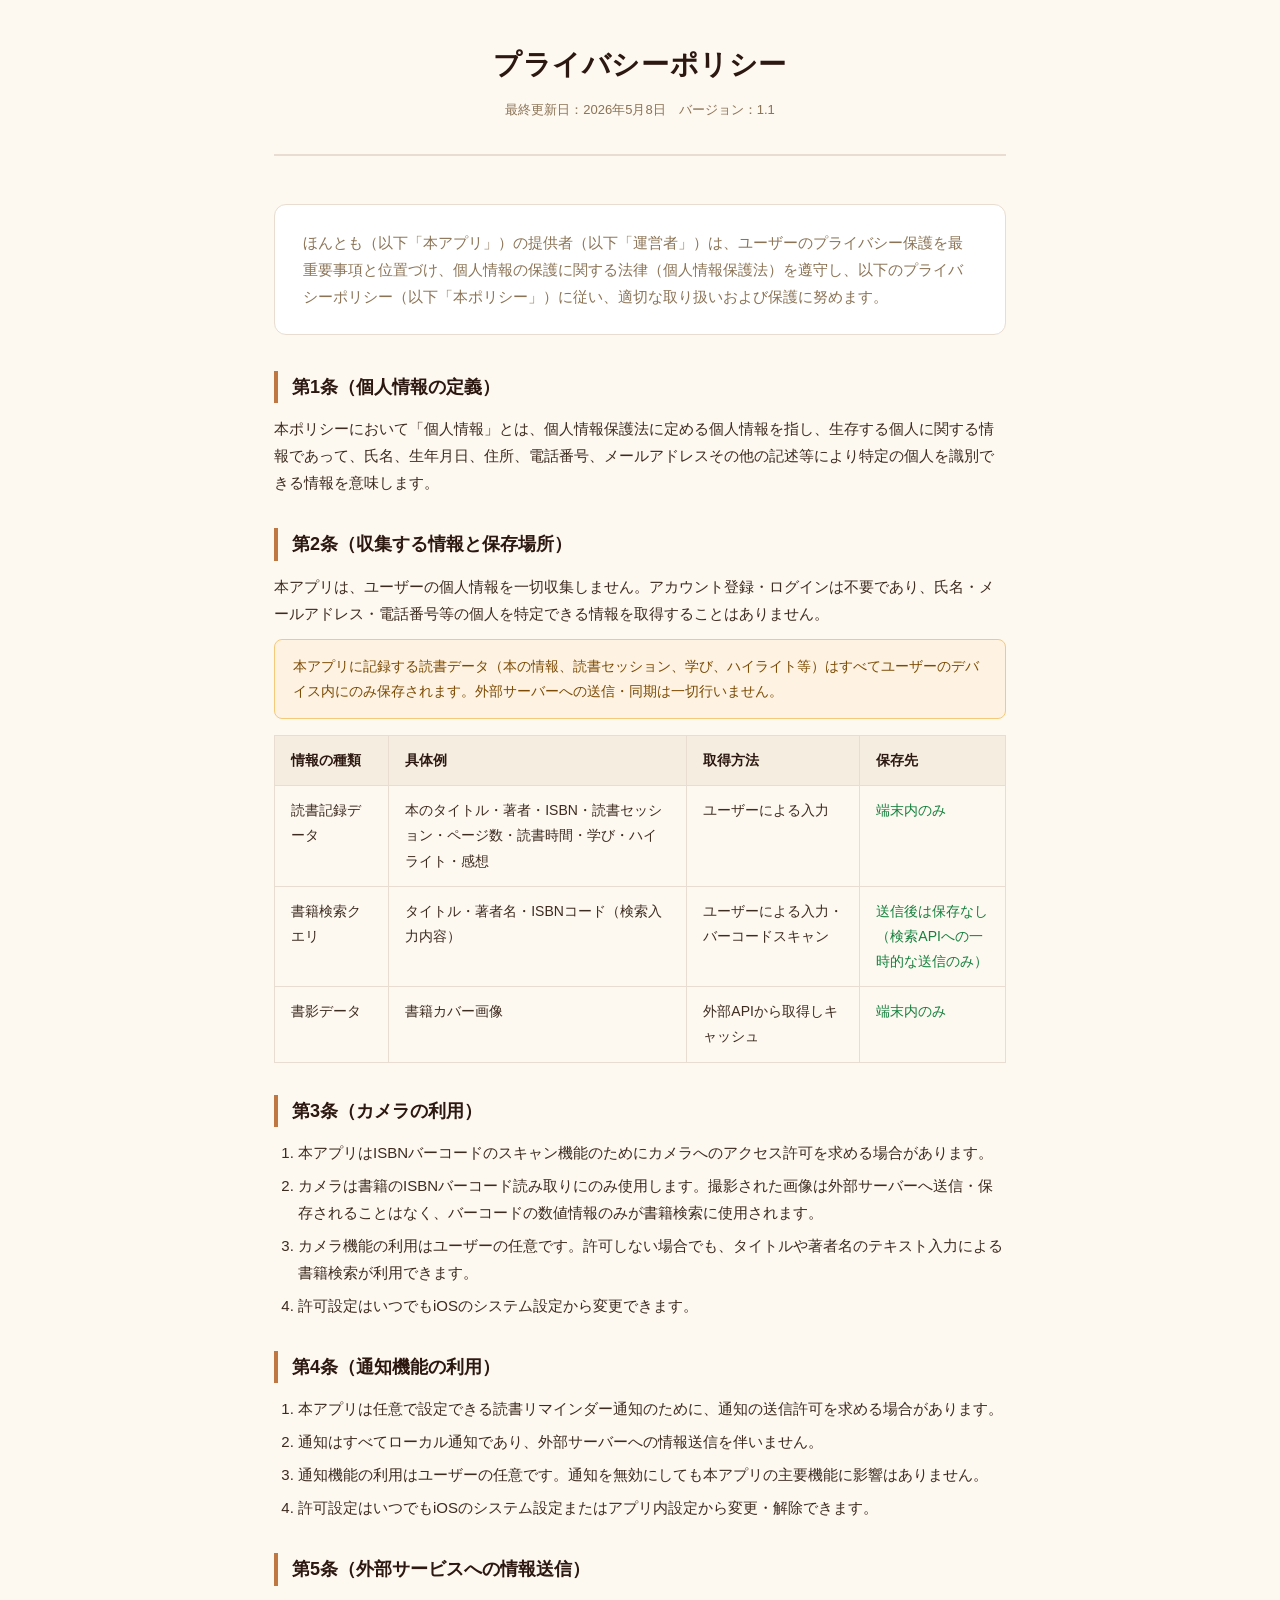
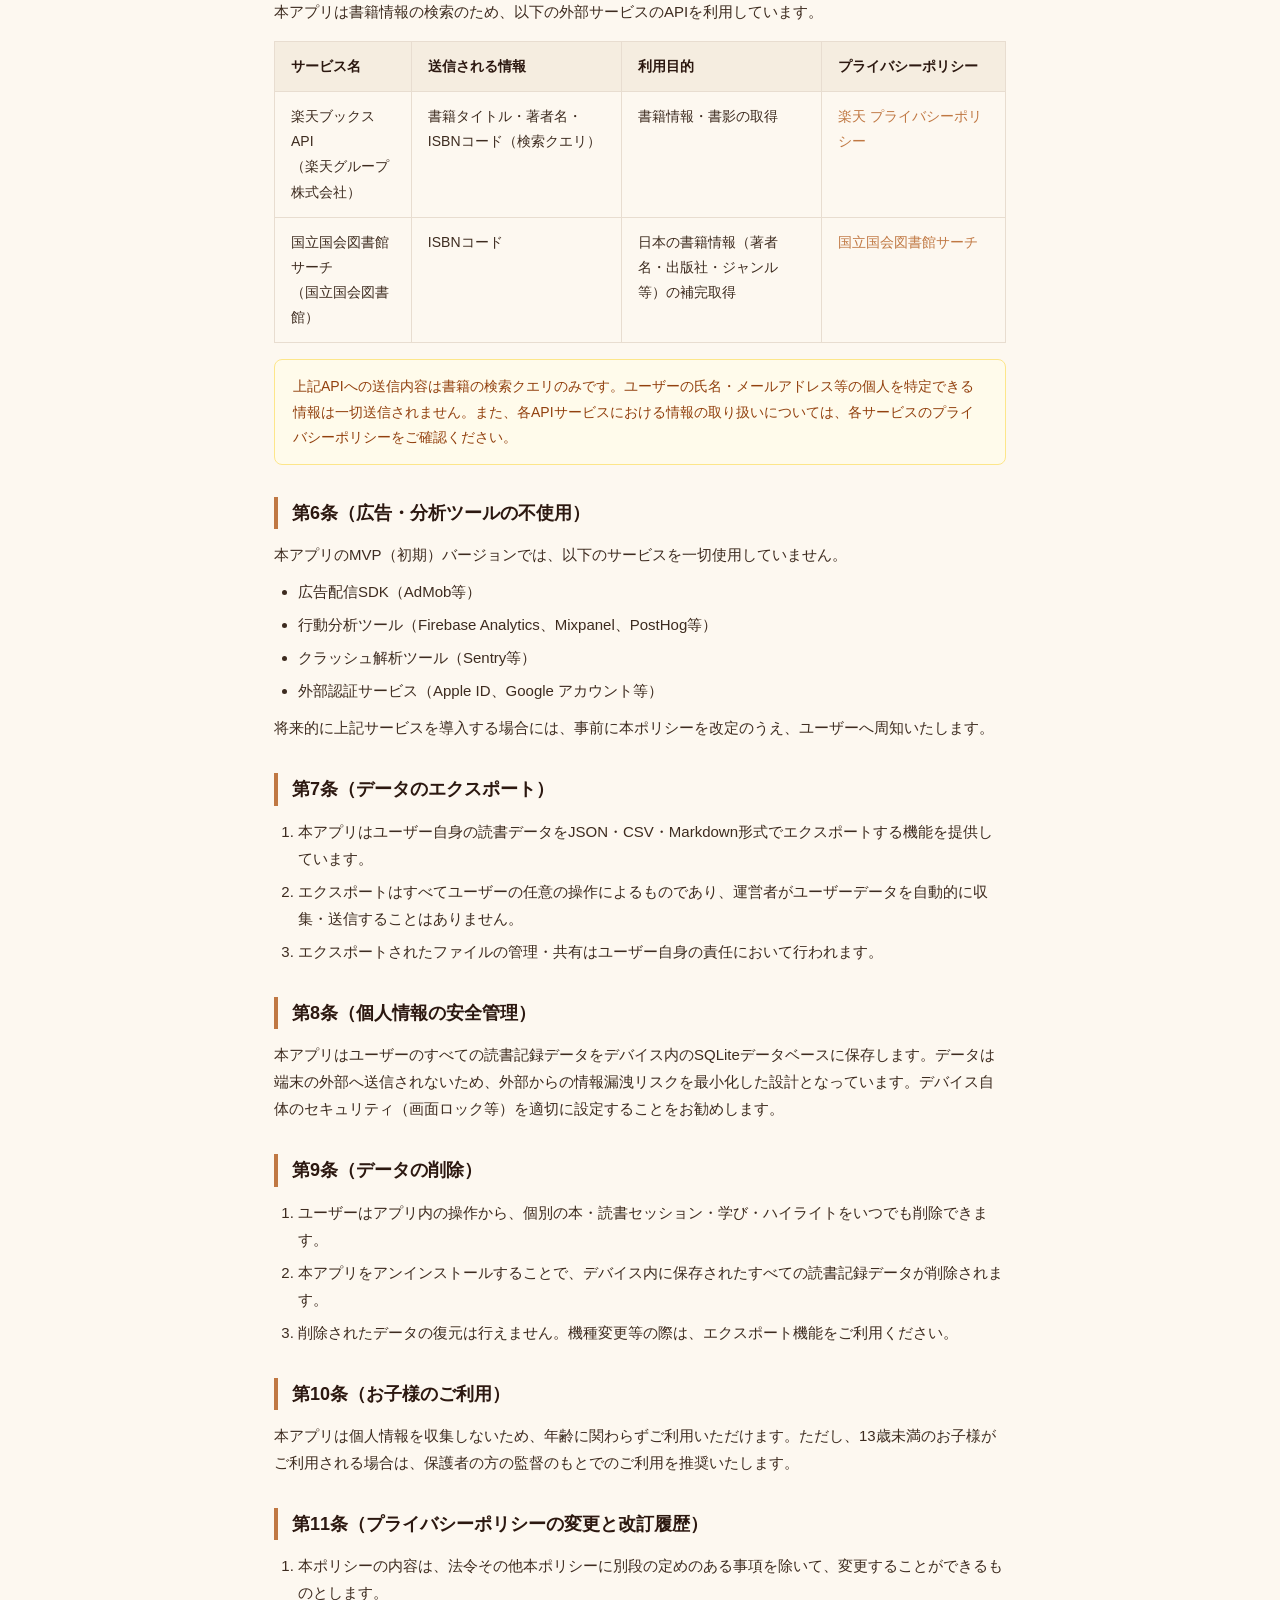
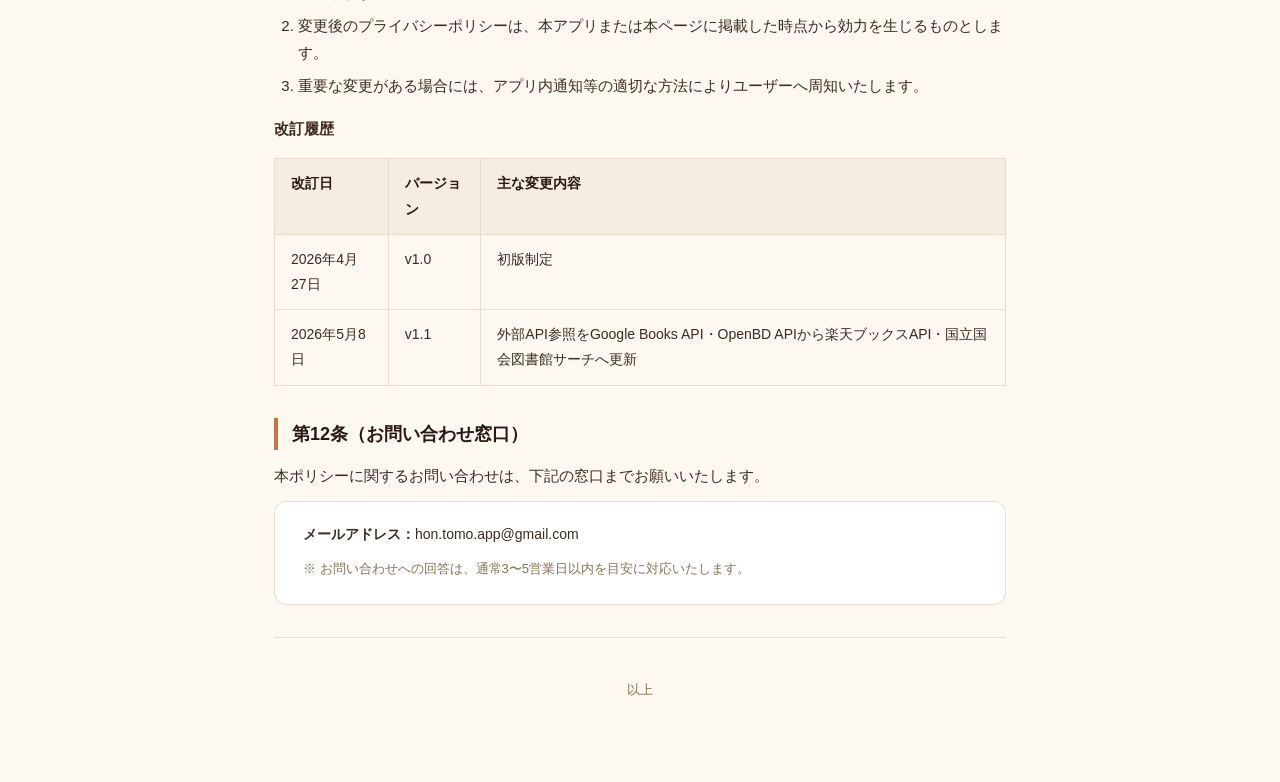
<file: Hontomo/privacy-policy.html>
<!DOCTYPE html>
<html lang="ja">

<head>
    <meta charset="UTF-8">
    <meta name="viewport" content="width=device-width, initial-scale=1.0">
    <title>プライバシーポリシー | ほんとも</title>
    <style>
        :root {
            --primary: #2c1810;
            --accent: #c07843;
            --bg: #fdf8f0;
            --card-bg: #ffffff;
            --text: #3d2b1f;
            --text-muted: #8b7355;
            --border: #e8ddd0;
        }

        * {
            margin: 0;
            padding: 0;
            box-sizing: border-box;
        }

        body {
            font-family: -apple-system, BlinkMacSystemFont, 'Hiragino Kaku Gothic ProN', 'Hiragino Sans', Meiryo, sans-serif;
            background-color: var(--bg);
            color: var(--text);
            line-height: 1.8;
            -webkit-font-smoothing: antialiased;
        }

        .container {
            max-width: 780px;
            margin: 0 auto;
            padding: 40px 24px 80px;
        }

        header {
            text-align: center;
            margin-bottom: 48px;
            padding-bottom: 32px;
            border-bottom: 2px solid var(--border);
        }

        header h1 {
            font-size: 28px;
            font-weight: 700;
            color: var(--primary);
            letter-spacing: 0.02em;
        }

        header .updated {
            font-size: 13px;
            color: var(--text-muted);
            margin-top: 8px;
        }

        .intro {
            background: var(--card-bg);
            border: 1px solid var(--border);
            border-radius: 12px;
            padding: 24px 28px;
            margin-bottom: 36px;
            font-size: 15px;
            color: var(--text-muted);
        }

        section {
            margin-bottom: 32px;
        }

        section h2 {
            font-size: 18px;
            font-weight: 700;
            color: var(--primary);
            margin-bottom: 12px;
            padding-left: 14px;
            border-left: 4px solid var(--accent);
        }

        section p,
        section li {
            font-size: 15px;
            color: var(--text);
        }

        section p {
            margin-bottom: 10px;
        }

        section ol,
        section ul {
            padding-left: 24px;
            margin-bottom: 10px;
        }

        section li {
            margin-bottom: 6px;
        }

        table {
            width: 100%;
            border-collapse: collapse;
            margin: 16px 0;
            font-size: 14px;
        }

        table th,
        table td {
            border: 1px solid var(--border);
            padding: 12px 16px;
            text-align: left;
            vertical-align: top;
        }

        table th {
            background: #f5ede0;
            font-weight: 600;
            color: var(--primary);
            white-space: nowrap;
        }

        table td {
            color: var(--text);
        }

        table td.local {
            color: #15803d;
            font-weight: 500;
        }

        footer {
            text-align: center;
            padding-top: 40px;
            border-top: 1px solid var(--border);
            font-size: 13px;
            color: var(--text-muted);
        }

        .contact-box {
            background: var(--card-bg);
            border: 1px solid var(--border);
            border-radius: 12px;
            padding: 20px 28px;
            margin-top: 12px;
        }

        .contact-box p {
            margin-bottom: 4px;
            font-size: 14px;
        }

        .highlight-box {
            background: #fef3e2;
            border: 1px solid #f5c97a;
            border-radius: 8px;
            padding: 14px 18px;
            margin: 12px 0;
            font-size: 14px;
            color: #7c4a03;
        }

        .note-box {
            background: #fffbeb;
            border: 1px solid #fde68a;
            border-radius: 8px;
            padding: 14px 18px;
            margin: 12px 0;
            font-size: 14px;
            color: #92400e;
        }

        .revision-table th {
            white-space: normal;
        }

        a {
            color: var(--accent);
            text-decoration: none;
        }

        a:hover {
            text-decoration: underline;
        }
    </style>
</head>

<body>
    <div class="container">
        <header>
            <h1>プライバシーポリシー</h1>
            <p class="updated">最終更新日：2026年5月8日　バージョン：1.1</p>
        </header>

        <div class="intro">
            ほんとも（以下「本アプリ」）の提供者（以下「運営者」）は、ユーザーのプライバシー保護を最重要事項と位置づけ、個人情報の保護に関する法律（個人情報保護法）を遵守し、以下のプライバシーポリシー（以下「本ポリシー」）に従い、適切な取り扱いおよび保護に努めます。
        </div>

        <!-- 第1条 -->
        <section>
            <h2>第1条（個人情報の定義）</h2>
            <p>本ポリシーにおいて「個人情報」とは、個人情報保護法に定める個人情報を指し、生存する個人に関する情報であって、氏名、生年月日、住所、電話番号、メールアドレスその他の記述等により特定の個人を識別できる情報を意味します。</p>
        </section>

        <!-- 第2条 -->
        <section>
            <h2>第2条（収集する情報と保存場所）</h2>
            <p>本アプリは、ユーザーの個人情報を一切収集しません。アカウント登録・ログインは不要であり、氏名・メールアドレス・電話番号等の個人を特定できる情報を取得することはありません。</p>
            <div class="highlight-box">
                本アプリに記録する読書データ（本の情報、読書セッション、学び、ハイライト等）はすべてユーザーのデバイス内にのみ保存されます。外部サーバーへの送信・同期は一切行いません。
            </div>
            <table>
                <thead>
                    <tr>
                        <th>情報の種類</th>
                        <th>具体例</th>
                        <th>取得方法</th>
                        <th>保存先</th>
                    </tr>
                </thead>
                <tbody>
                    <tr>
                        <td>読書記録データ</td>
                        <td>本のタイトル・著者・ISBN・読書セッション・ページ数・読書時間・学び・ハイライト・感想</td>
                        <td>ユーザーによる入力</td>
                        <td class="local">端末内のみ</td>
                    </tr>
                    <tr>
                        <td>書籍検索クエリ</td>
                        <td>タイトル・著者名・ISBNコード（検索入力内容）</td>
                        <td>ユーザーによる入力・バーコードスキャン</td>
                        <td class="local">送信後は保存なし<br>（検索APIへの一時的な送信のみ）</td>
                    </tr>
                    <tr>
                        <td>書影データ</td>
                        <td>書籍カバー画像</td>
                        <td>外部APIから取得しキャッシュ</td>
                        <td class="local">端末内のみ</td>
                    </tr>
                </tbody>
            </table>
        </section>

        <!-- 第3条 -->
        <section>
            <h2>第3条（カメラの利用）</h2>
            <ol>
                <li>本アプリはISBNバーコードのスキャン機能のためにカメラへのアクセス許可を求める場合があります。</li>
                <li>カメラは書籍のISBNバーコード読み取りにのみ使用します。撮影された画像は外部サーバーへ送信・保存されることはなく、バーコードの数値情報のみが書籍検索に使用されます。</li>
                <li>カメラ機能の利用はユーザーの任意です。許可しない場合でも、タイトルや著者名のテキスト入力による書籍検索が利用できます。</li>
                <li>許可設定はいつでもiOSのシステム設定から変更できます。</li>
            </ol>
        </section>

        <!-- 第4条 -->
        <section>
            <h2>第4条（通知機能の利用）</h2>
            <ol>
                <li>本アプリは任意で設定できる読書リマインダー通知のために、通知の送信許可を求める場合があります。</li>
                <li>通知はすべてローカル通知であり、外部サーバーへの情報送信を伴いません。</li>
                <li>通知機能の利用はユーザーの任意です。通知を無効にしても本アプリの主要機能に影響はありません。</li>
                <li>許可設定はいつでもiOSのシステム設定またはアプリ内設定から変更・解除できます。</li>
            </ol>
        </section>

        <!-- 第5条 -->
        <section>
            <h2>第5条（外部サービスへの情報送信）</h2>
            <p>本アプリは書籍情報の検索のため、以下の外部サービスのAPIを利用しています。</p>
            <table>
                <thead>
                    <tr>
                        <th>サービス名</th>
                        <th>送信される情報</th>
                        <th>利用目的</th>
                        <th>プライバシーポリシー</th>
                    </tr>
                </thead>
                <tbody>
                    <tr>
                        <td>楽天ブックスAPI<br>（楽天グループ株式会社）</td>
                        <td>書籍タイトル・著者名・ISBNコード（検索クエリ）</td>
                        <td>書籍情報・書影の取得</td>
                        <td><a href="https://privacy.rakuten.co.jp/" target="_blank" rel="noopener">楽天 プライバシーポリシー</a></td>
                    </tr>
                    <tr>
                        <td>国立国会図書館サーチ<br>（国立国会図書館）</td>
                        <td>ISBNコード</td>
                        <td>日本の書籍情報（著者名・出版社・ジャンル等）の補完取得</td>
                        <td><a href="https://ndlsearch.ndl.go.jp/" target="_blank" rel="noopener">国立国会図書館サーチ</a></td>
                    </tr>
                </tbody>
            </table>
            <div class="note-box">
                上記APIへの送信内容は書籍の検索クエリのみです。ユーザーの氏名・メールアドレス等の個人を特定できる情報は一切送信されません。また、各APIサービスにおける情報の取り扱いについては、各サービスのプライバシーポリシーをご確認ください。
            </div>
        </section>

        <!-- 第6条 -->
        <section>
            <h2>第6条（広告・分析ツールの不使用）</h2>
            <p>本アプリのMVP（初期）バージョンでは、以下のサービスを一切使用していません。</p>
            <ul>
                <li>広告配信SDK（AdMob等）</li>
                <li>行動分析ツール（Firebase Analytics、Mixpanel、PostHog等）</li>
                <li>クラッシュ解析ツール（Sentry等）</li>
                <li>外部認証サービス（Apple ID、Google アカウント等）</li>
            </ul>
            <p>将来的に上記サービスを導入する場合には、事前に本ポリシーを改定のうえ、ユーザーへ周知いたします。</p>
        </section>

        <!-- 第7条 -->
        <section>
            <h2>第7条（データのエクスポート）</h2>
            <ol>
                <li>本アプリはユーザー自身の読書データをJSON・CSV・Markdown形式でエクスポートする機能を提供しています。</li>
                <li>エクスポートはすべてユーザーの任意の操作によるものであり、運営者がユーザーデータを自動的に収集・送信することはありません。</li>
                <li>エクスポートされたファイルの管理・共有はユーザー自身の責任において行われます。</li>
            </ol>
        </section>

        <!-- 第8条 -->
        <section>
            <h2>第8条（個人情報の安全管理）</h2>
            <p>本アプリはユーザーのすべての読書記録データをデバイス内のSQLiteデータベースに保存します。データは端末の外部へ送信されないため、外部からの情報漏洩リスクを最小化した設計となっています。デバイス自体のセキュリティ（画面ロック等）を適切に設定することをお勧めします。</p>
        </section>

        <!-- 第9条 -->
        <section>
            <h2>第9条（データの削除）</h2>
            <ol>
                <li>ユーザーはアプリ内の操作から、個別の本・読書セッション・学び・ハイライトをいつでも削除できます。</li>
                <li>本アプリをアンインストールすることで、デバイス内に保存されたすべての読書記録データが削除されます。</li>
                <li>削除されたデータの復元は行えません。機種変更等の際は、エクスポート機能をご利用ください。</li>
            </ol>
        </section>

        <!-- 第10条 -->
        <section>
            <h2>第10条（お子様のご利用）</h2>
            <p>本アプリは個人情報を収集しないため、年齢に関わらずご利用いただけます。ただし、13歳未満のお子様がご利用される場合は、保護者の方の監督のもとでのご利用を推奨いたします。</p>
        </section>

        <!-- 第11条 -->
        <section>
            <h2>第11条（プライバシーポリシーの変更と改訂履歴）</h2>
            <ol>
                <li>本ポリシーの内容は、法令その他本ポリシーに別段の定めのある事項を除いて、変更することができるものとします。</li>
                <li>変更後のプライバシーポリシーは、本アプリまたは本ページに掲載した時点から効力を生じるものとします。</li>
                <li>重要な変更がある場合には、アプリ内通知等の適切な方法によりユーザーへ周知いたします。</li>
            </ol>
            <p style="margin-top: 16px; font-weight: 600;">改訂履歴</p>
            <table class="revision-table">
                <thead>
                    <tr>
                        <th>改訂日</th>
                        <th>バージョン</th>
                        <th>主な変更内容</th>
                    </tr>
                </thead>
                <tbody>
                    <tr>
                        <td>2026年4月27日</td>
                        <td>v1.0</td>
                        <td>初版制定</td>
                    </tr>
                    <tr>
                        <td>2026年5月8日</td>
                        <td>v1.1</td>
                        <td>外部API参照をGoogle Books API・OpenBD APIから楽天ブックスAPI・国立国会図書館サーチへ更新</td>
                    </tr>
                </tbody>
            </table>
        </section>

        <!-- 第12条 -->
        <section>
            <h2>第12条（お問い合わせ窓口）</h2>
            <p>本ポリシーに関するお問い合わせは、下記の窓口までお願いいたします。</p>
            <div class="contact-box">
                <p><strong>メールアドレス：</strong>hon.tomo.app@gmail.com</p>
                <p style="margin-top: 10px; font-size: 13px; color: #8b7355;">※ お問い合わせへの回答は、通常3〜5営業日以内を目安に対応いたします。</p>
            </div>
        </section>

        <footer>
            <p>以上</p>
        </footer>
    </div>
</body>

</html>
</file>
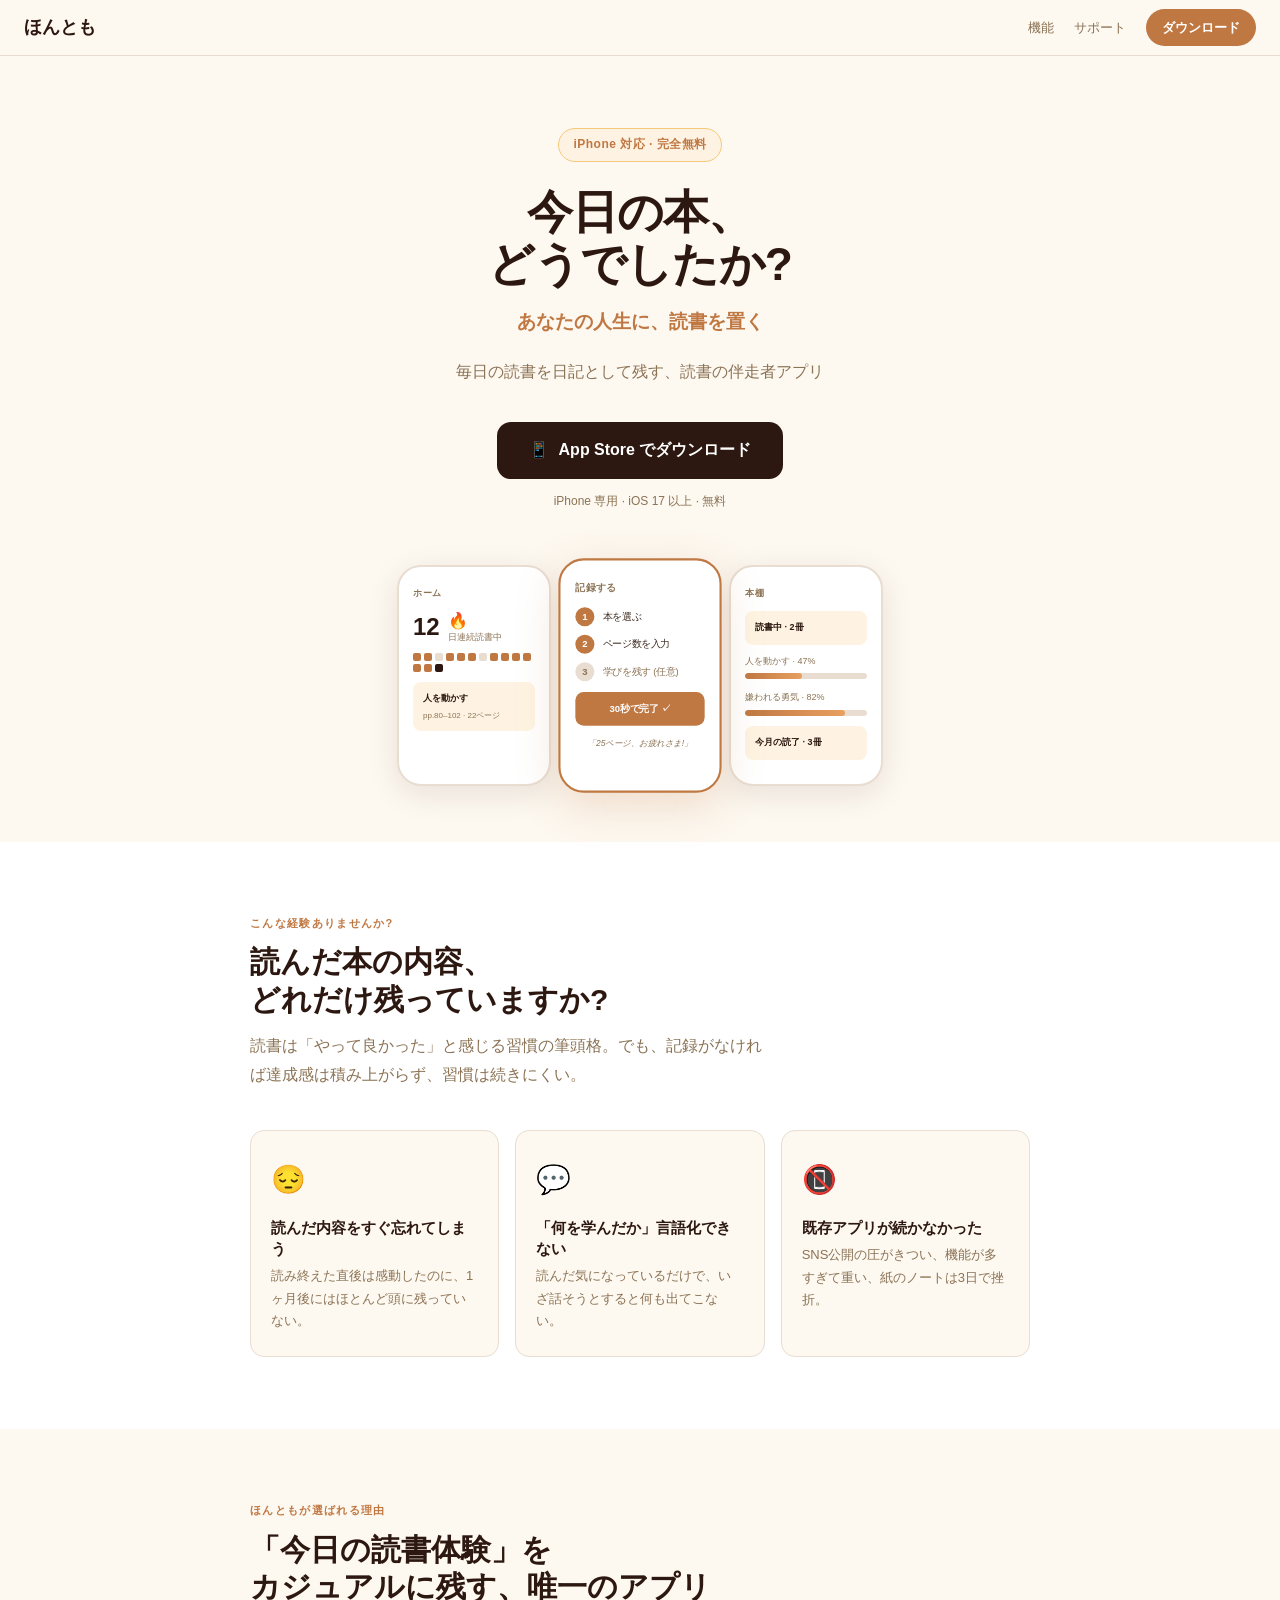
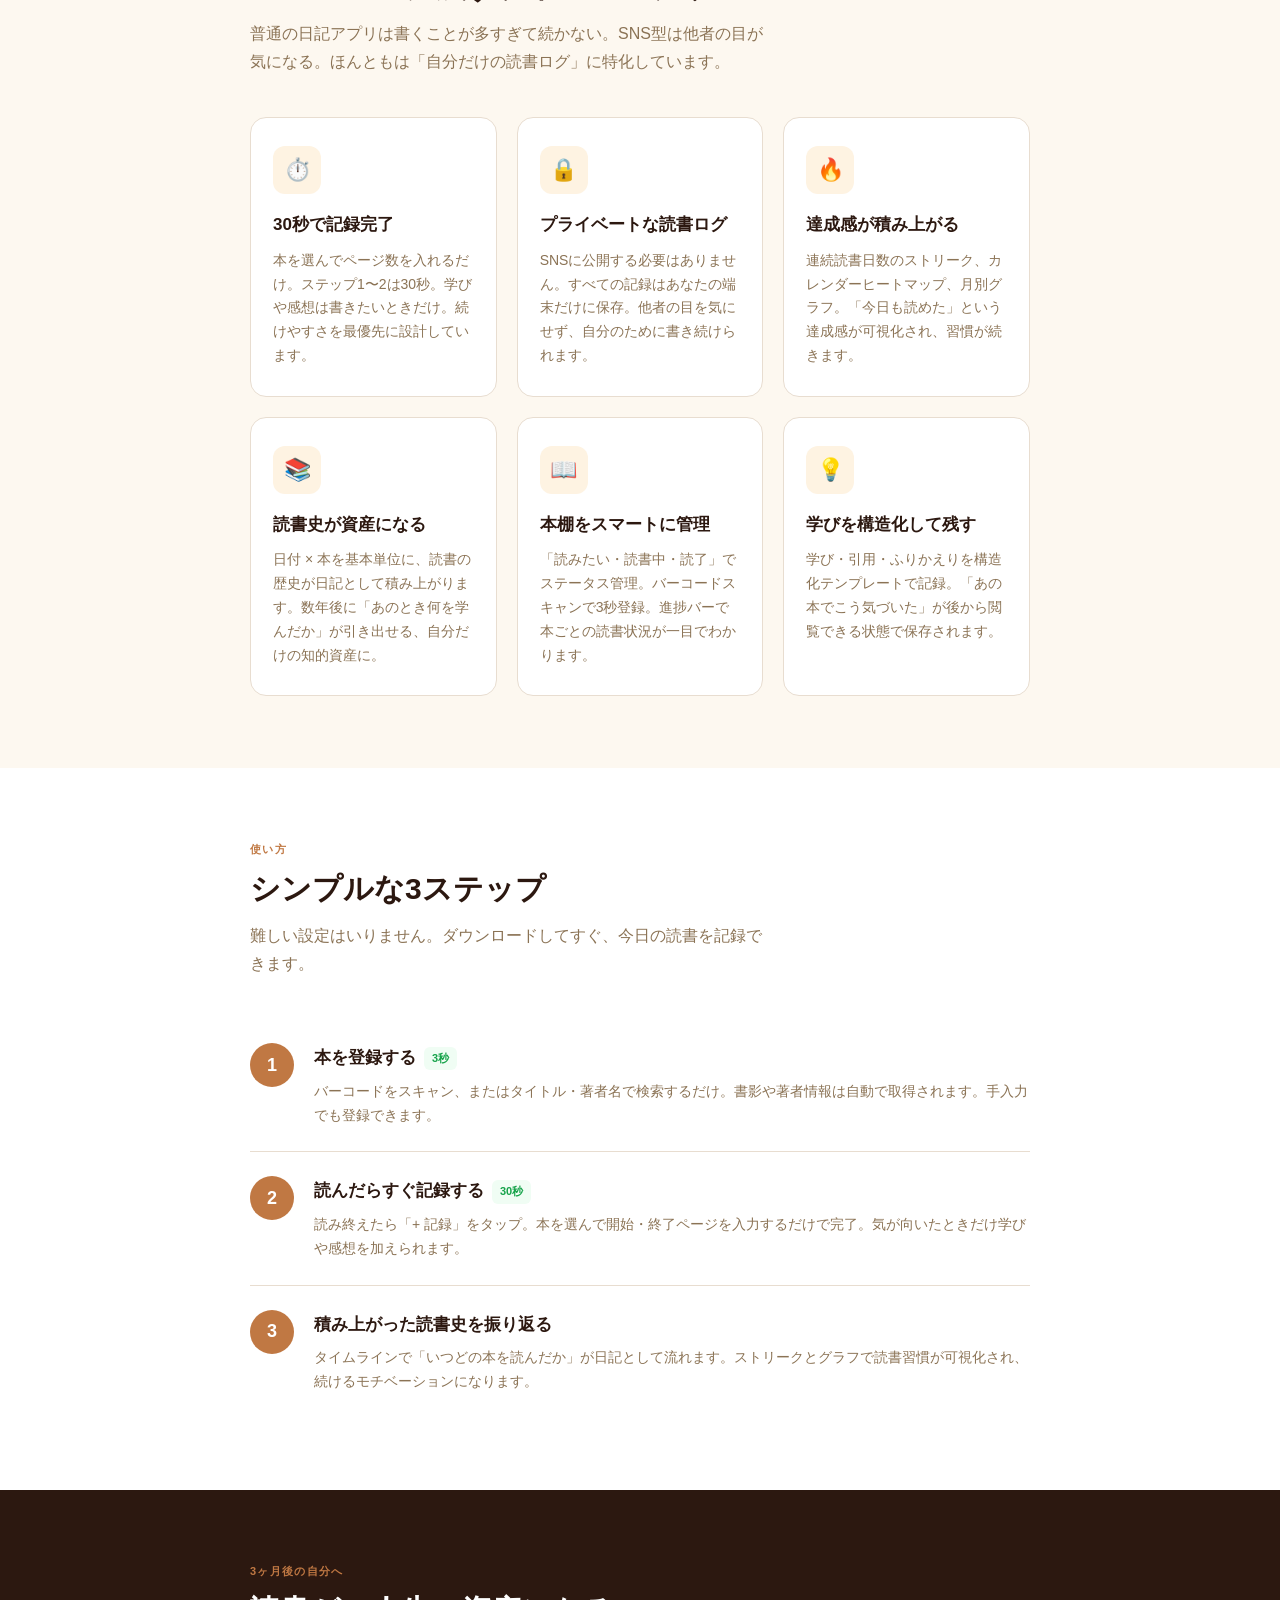
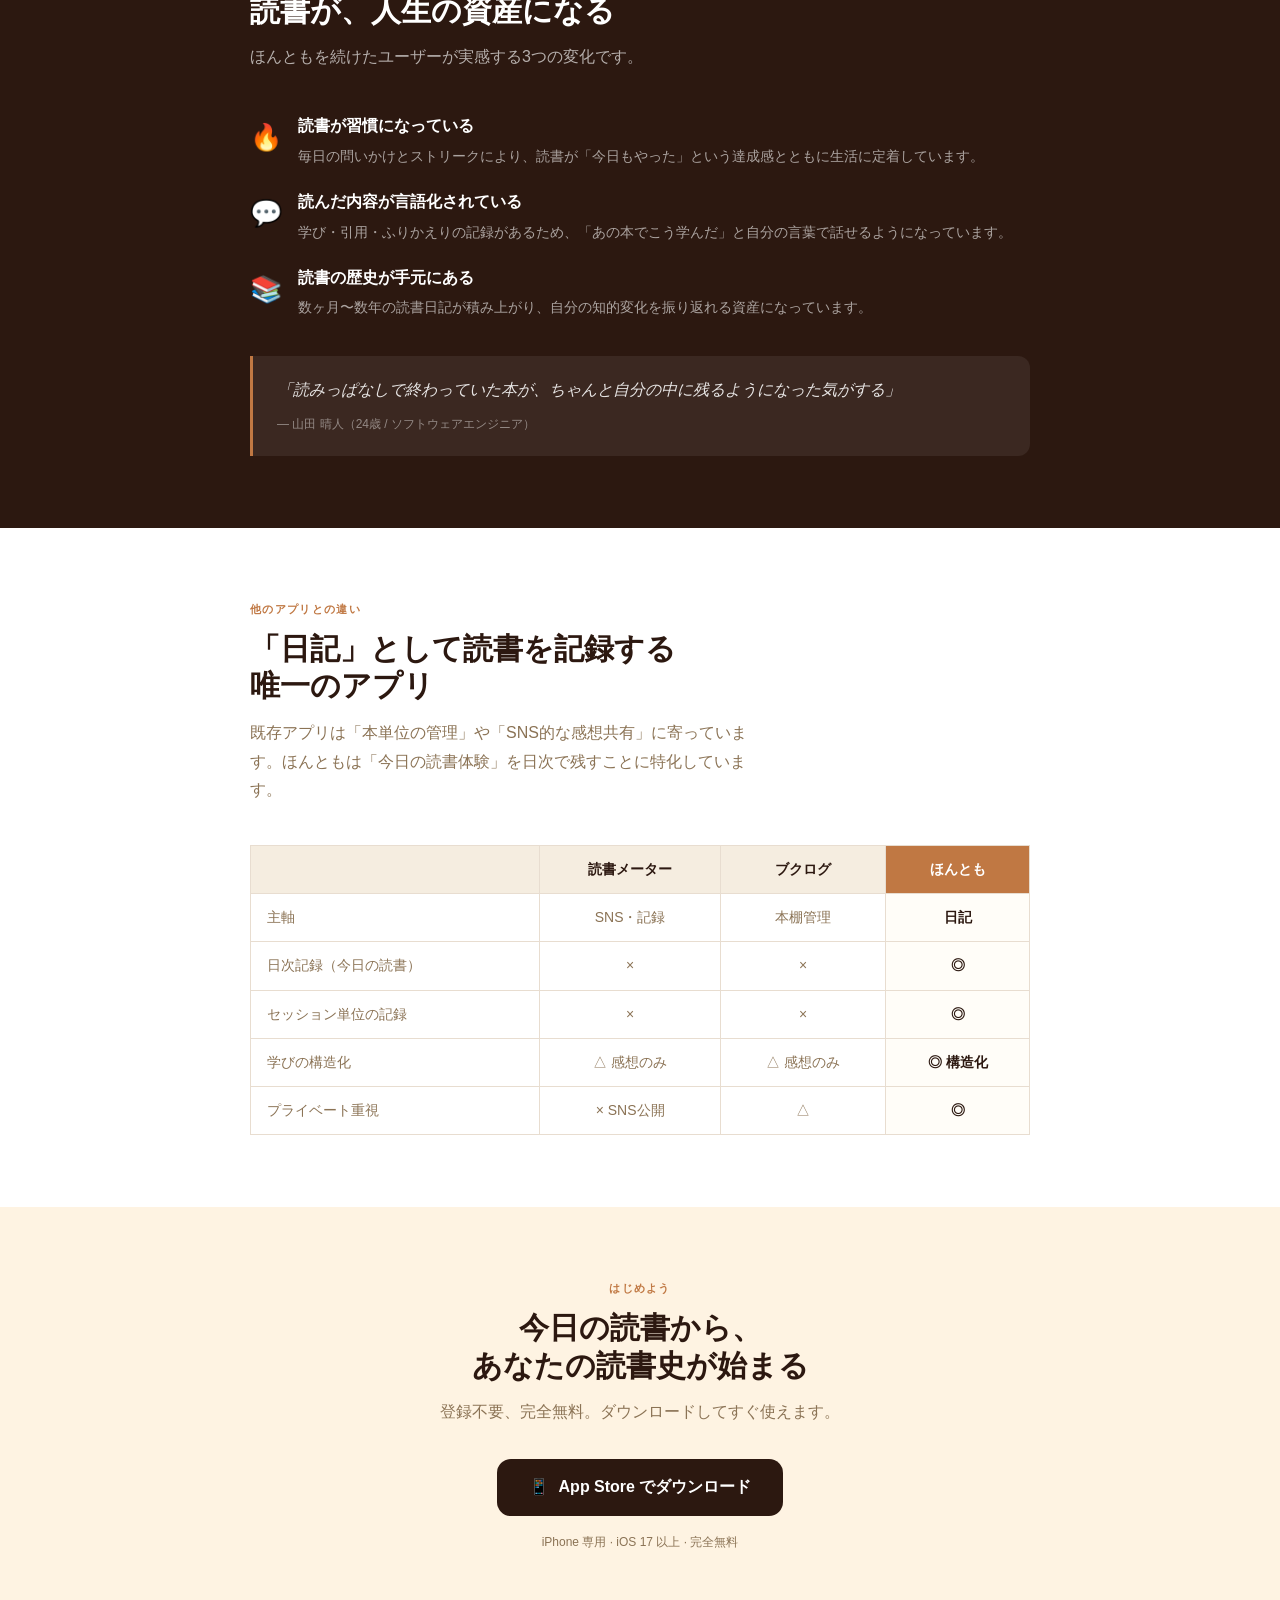
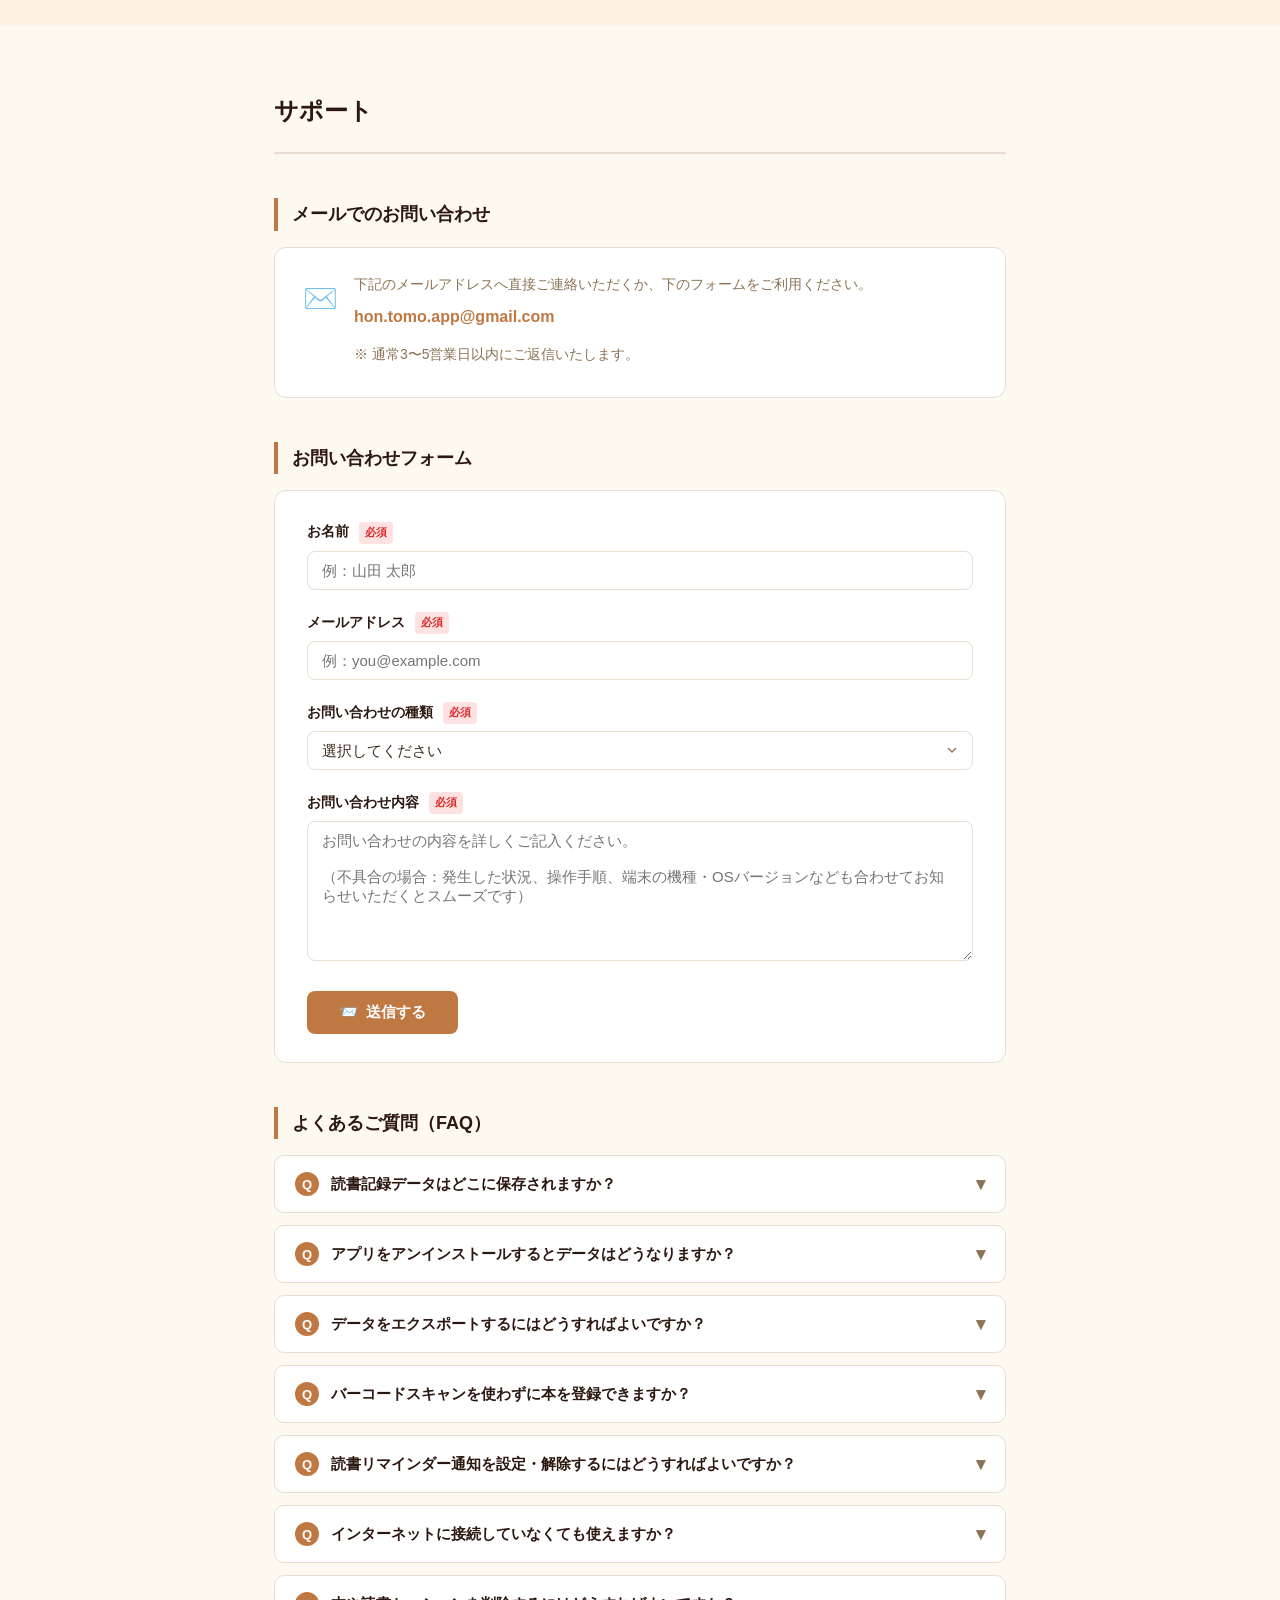
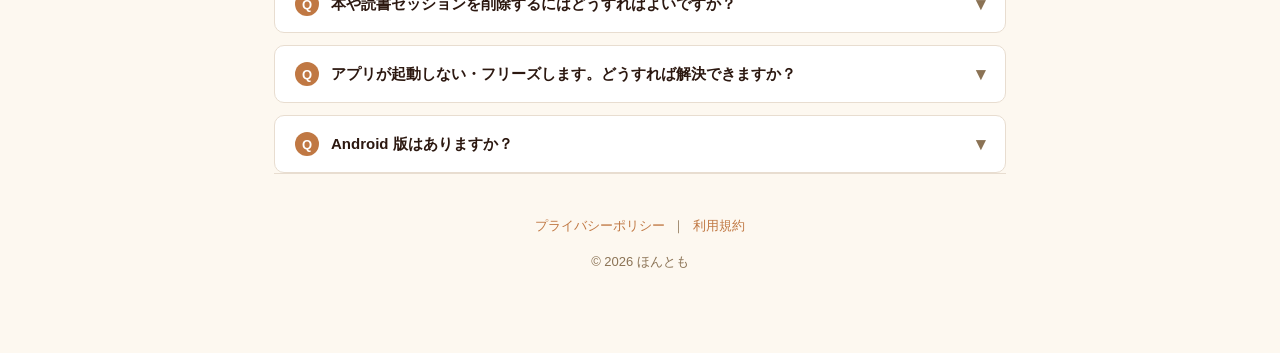
<file: Hontomo/support-page.html>
<!DOCTYPE html>
<html lang="ja">

<head>
    <meta charset="UTF-8">
    <meta name="viewport" content="width=device-width, initial-scale=1.0">
    <title>ほんとも — 毎日の読書を日記として残す、読書の伴走者アプリ</title>
    <style>
        :root {
            --primary: #2c1810;
            --accent: #c07843;
            --accent-dark: #a5622e;
            --accent-light: #fef3e2;
            --bg: #fdf8f0;
            --card-bg: #ffffff;
            --text: #3d2b1f;
            --text-muted: #8b7355;
            --border: #e8ddd0;
            --success: #10b981;
            --success-light: #ecfdf5;
        }

        html { scroll-behavior: smooth; }

        * { margin: 0; padding: 0; box-sizing: border-box; }

        body {
            font-family: -apple-system, BlinkMacSystemFont, 'Hiragino Kaku Gothic ProN', 'Hiragino Sans', Meiryo, sans-serif;
            background-color: var(--bg);
            color: var(--text);
            line-height: 1.8;
            -webkit-font-smoothing: antialiased;
        }

        a { color: var(--accent); text-decoration: none; }
        a:hover { text-decoration: underline; }

        /* ===== Sticky Nav ===== */
        .site-nav {
            position: sticky;
            top: 0;
            z-index: 100;
            background: rgba(253, 248, 240, 0.92);
            backdrop-filter: blur(10px);
            -webkit-backdrop-filter: blur(10px);
            border-bottom: 1px solid var(--border);
            height: 56px;
            padding: 0 24px;
            display: flex;
            align-items: center;
            justify-content: space-between;
        }

        .nav-logo {
            font-size: 18px;
            font-weight: 800;
            color: var(--primary);
            text-decoration: none;
        }
        .nav-logo:hover { color: var(--accent); text-decoration: none; }

        .nav-links { display: flex; align-items: center; gap: 20px; }

        .nav-links a {
            font-size: 13px;
            color: var(--text-muted);
            text-decoration: none;
        }
        .nav-links a:hover { color: var(--accent); text-decoration: none; }

        .nav-cta {
            background: var(--accent) !important;
            color: #fff !important;
            padding: 7px 16px;
            border-radius: 20px;
            font-size: 13px;
            font-weight: 600;
            text-decoration: none !important;
            transition: background 0.2s;
        }
        .nav-cta:hover { background: var(--accent-dark) !important; }

        /* ===== Hero ===== */
        .hero {
            text-align: center;
            padding: 72px 24px 56px;
        }

        .hero-badge {
            display: inline-block;
            background: var(--accent-light);
            color: var(--accent);
            font-size: 12px;
            font-weight: 700;
            padding: 5px 14px;
            border-radius: 20px;
            margin-bottom: 24px;
            border: 1px solid #f5c97a;
            letter-spacing: 0.04em;
        }

        .hero h1 {
            font-size: 46px;
            font-weight: 800;
            color: var(--primary);
            line-height: 1.15;
            margin-bottom: 14px;
            letter-spacing: -0.02em;
        }

        .hero .brand-statement {
            font-size: 19px;
            color: var(--accent);
            font-weight: 600;
            margin-bottom: 18px;
        }

        .hero .hero-desc {
            font-size: 16px;
            color: var(--text-muted);
            max-width: 440px;
            margin: 0 auto 36px;
            line-height: 1.8;
        }

        .download-btn {
            display: inline-flex;
            align-items: center;
            gap: 10px;
            background: var(--primary);
            color: #fff;
            font-size: 16px;
            font-weight: 700;
            padding: 14px 32px;
            border-radius: 14px;
            text-decoration: none;
            transition: transform 0.15s, background 0.2s;
        }
        .download-btn:hover {
            background: #1a0c06;
            transform: translateY(-2px);
            text-decoration: none;
            color: #fff;
        }

        .hero-note {
            margin-top: 12px;
            font-size: 12px;
            color: var(--text-muted);
        }

        /* Mock phone screens */
        .hero-visual {
            display: flex;
            justify-content: center;
            gap: 12px;
            margin-top: 52px;
            flex-wrap: wrap;
        }

        .mock-phone {
            background: var(--card-bg);
            border: 2px solid var(--border);
            border-radius: 24px;
            padding: 18px 14px;
            width: 154px;
            box-shadow: 0 8px 32px rgba(44, 24, 16, 0.1);
            text-align: left;
        }

        .mock-phone.featured {
            transform: scale(1.06);
            border-color: var(--accent);
            box-shadow: 0 12px 40px rgba(192, 120, 67, 0.22);
        }

        .mock-label {
            font-size: 9px;
            font-weight: 700;
            color: var(--text-muted);
            text-transform: uppercase;
            letter-spacing: 0.08em;
            margin-bottom: 10px;
        }

        .mock-streak-row { display: flex; align-items: center; gap: 8px; margin-bottom: 10px; }
        .mock-streak-num { font-size: 24px; font-weight: 800; color: var(--primary); line-height: 1; }
        .mock-streak-info { line-height: 1.3; }
        .mock-streak-info .flame { font-size: 16px; }
        .mock-streak-info .days-label { font-size: 9px; color: var(--text-muted); display: block; }

        .mock-dots { display: flex; gap: 3px; flex-wrap: wrap; margin-bottom: 10px; }
        .mock-dot { width: 8px; height: 8px; border-radius: 2px; background: var(--border); }
        .mock-dot.active { background: var(--accent); }
        .mock-dot.today { background: var(--primary); }

        .mock-progress-label { font-size: 9px; color: var(--text-muted); margin-bottom: 4px; }
        .mock-progress-bar { height: 6px; background: var(--border); border-radius: 3px; margin-bottom: 10px; overflow: hidden; }
        .mock-progress-fill { height: 100%; background: linear-gradient(90deg, var(--accent), #e8a060); border-radius: 3px; }

        .mock-session-card { background: var(--accent-light); border-radius: 8px; padding: 8px 10px; margin-bottom: 6px; }
        .mock-session-card .s-title { font-size: 9px; font-weight: 700; color: var(--primary); margin-bottom: 2px; white-space: nowrap; overflow: hidden; text-overflow: ellipsis; }
        .mock-session-card .s-info { font-size: 8px; color: var(--text-muted); }

        .mock-step-row { display: flex; align-items: center; gap: 8px; margin-bottom: 8px; }
        .mock-step-circle {
            width: 18px; height: 18px;
            border-radius: 50%;
            background: var(--accent);
            color: #fff;
            font-size: 9px;
            font-weight: 700;
            display: flex; align-items: center; justify-content: center;
            flex-shrink: 0;
        }
        .mock-step-text { font-size: 9px; color: var(--text); }

        /* ===== Shared section styles ===== */
        .section { padding: 72px 24px; }
        .section-inner { max-width: 780px; margin: 0 auto; }

        .section-label {
            font-size: 11px;
            font-weight: 700;
            color: var(--accent);
            letter-spacing: 0.12em;
            text-transform: uppercase;
            margin-bottom: 10px;
        }

        .section-title {
            font-size: 30px;
            font-weight: 800;
            color: var(--primary);
            line-height: 1.25;
            margin-bottom: 14px;
        }

        .section-desc {
            font-size: 16px;
            color: var(--text-muted);
            line-height: 1.8;
            max-width: 520px;
            margin-bottom: 40px;
        }

        .section-white { background: #fff; }
        .section-dark { background: var(--primary); }
        .section-dark .section-label { color: var(--accent); }
        .section-dark .section-title { color: #fff; }
        .section-dark .section-desc { color: rgba(255, 255, 255, 0.65); }
        .section-cta { background: var(--accent-light); text-align: center; }
        .section-cta .section-desc { margin: 0 auto 32px; }

        /* ===== Pain cards ===== */
        .pain-grid {
            display: grid;
            grid-template-columns: repeat(auto-fit, minmax(210px, 1fr));
            gap: 16px;
        }

        .pain-card {
            background: var(--bg);
            border: 1px solid var(--border);
            border-radius: 14px;
            padding: 24px 20px;
        }

        .pain-icon { font-size: 28px; display: block; margin-bottom: 12px; }

        .pain-heading {
            font-size: 15px;
            font-weight: 700;
            color: var(--primary);
            margin-bottom: 6px;
            line-height: 1.4;
        }

        .pain-body { font-size: 13px; color: var(--text-muted); line-height: 1.7; }

        /* ===== Feature cards ===== */
        .feature-grid {
            display: grid;
            grid-template-columns: repeat(auto-fit, minmax(220px, 1fr));
            gap: 20px;
        }

        .feature-card {
            background: var(--card-bg);
            border: 1px solid var(--border);
            border-radius: 16px;
            padding: 28px 22px;
            transition: box-shadow 0.2s, transform 0.2s;
        }
        .feature-card:hover { box-shadow: 0 6px 24px rgba(44, 24, 16, 0.1); transform: translateY(-2px); }

        .feature-icon {
            width: 48px; height: 48px;
            background: var(--accent-light);
            border-radius: 12px;
            display: flex; align-items: center; justify-content: center;
            font-size: 22px;
            margin-bottom: 16px;
        }

        .feature-card h3 { font-size: 17px; font-weight: 700; color: var(--primary); margin-bottom: 8px; }
        .feature-card p { font-size: 14px; color: var(--text-muted); line-height: 1.7; }

        /* ===== Steps ===== */
        .steps-list { display: flex; flex-direction: column; }

        .step-row {
            display: flex;
            gap: 20px;
            align-items: flex-start;
            padding: 24px 0;
            border-bottom: 1px solid var(--border);
        }
        .step-row:last-child { border-bottom: none; }

        .step-badge-num {
            flex-shrink: 0;
            width: 44px; height: 44px;
            background: var(--accent);
            color: #fff;
            font-size: 18px;
            font-weight: 800;
            border-radius: 50%;
            display: flex; align-items: center; justify-content: center;
        }

        .step-body h3 { font-size: 17px; font-weight: 700; color: var(--primary); margin-bottom: 6px; display: flex; align-items: center; gap: 8px; }
        .step-tag { font-size: 11px; font-weight: 600; background: #f0fdf4; color: #16a34a; padding: 2px 8px; border-radius: 6px; }
        .step-body p { font-size: 14px; color: var(--text-muted); line-height: 1.7; }

        /* ===== Goal section ===== */
        .goal-items { display: flex; flex-direction: column; gap: 20px; margin-bottom: 36px; }

        .goal-item { display: flex; gap: 16px; align-items: flex-start; }
        .goal-item-icon { font-size: 26px; flex-shrink: 0; margin-top: 2px; }
        .goal-item-text h4 { font-size: 16px; font-weight: 700; color: #fff; margin-bottom: 4px; }
        .goal-item-text p { font-size: 14px; color: rgba(255, 255, 255, 0.6); line-height: 1.65; }

        .persona-quote {
            background: rgba(255, 255, 255, 0.07);
            border-left: 3px solid var(--accent);
            border-radius: 0 12px 12px 0;
            padding: 20px 24px;
        }
        .persona-quote blockquote { font-size: 16px; color: rgba(255, 255, 255, 0.88); font-style: italic; line-height: 1.8; margin-bottom: 10px; }
        .persona-attribution { font-size: 12px; color: rgba(255, 255, 255, 0.45); }

        /* ===== Comparison table ===== */
        .compare-wrapper { overflow-x: auto; margin-top: 8px; }

        .compare-table {
            width: 100%;
            border-collapse: collapse;
            font-size: 14px;
            min-width: 480px;
        }

        .compare-table th, .compare-table td { padding: 11px 16px; border: 1px solid var(--border); text-align: center; }
        .compare-table th { background: #f5ede0; font-weight: 700; color: var(--primary); }
        .compare-table th.hl { background: var(--accent); color: #fff; }
        .compare-table td { color: var(--text-muted); }
        .compare-table td.hl { font-weight: 700; color: var(--primary); background: #fffdf8; }
        .compare-table td:first-child { text-align: left; }
        .ok { color: #16a34a; font-weight: 700; }
        .ng { color: #dc2626; }

        /* ===== Support section ===== */
        .support-header {
            max-width: 780px;
            margin: 0 auto;
            padding: 64px 24px 0;
        }

        .support-header h2 {
            font-size: 24px;
            font-weight: 800;
            color: var(--primary);
            padding-bottom: 20px;
            border-bottom: 2px solid var(--border);
        }

        .support-inner {
            max-width: 780px;
            margin: 0 auto;
            padding: 0 24px 80px;
        }

        .support-section { margin-top: 44px; }

        .support-section h3 {
            font-size: 18px;
            font-weight: 700;
            color: var(--primary);
            margin-bottom: 16px;
            padding-left: 14px;
            border-left: 4px solid var(--accent);
        }

        /* Contact */
        .contact-card {
            background: var(--card-bg);
            border: 1px solid var(--border);
            border-radius: 12px;
            padding: 24px 28px;
            display: flex;
            align-items: flex-start;
            gap: 16px;
        }

        .contact-card .icon { font-size: 28px; flex-shrink: 0; margin-top: 2px; }
        .contact-card .info p { font-size: 14px; color: var(--text-muted); margin-bottom: 6px; }
        .contact-card .info a { font-size: 16px; font-weight: 600; color: var(--accent); text-decoration: none; word-break: break-all; }
        .contact-card .info a:hover { text-decoration: underline; }
        .contact-card .note { margin-top: 10px; font-size: 13px; color: var(--text-muted); }

        /* Form */
        .form-card { background: var(--card-bg); border: 1px solid var(--border); border-radius: 12px; padding: 28px 32px; }
        .form-group { margin-bottom: 20px; }
        .form-group label { display: block; font-size: 14px; font-weight: 600; color: var(--primary); margin-bottom: 6px; }
        .form-group label .required { display: inline-block; margin-left: 6px; padding: 1px 6px; background: #fee2e2; color: #dc2626; font-size: 11px; font-weight: 600; border-radius: 4px; vertical-align: middle; }

        .form-group input,
        .form-group select,
        .form-group textarea {
            width: 100%;
            padding: 10px 14px;
            border: 1px solid var(--border);
            border-radius: 8px;
            font-size: 15px;
            font-family: inherit;
            color: var(--text);
            background: #fff;
            transition: border-color 0.2s, box-shadow 0.2s;
            appearance: none;
            -webkit-appearance: none;
        }

        .form-group select {
            background-image: url("data:image/svg+xml,%3Csvg xmlns='http://www.w3.org/2000/svg' width='16' height='16' viewBox='0 0 24 24' fill='none' stroke='%238b7355' stroke-width='2'%3E%3Cpolyline points='6 9 12 15 18 9'%3E%3C/polyline%3E%3C/svg%3E");
            background-repeat: no-repeat;
            background-position: right 12px center;
            padding-right: 36px;
        }

        .form-group input:focus, .form-group select:focus, .form-group textarea:focus {
            outline: none;
            border-color: var(--accent);
            box-shadow: 0 0 0 3px rgba(192, 120, 67, 0.15);
        }

        .form-group input.error, .form-group select.error, .form-group textarea.error {
            border-color: #dc2626;
            box-shadow: 0 0 0 3px rgba(220, 38, 38, 0.12);
        }

        .form-group .error-msg { display: none; margin-top: 5px; font-size: 12px; color: #dc2626; }
        .form-group .error-msg.show { display: block; }
        .form-group textarea { resize: vertical; min-height: 140px; }

        .submit-btn {
            display: inline-flex;
            align-items: center;
            gap: 8px;
            padding: 12px 32px;
            background: var(--accent);
            color: #fff;
            font-size: 15px;
            font-weight: 600;
            font-family: inherit;
            border: none;
            border-radius: 8px;
            cursor: pointer;
            transition: background 0.2s, transform 0.1s;
        }
        .submit-btn:hover { background: var(--accent-dark); }
        .submit-btn:active { transform: scale(0.98); }

        .success-message {
            display: none;
            background: var(--success-light);
            border: 1px solid #a7f3d0;
            border-radius: 10px;
            padding: 20px 24px;
            margin-top: 20px;
            font-size: 15px;
            color: #065f46;
        }
        .success-message.show { display: block; }

        /* FAQ */
        .faq-list { display: flex; flex-direction: column; gap: 12px; }

        .faq-item { background: var(--card-bg); border: 1px solid var(--border); border-radius: 10px; overflow: hidden; }

        .faq-question {
            width: 100%;
            display: flex;
            align-items: center;
            justify-content: space-between;
            gap: 12px;
            padding: 16px 20px;
            background: none;
            border: none;
            font-size: 15px;
            font-weight: 600;
            font-family: inherit;
            color: var(--primary);
            text-align: left;
            cursor: pointer;
            transition: background 0.15s;
        }
        .faq-question:hover { background: var(--bg); }

        .faq-question .q-label {
            flex-shrink: 0;
            width: 24px; height: 24px;
            display: flex; align-items: center; justify-content: center;
            background: var(--accent);
            color: #fff;
            font-size: 13px;
            font-weight: 700;
            border-radius: 50%;
        }

        .faq-question .q-text { flex: 1; }

        .faq-question .chevron { flex-shrink: 0; font-size: 18px; color: var(--text-muted); transition: transform 0.25s; }
        .faq-item.open .chevron { transform: rotate(180deg); }

        .faq-answer { display: none; padding: 0 20px 18px 60px; font-size: 14px; color: var(--text-muted); line-height: 1.8; }
        .faq-item.open .faq-answer { display: block; }
        .faq-answer a { color: var(--accent); text-decoration: none; }
        .faq-answer a:hover { text-decoration: underline; }

        /* Footer */
        footer {
            text-align: center;
            padding-top: 40px;
            border-top: 1px solid var(--border);
            font-size: 13px;
            color: var(--text-muted);
        }

        footer a { color: var(--accent); text-decoration: none; }
        footer a:hover { text-decoration: underline; }

        /* Responsive */
        @media (max-width: 600px) {
            .hero { padding: 48px 16px 40px; }
            .hero h1 { font-size: 30px; }
            .section { padding: 48px 16px; }
            .section-title { font-size: 22px; }
            .form-card { padding: 20px 16px; }
            .contact-card { padding: 20px 16px; }
            .faq-answer { padding-left: 20px; }
            .mock-phone { display: none; }
            .mock-phone.featured { display: block; }
            .nav-link-hide { display: none; }
            .support-header { padding-top: 48px; }
        }
    </style>
</head>

<body>

    <!-- ===== Sticky Nav ===== -->
    <nav class="site-nav">
        <a href="#top" class="nav-logo">ほんとも</a>
        <div class="nav-links">
            <a href="#features" class="nav-link-hide">機能</a>
            <a href="#support" class="nav-link-hide">サポート</a>
            <!-- App Store URL を取得後に href を更新してください -->
            <a href="#download" class="nav-cta">ダウンロード</a>
        </div>
    </nav>

    <!-- ===== Hero ===== -->
    <section class="hero" id="top">
        <div class="hero-badge">iPhone 対応 · 完全無料</div>
        <h1>今日の本、<br>どうでしたか?</h1>
        <p class="brand-statement">あなたの人生に、読書を置く</p>
        <p class="hero-desc">毎日の読書を日記として残す、読書の伴走者アプリ</p>

        <!-- App Store URL を取得後に href を更新してください -->
        <a href="#" class="download-btn">
            <span>📱</span>
            App Store でダウンロード
        </a>
        <p class="hero-note">iPhone 専用 · iOS 17 以上 · 無料</p>

        <!-- Illustrative mock screens -->
        <div class="hero-visual">
            <div class="mock-phone">
                <div class="mock-label">ホーム</div>
                <div class="mock-streak-row">
                    <div class="mock-streak-num">12</div>
                    <div class="mock-streak-info">
                        <span class="flame">🔥</span>
                        <span class="days-label">日連続読書中</span>
                    </div>
                </div>
                <div class="mock-dots">
                    <div class="mock-dot active"></div><div class="mock-dot active"></div>
                    <div class="mock-dot"></div><div class="mock-dot active"></div>
                    <div class="mock-dot active"></div><div class="mock-dot active"></div>
                    <div class="mock-dot"></div><div class="mock-dot active"></div>
                    <div class="mock-dot active"></div><div class="mock-dot active"></div>
                    <div class="mock-dot active"></div><div class="mock-dot active"></div>
                    <div class="mock-dot active"></div><div class="mock-dot today"></div>
                </div>
                <div class="mock-session-card">
                    <div class="s-title">人を動かす</div>
                    <div class="s-info">pp.80–102 · 22ページ</div>
                </div>
            </div>

            <div class="mock-phone featured">
                <div class="mock-label">記録する</div>
                <div class="mock-step-row">
                    <div class="mock-step-circle">1</div>
                    <div class="mock-step-text">本を選ぶ</div>
                </div>
                <div class="mock-step-row">
                    <div class="mock-step-circle">2</div>
                    <div class="mock-step-text">ページ数を入力</div>
                </div>
                <div class="mock-step-row">
                    <div class="mock-step-circle" style="background: var(--border); color: var(--text-muted);">3</div>
                    <div class="mock-step-text" style="color: var(--text-muted);">学びを残す (任意)</div>
                </div>
                <div style="margin-top: 10px; background: var(--accent); border-radius: 8px; padding: 8px; text-align: center;">
                    <div style="font-size: 9px; font-weight: 700; color: #fff;">30秒で完了 ✓</div>
                </div>
                <div style="margin-top: 10px; font-size: 8px; color: var(--text-muted); text-align: center; font-style: italic;">
                    「25ページ、お疲れさま!」
                </div>
            </div>

            <div class="mock-phone">
                <div class="mock-label">本棚</div>
                <div class="mock-session-card">
                    <div class="s-title">読書中 · 2冊</div>
                </div>
                <div style="margin: 8px 0 4px;">
                    <div class="mock-progress-label">人を動かす · 47%</div>
                    <div class="mock-progress-bar"><div class="mock-progress-fill" style="width: 47%;"></div></div>
                </div>
                <div>
                    <div class="mock-progress-label">嫌われる勇気 · 82%</div>
                    <div class="mock-progress-bar"><div class="mock-progress-fill" style="width: 82%;"></div></div>
                </div>
                <div class="mock-session-card" style="margin-top: 8px;">
                    <div class="s-title">今月の読了 · 3冊</div>
                </div>
            </div>
        </div>
    </section>

    <!-- ===== Pain Section ===== -->
    <section class="section section-white">
        <div class="section-inner">
            <div class="section-label">こんな経験ありませんか?</div>
            <h2 class="section-title">読んだ本の内容、<br>どれだけ残っていますか?</h2>
            <p class="section-desc">読書は「やって良かった」と感じる習慣の筆頭格。でも、記録がなければ達成感は積み上がらず、習慣は続きにくい。</p>
            <div class="pain-grid">
                <div class="pain-card">
                    <span class="pain-icon">😔</span>
                    <div class="pain-heading">読んだ内容をすぐ忘れてしまう</div>
                    <div class="pain-body">読み終えた直後は感動したのに、1ヶ月後にはほとんど頭に残っていない。</div>
                </div>
                <div class="pain-card">
                    <span class="pain-icon">💬</span>
                    <div class="pain-heading">「何を学んだか」言語化できない</div>
                    <div class="pain-body">読んだ気になっているだけで、いざ話そうとすると何も出てこない。</div>
                </div>
                <div class="pain-card">
                    <span class="pain-icon">📵</span>
                    <div class="pain-heading">既存アプリが続かなかった</div>
                    <div class="pain-body">SNS公開の圧がきつい、機能が多すぎて重い、紙のノートは3日で挫折。</div>
                </div>
            </div>
        </div>
    </section>

    <!-- ===== Features Section ===== -->
    <section class="section" id="features">
        <div class="section-inner">
            <div class="section-label">ほんともが選ばれる理由</div>
            <h2 class="section-title">「今日の読書体験」を<br>カジュアルに残す、唯一のアプリ</h2>
            <p class="section-desc">普通の日記アプリは書くことが多すぎて続かない。SNS型は他者の目が気になる。ほんともは「自分だけの読書ログ」に特化しています。</p>
            <div class="feature-grid">
                <div class="feature-card">
                    <div class="feature-icon">⏱️</div>
                    <h3>30秒で記録完了</h3>
                    <p>本を選んでページ数を入れるだけ。ステップ1〜2は30秒。学びや感想は書きたいときだけ。続けやすさを最優先に設計しています。</p>
                </div>
                <div class="feature-card">
                    <div class="feature-icon">🔒</div>
                    <h3>プライベートな読書ログ</h3>
                    <p>SNSに公開する必要はありません。すべての記録はあなたの端末だけに保存。他者の目を気にせず、自分のために書き続けられます。</p>
                </div>
                <div class="feature-card">
                    <div class="feature-icon">🔥</div>
                    <h3>達成感が積み上がる</h3>
                    <p>連続読書日数のストリーク、カレンダーヒートマップ、月別グラフ。「今日も読めた」という達成感が可視化され、習慣が続きます。</p>
                </div>
                <div class="feature-card">
                    <div class="feature-icon">📚</div>
                    <h3>読書史が資産になる</h3>
                    <p>日付 × 本を基本単位に、読書の歴史が日記として積み上がります。数年後に「あのとき何を学んだか」が引き出せる、自分だけの知的資産に。</p>
                </div>
                <div class="feature-card">
                    <div class="feature-icon">📖</div>
                    <h3>本棚をスマートに管理</h3>
                    <p>「読みたい・読書中・読了」でステータス管理。バーコードスキャンで3秒登録。進捗バーで本ごとの読書状況が一目でわかります。</p>
                </div>
                <div class="feature-card">
                    <div class="feature-icon">💡</div>
                    <h3>学びを構造化して残す</h3>
                    <p>学び・引用・ふりかえりを構造化テンプレートで記録。「あの本でこう気づいた」が後から閲覧できる状態で保存されます。</p>
                </div>
            </div>
        </div>
    </section>

    <!-- ===== How It Works ===== -->
    <section class="section section-white">
        <div class="section-inner">
            <div class="section-label">使い方</div>
            <h2 class="section-title">シンプルな3ステップ</h2>
            <p class="section-desc">難しい設定はいりません。ダウンロードしてすぐ、今日の読書を記録できます。</p>
            <div class="steps-list">
                <div class="step-row">
                    <div class="step-badge-num">1</div>
                    <div class="step-body">
                        <h3>本を登録する <span class="step-tag">3秒</span></h3>
                        <p>バーコードをスキャン、またはタイトル・著者名で検索するだけ。書影や著者情報は自動で取得されます。手入力でも登録できます。</p>
                    </div>
                </div>
                <div class="step-row">
                    <div class="step-badge-num">2</div>
                    <div class="step-body">
                        <h3>読んだらすぐ記録する <span class="step-tag">30秒</span></h3>
                        <p>読み終えたら「+ 記録」をタップ。本を選んで開始・終了ページを入力するだけで完了。気が向いたときだけ学びや感想を加えられます。</p>
                    </div>
                </div>
                <div class="step-row">
                    <div class="step-badge-num">3</div>
                    <div class="step-body">
                        <h3>積み上がった読書史を振り返る</h3>
                        <p>タイムラインで「いつどの本を読んだか」が日記として流れます。ストリークとグラフで読書習慣が可視化され、続けるモチベーションになります。</p>
                    </div>
                </div>
            </div>
        </div>
    </section>

    <!-- ===== Goal / Testimonial ===== -->
    <section class="section section-dark">
        <div class="section-inner">
            <div class="section-label">3ヶ月後の自分へ</div>
            <h2 class="section-title">読書が、人生の資産になる</h2>
            <p class="section-desc">ほんともを続けたユーザーが実感する3つの変化です。</p>
            <div class="goal-items">
                <div class="goal-item">
                    <div class="goal-item-icon">🔥</div>
                    <div class="goal-item-text">
                        <h4>読書が習慣になっている</h4>
                        <p>毎日の問いかけとストリークにより、読書が「今日もやった」という達成感とともに生活に定着しています。</p>
                    </div>
                </div>
                <div class="goal-item">
                    <div class="goal-item-icon">💬</div>
                    <div class="goal-item-text">
                        <h4>読んだ内容が言語化されている</h4>
                        <p>学び・引用・ふりかえりの記録があるため、「あの本でこう学んだ」と自分の言葉で話せるようになっています。</p>
                    </div>
                </div>
                <div class="goal-item">
                    <div class="goal-item-icon">📚</div>
                    <div class="goal-item-text">
                        <h4>読書の歴史が手元にある</h4>
                        <p>数ヶ月〜数年の読書日記が積み上がり、自分の知的変化を振り返れる資産になっています。</p>
                    </div>
                </div>
            </div>
            <div class="persona-quote">
                <blockquote>「読みっぱなしで終わっていた本が、ちゃんと自分の中に残るようになった気がする」</blockquote>
                <div class="persona-attribution">— 山田 晴人（24歳 / ソフトウェアエンジニア）</div>
            </div>
        </div>
    </section>

    <!-- ===== Comparison ===== -->
    <section class="section section-white">
        <div class="section-inner">
            <div class="section-label">他のアプリとの違い</div>
            <h2 class="section-title">「日記」として読書を記録する<br>唯一のアプリ</h2>
            <p class="section-desc">既存アプリは「本単位の管理」や「SNS的な感想共有」に寄っています。ほんともは「今日の読書体験」を日次で残すことに特化しています。</p>
            <div class="compare-wrapper">
                <table class="compare-table">
                    <thead>
                        <tr>
                            <th></th>
                            <th>読書メーター</th>
                            <th>ブクログ</th>
                            <th class="hl">ほんとも</th>
                        </tr>
                    </thead>
                    <tbody>
                        <tr>
                            <td>主軸</td>
                            <td>SNS・記録</td>
                            <td>本棚管理</td>
                            <td class="hl ok">日記</td>
                        </tr>
                        <tr>
                            <td>日次記録（今日の読書）</td>
                            <td class="ng">×</td>
                            <td class="ng">×</td>
                            <td class="hl ok">◎</td>
                        </tr>
                        <tr>
                            <td>セッション単位の記録</td>
                            <td class="ng">×</td>
                            <td class="ng">×</td>
                            <td class="hl ok">◎</td>
                        </tr>
                        <tr>
                            <td>学びの構造化</td>
                            <td>△ 感想のみ</td>
                            <td>△ 感想のみ</td>
                            <td class="hl ok">◎ 構造化</td>
                        </tr>
                        <tr>
                            <td>プライベート重視</td>
                            <td class="ng">× SNS公開</td>
                            <td>△</td>
                            <td class="hl ok">◎</td>
                        </tr>
                    </tbody>
                </table>
            </div>
        </div>
    </section>

    <!-- ===== CTA ===== -->
    <section class="section section-cta" id="download">
        <div class="section-inner">
            <div class="section-label">はじめよう</div>
            <h2 class="section-title">今日の読書から、<br>あなたの読書史が始まる</h2>
            <p class="section-desc">登録不要、完全無料。ダウンロードしてすぐ使えます。</p>
            <!-- App Store URL を取得後に href を更新してください -->
            <a href="#" class="download-btn">
                <span>📱</span>
                App Store でダウンロード
            </a>
            <p class="hero-note" style="margin-top: 16px;">iPhone 専用 · iOS 17 以上 · 完全無料</p>
        </div>
    </section>

    <!-- ===== Support Section ===== -->
    <div class="support-header" id="support">
        <h2>サポート</h2>
    </div>

    <div class="support-inner">

        <div class="support-section">
            <h3>メールでのお問い合わせ</h3>
            <div class="contact-card">
                <div class="icon">✉️</div>
                <div class="info">
                    <p>下記のメールアドレスへ直接ご連絡いただくか、下のフォームをご利用ください。</p>
                    <a href="mailto:hon.tomo.app@gmail.com">hon.tomo.app@gmail.com</a>
                    <p class="note">※ 通常3〜5営業日以内にご返信いたします。</p>
                </div>
            </div>
        </div>

        <div class="support-section">
            <h3>お問い合わせフォーム</h3>
            <div class="form-card">
                <form id="supportForm" onsubmit="handleSubmit(event)">
                    <div class="form-group">
                        <label for="name">お名前 <span class="required">必須</span></label>
                        <input type="text" id="name" name="name" placeholder="例：山田 太郎" required>
                    </div>
                    <div class="form-group">
                        <label for="email">メールアドレス <span class="required">必須</span></label>
                        <input type="email" id="email" name="email" placeholder="例：you@example.com" required
                            oninput="clearEmailError()" onblur="validateEmailField()">
                        <span class="error-msg" id="emailError">有効なメールアドレスを入力してください（例：you@example.com）</span>
                    </div>
                    <div class="form-group">
                        <label for="category">お問い合わせの種類 <span class="required">必須</span></label>
                        <select id="category" name="category" required>
                            <option value="" disabled selected>選択してください</option>
                            <option value="bug">不具合・バグの報告</option>
                            <option value="feature">機能・改善のご要望</option>
                            <option value="data">データ・エクスポートについて</option>
                            <option value="book">書籍検索・バーコードスキャンについて</option>
                            <option value="privacy">プライバシー・個人情報について</option>
                            <option value="other">その他</option>
                        </select>
                    </div>
                    <div class="form-group">
                        <label for="message">お問い合わせ内容 <span class="required">必須</span></label>
                        <textarea id="message" name="message"
                            placeholder="お問い合わせの内容を詳しくご記入ください。&#10;&#10;（不具合の場合：発生した状況、操作手順、端末の機種・OSバージョンなども合わせてお知らせいただくとスムーズです）"
                            required></textarea>
                    </div>
                    <button type="submit" class="submit-btn">
                        <span>📨</span> 送信する
                    </button>
                </form>
                <div class="success-message" id="successMsg">
                    ✅ お問い合わせを受け付けました。通常3〜5営業日以内にご返信いたします。しばらくお待ちください。
                </div>
            </div>
        </div>

        <div class="support-section">
            <h3>よくあるご質問（FAQ）</h3>
            <div class="faq-list">

                <div class="faq-item">
                    <button class="faq-question" onclick="toggleFaq(this)" aria-expanded="false">
                        <span class="q-label">Q</span>
                        <span class="q-text">読書記録データはどこに保存されますか？</span>
                        <span class="chevron">▾</span>
                    </button>
                    <div class="faq-answer">
                        すべての読書記録（本の情報・読書セッション・学び・ハイライト等）はお使いの端末内にのみ保存されます。外部サーバーへの送信・同期は一切行いません。詳しくは<a href="privacy-policy.html">プライバシーポリシー</a>をご確認ください。
                    </div>
                </div>

                <div class="faq-item">
                    <button class="faq-question" onclick="toggleFaq(this)" aria-expanded="false">
                        <span class="q-label">Q</span>
                        <span class="q-text">アプリをアンインストールするとデータはどうなりますか？</span>
                        <span class="chevron">▾</span>
                    </button>
                    <div class="faq-answer">
                        アンインストールするとデバイス内に保存されたすべての読書記録データが削除されます。削除後の復元はできません。機種変更やアプリの再インストール前には、アプリ内の「エクスポート」機能でデータをバックアップしておくことをお勧めします。
                    </div>
                </div>

                <div class="faq-item">
                    <button class="faq-question" onclick="toggleFaq(this)" aria-expanded="false">
                        <span class="q-label">Q</span>
                        <span class="q-text">データをエクスポートするにはどうすればよいですか？</span>
                        <span class="chevron">▾</span>
                    </button>
                    <div class="faq-answer">
                        アプリ内の設定画面からエクスポート機能をご利用いただけます。JSON・CSV・Markdownの3形式に対応しています。エクスポートしたファイルはiOSの共有機能を通じてメールやクラウドストレージへ保存できます。
                    </div>
                </div>

                <div class="faq-item">
                    <button class="faq-question" onclick="toggleFaq(this)" aria-expanded="false">
                        <span class="q-label">Q</span>
                        <span class="q-text">バーコードスキャンを使わずに本を登録できますか？</span>
                        <span class="chevron">▾</span>
                    </button>
                    <div class="faq-answer">
                        はい。書籍登録画面でタイトルや著者名をテキスト入力して検索することができます。バーコードスキャンはあくまで任意の機能です。カメラの使用を許可しなくても、本の登録・記録のすべての機能をご利用いただけます。
                    </div>
                </div>

                <div class="faq-item">
                    <button class="faq-question" onclick="toggleFaq(this)" aria-expanded="false">
                        <span class="q-label">Q</span>
                        <span class="q-text">読書リマインダー通知を設定・解除するにはどうすればよいですか？</span>
                        <span class="chevron">▾</span>
                    </button>
                    <div class="faq-answer">
                        アプリ内の設定画面からリマインダーのオン/オフと通知時刻を変更できます。iOSのシステム設定（設定 → ほんとも → 通知）からも変更可能です。通知はデバイス内のローカル通知であり、外部への情報送信は伴いません。
                    </div>
                </div>

                <div class="faq-item">
                    <button class="faq-question" onclick="toggleFaq(this)" aria-expanded="false">
                        <span class="q-label">Q</span>
                        <span class="q-text">インターネットに接続していなくても使えますか？</span>
                        <span class="chevron">▾</span>
                    </button>
                    <div class="faq-answer">
                        はい。読書記録の作成・閲覧・編集・削除はオフラインでご利用いただけます。書籍をキーワードやバーコードで新規検索する際にのみインターネット接続が必要です。
                    </div>
                </div>

                <div class="faq-item">
                    <button class="faq-question" onclick="toggleFaq(this)" aria-expanded="false">
                        <span class="q-label">Q</span>
                        <span class="q-text">本や読書セッションを削除するにはどうすればよいですか？</span>
                        <span class="chevron">▾</span>
                    </button>
                    <div class="faq-answer">
                        本の詳細画面またはセッション詳細画面から削除操作が行えます。削除した内容は元に戻せませんのでご注意ください。
                    </div>
                </div>

                <div class="faq-item">
                    <button class="faq-question" onclick="toggleFaq(this)" aria-expanded="false">
                        <span class="q-label">Q</span>
                        <span class="q-text">アプリが起動しない・フリーズします。どうすれば解決できますか？</span>
                        <span class="chevron">▾</span>
                    </button>
                    <div class="faq-answer">
                        以下の手順をお試しください：<br>
                        ① アプリを完全に終了し、再度起動する<br>
                        ② 端末を再起動する<br>
                        ③ App Store でアプリを最新バージョンにアップデートする<br>
                        それでも解決しない場合は、お問い合わせフォームより端末の機種・OSバージョンとともにご連絡ください。
                    </div>
                </div>

                <div class="faq-item">
                    <button class="faq-question" onclick="toggleFaq(this)" aria-expanded="false">
                        <span class="q-label">Q</span>
                        <span class="q-text">Android 版はありますか？</span>
                        <span class="chevron">▾</span>
                    </button>
                    <div class="faq-answer">
                        現在はiOS（iPhone）専用です。Android版については現時点では未定です。
                    </div>
                </div>

            </div>
        </div>

        <footer>
            <p>
                <a href="privacy-policy.html">プライバシーポリシー</a>
                &nbsp;｜&nbsp;
                <a href="terms-of-service.html">利用規約</a>
            </p>
            <p style="margin-top: 12px;">© 2026 ほんとも</p>
        </footer>

    </div>

    <script>
        function toggleFaq(btn) {
            const item = btn.closest('.faq-item');
            const isOpen = item.classList.contains('open');
            item.classList.toggle('open', !isOpen);
            btn.setAttribute('aria-expanded', String(!isOpen));
        }

        function isValidEmail(email) {
            return /^[a-zA-Z0-9._%+\-]+@[a-zA-Z0-9.\-]+\.[a-zA-Z]{2,}$/.test(email);
        }

        function validateEmailField() {
            const emailInput = document.getElementById('email');
            const emailError = document.getElementById('emailError');
            const value = emailInput.value.trim();
            if (value === '') {
                emailInput.classList.remove('error');
                emailError.classList.remove('show');
                return true;
            }
            if (!isValidEmail(value)) {
                emailInput.classList.add('error');
                emailError.classList.add('show');
                return false;
            }
            emailInput.classList.remove('error');
            emailError.classList.remove('show');
            return true;
        }

        function clearEmailError() {
            const emailInput = document.getElementById('email');
            const emailError = document.getElementById('emailError');
            if (isValidEmail(emailInput.value.trim())) {
                emailInput.classList.remove('error');
                emailError.classList.remove('show');
            }
        }

        function handleSubmit(event) {
            event.preventDefault();
            if (!validateEmailField()) {
                document.getElementById('email').focus();
                return;
            }
            const name = document.getElementById('name').value.trim();
            const email = document.getElementById('email').value.trim();
            const category = document.getElementById('category').value;
            const message = document.getElementById('message').value.trim();
            const categoryLabels = {
                bug: '不具合・バグの報告',
                feature: '機能・改善のご要望',
                data: 'データ・エクスポートについて',
                book: '書籍検索・バーコードスキャンについて',
                privacy: 'プライバシー・個人情報について',
                other: 'その他'
            };
            const subject = encodeURIComponent(`【${categoryLabels[category] || 'お問い合わせ'}】ほんとも サポート`);
            const body = encodeURIComponent(
                `お名前：${name}\n` +
                `返信先メールアドレス：${email}\n` +
                `種類：${categoryLabels[category] || category}\n\n` +
                `【お問い合わせ内容】\n${message}`
            );
            window.location.href = `mailto:hon.tomo.app@gmail.com?subject=${subject}&body=${body}`;
            document.getElementById('successMsg').classList.add('show');
            document.getElementById('supportForm').reset();
            document.getElementById('email').classList.remove('error');
            document.getElementById('emailError').classList.remove('show');
        }
    </script>
</body>

</html>
</file>
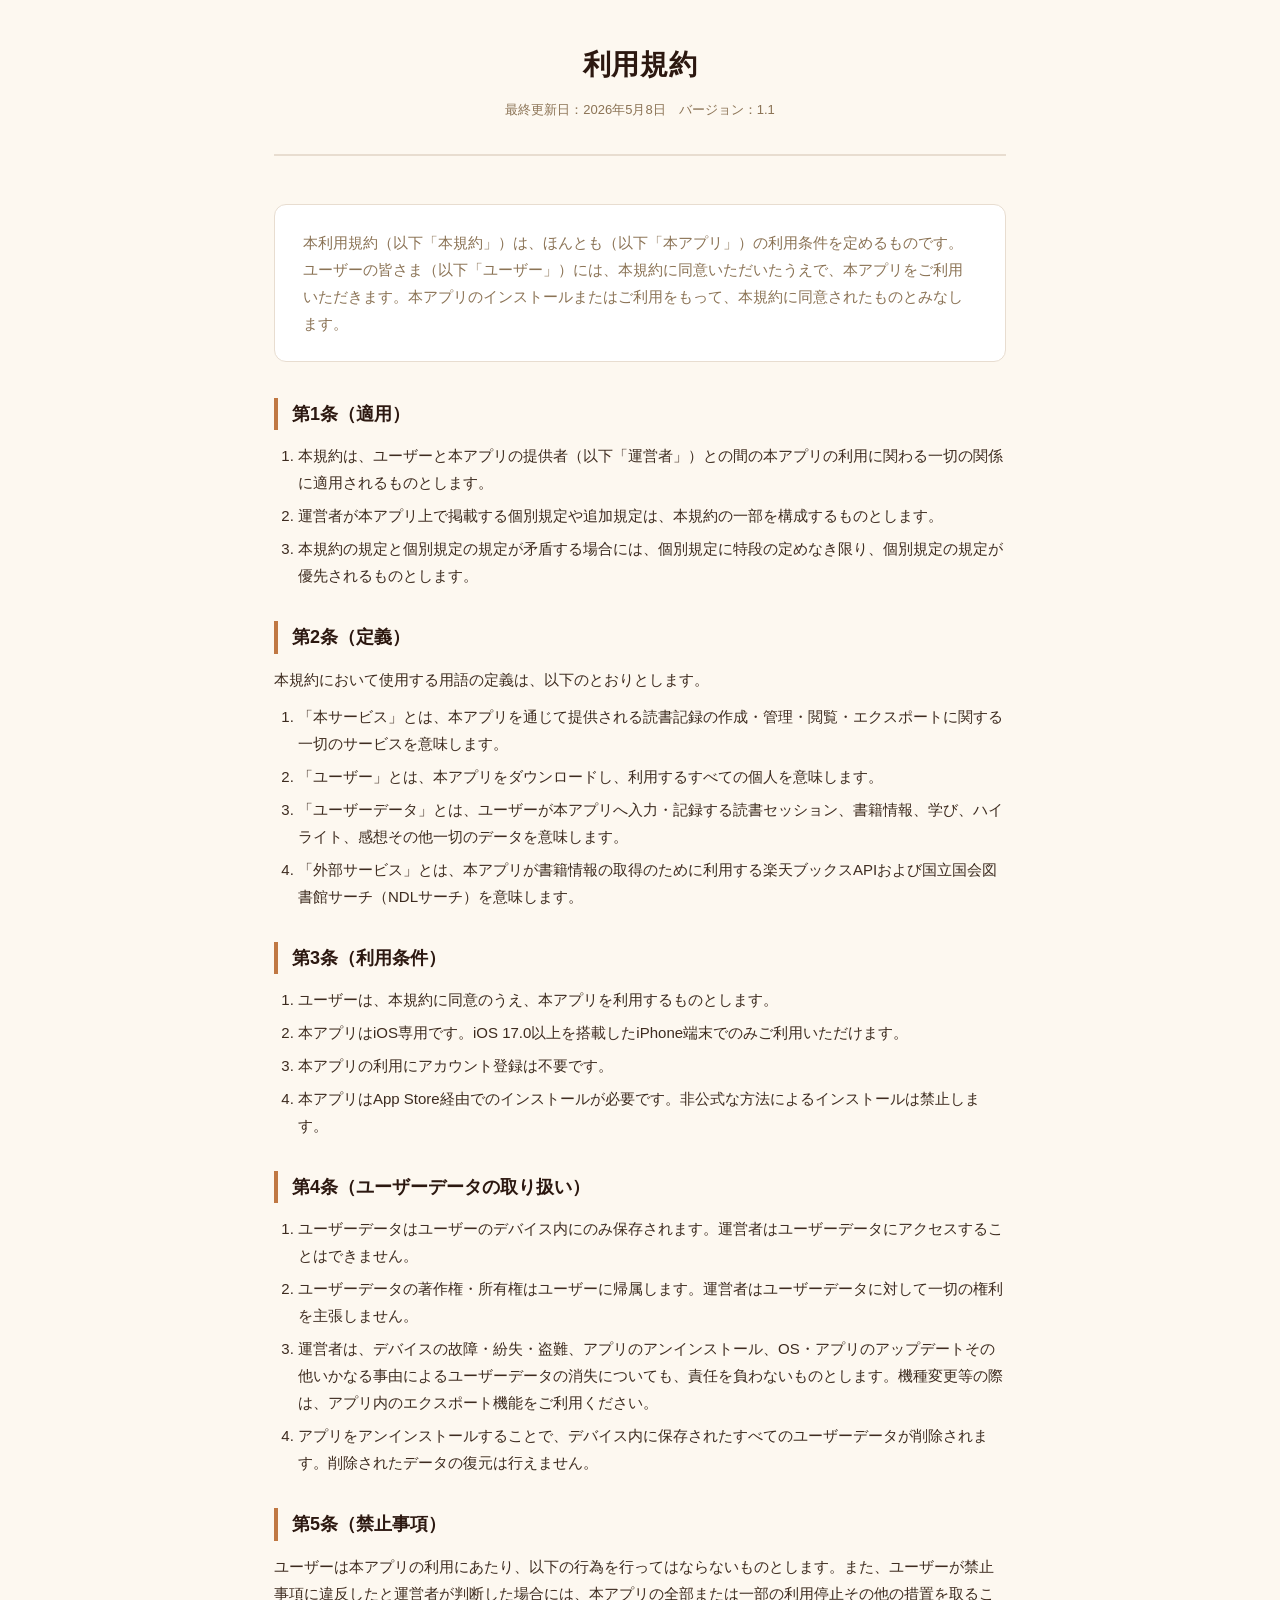
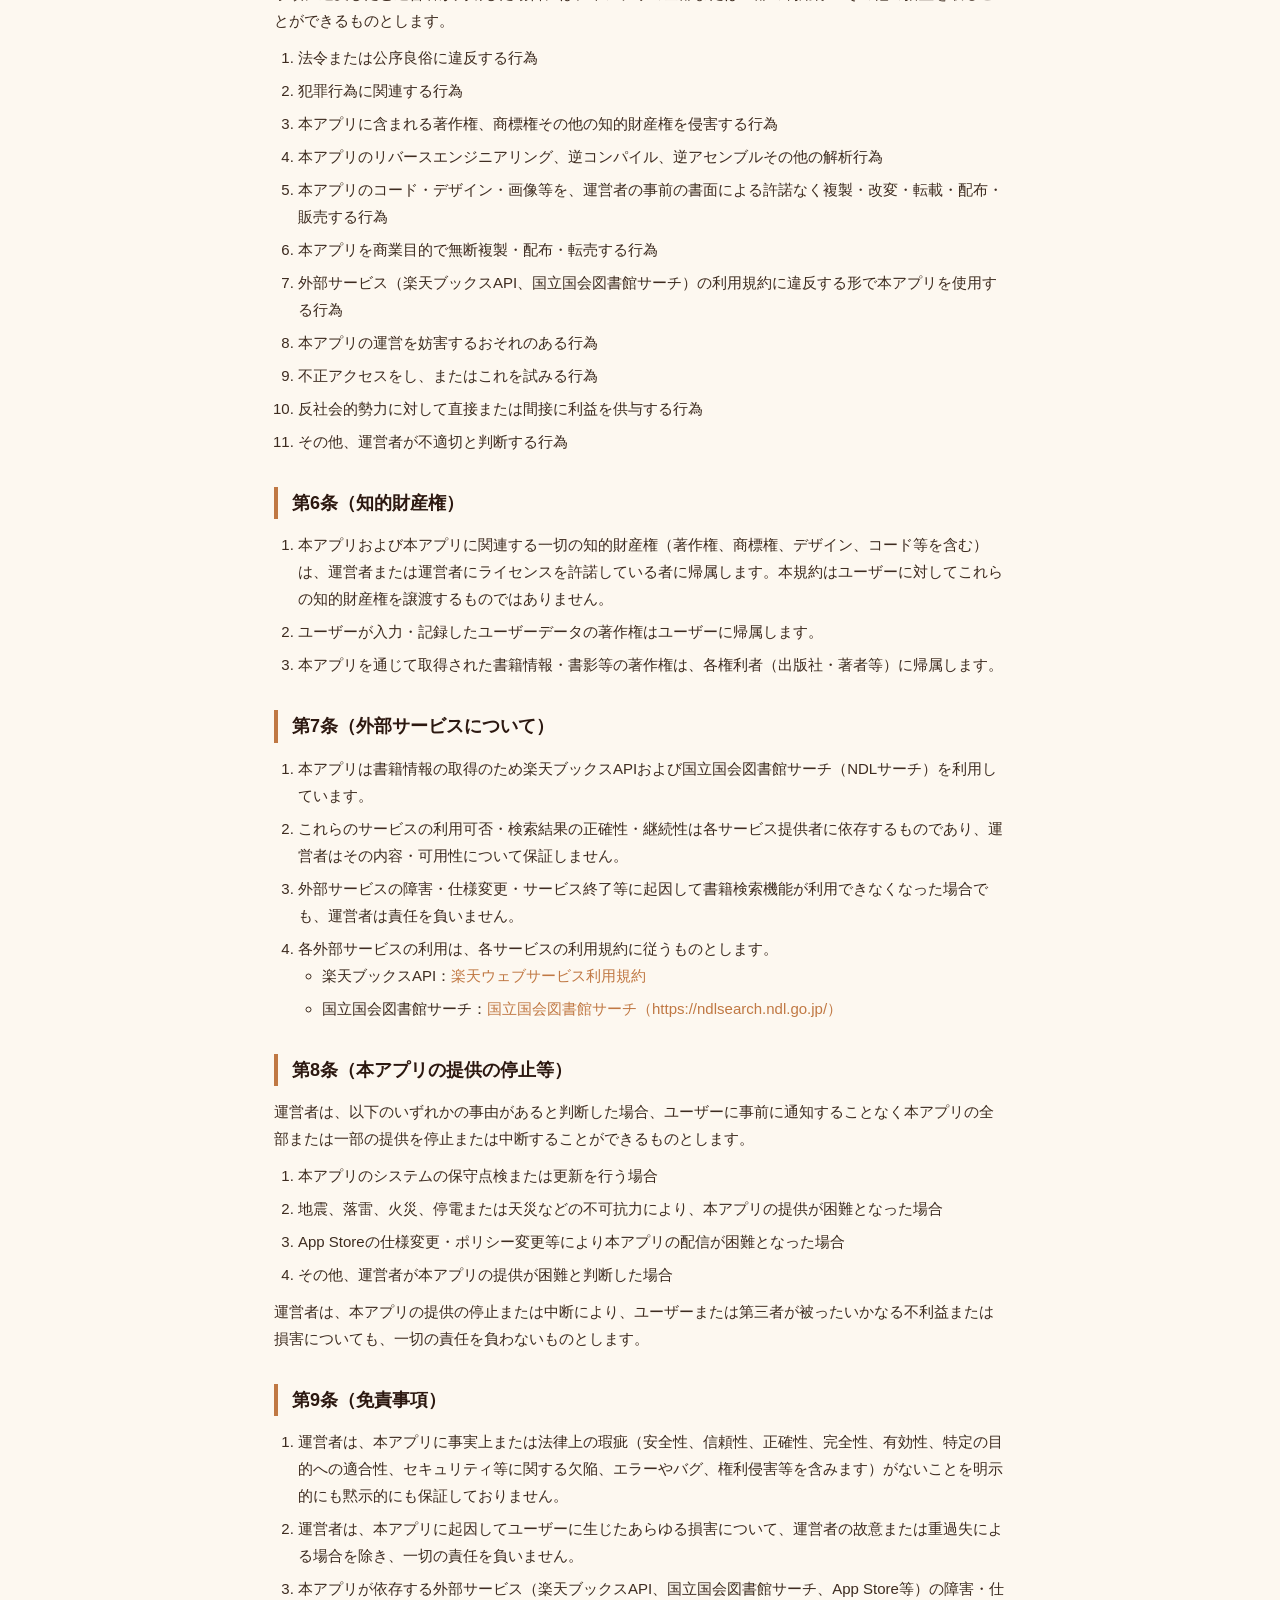
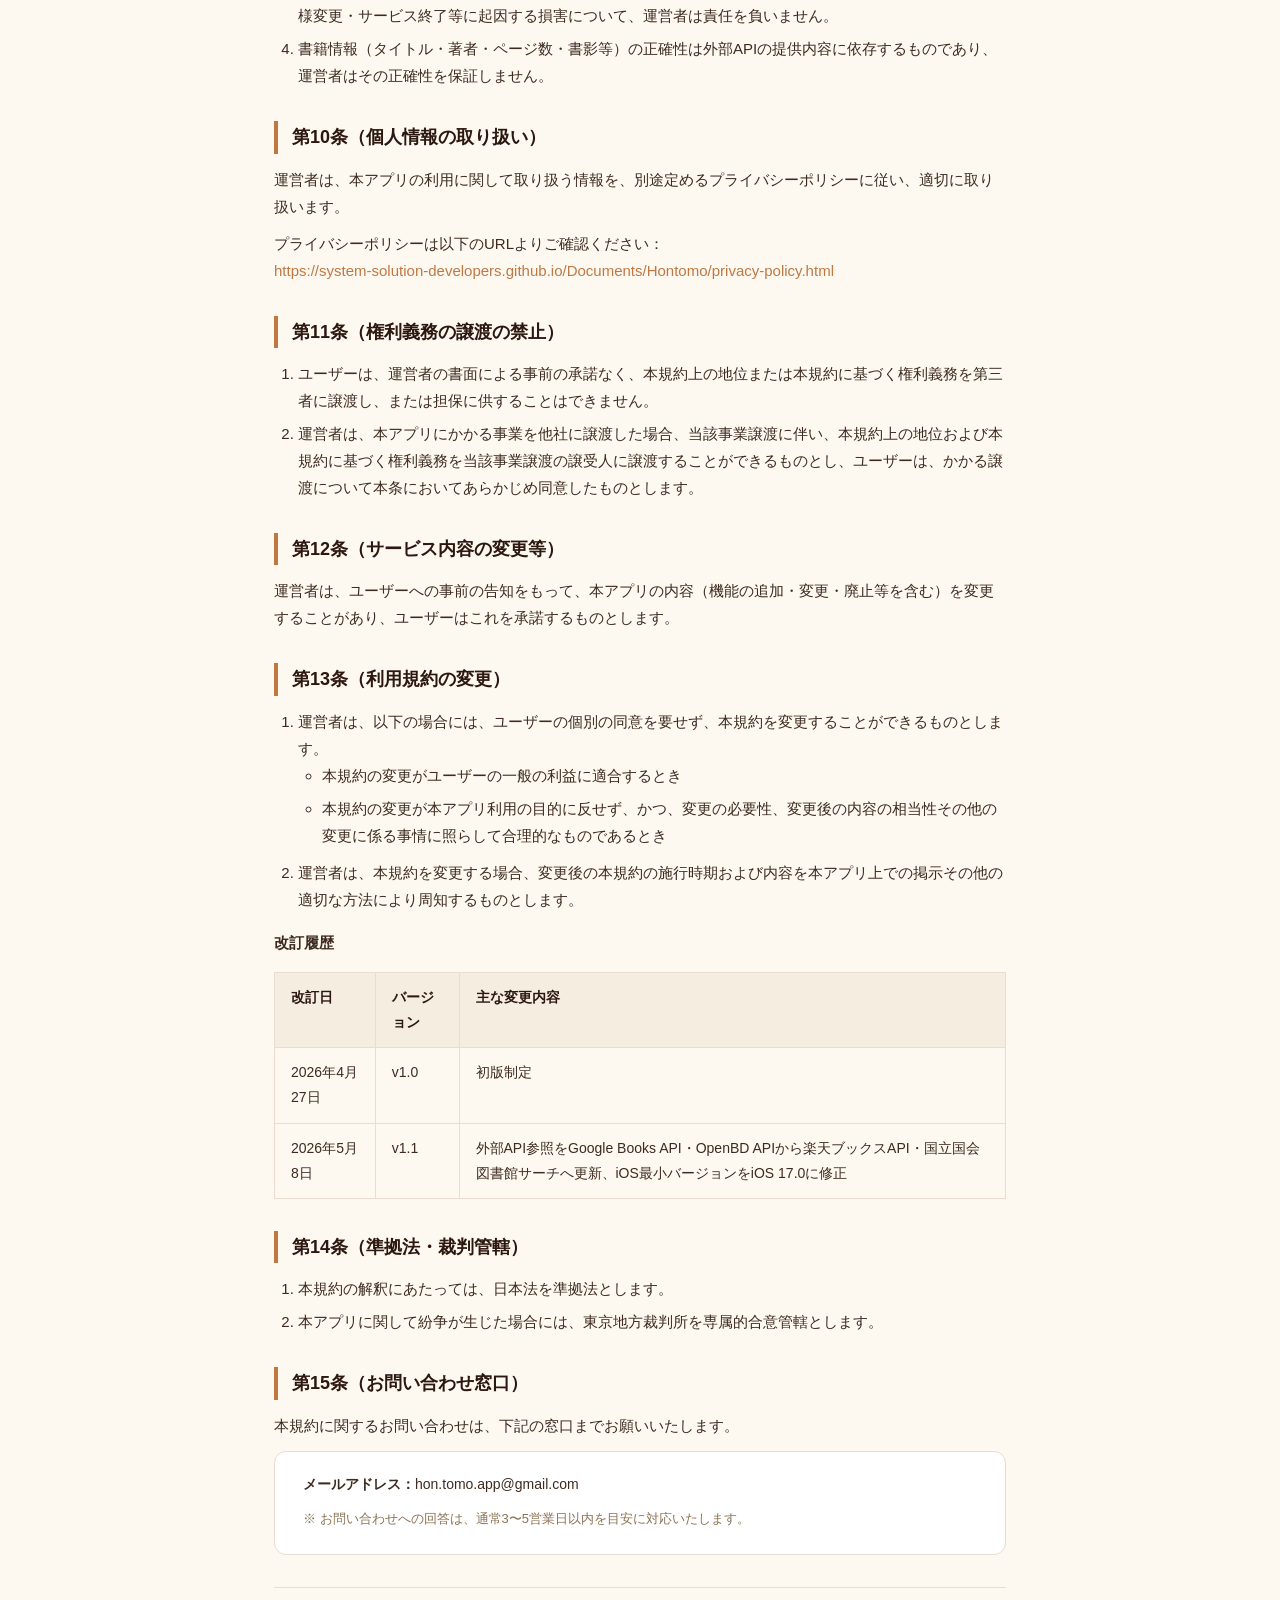
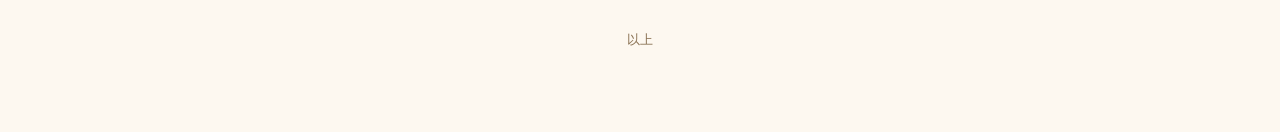
<file: Hontomo/terms-of-service.html>
<!DOCTYPE html>
<html lang="ja">

<head>
    <meta charset="UTF-8">
    <meta name="viewport" content="width=device-width, initial-scale=1.0">
    <title>利用規約 | ほんとも</title>
    <style>
        :root {
            --primary: #2c1810;
            --accent: #c07843;
            --bg: #fdf8f0;
            --card-bg: #ffffff;
            --text: #3d2b1f;
            --text-muted: #8b7355;
            --border: #e8ddd0;
        }

        * {
            margin: 0;
            padding: 0;
            box-sizing: border-box;
        }

        body {
            font-family: -apple-system, BlinkMacSystemFont, 'Hiragino Kaku Gothic ProN', 'Hiragino Sans', Meiryo, sans-serif;
            background-color: var(--bg);
            color: var(--text);
            line-height: 1.8;
            -webkit-font-smoothing: antialiased;
        }

        .container {
            max-width: 780px;
            margin: 0 auto;
            padding: 40px 24px 80px;
        }

        header {
            text-align: center;
            margin-bottom: 48px;
            padding-bottom: 32px;
            border-bottom: 2px solid var(--border);
        }

        header h1 {
            font-size: 28px;
            font-weight: 700;
            color: var(--primary);
            letter-spacing: 0.02em;
        }

        header .updated {
            font-size: 13px;
            color: var(--text-muted);
            margin-top: 8px;
        }

        .intro {
            background: var(--card-bg);
            border: 1px solid var(--border);
            border-radius: 12px;
            padding: 24px 28px;
            margin-bottom: 36px;
            font-size: 15px;
            color: var(--text-muted);
        }

        section {
            margin-bottom: 32px;
        }

        section h2 {
            font-size: 18px;
            font-weight: 700;
            color: var(--primary);
            margin-bottom: 12px;
            padding-left: 14px;
            border-left: 4px solid var(--accent);
        }

        section p,
        section li {
            font-size: 15px;
            color: var(--text);
        }

        section p {
            margin-bottom: 10px;
        }

        section ol,
        section ul {
            padding-left: 24px;
            margin-bottom: 10px;
        }

        section li {
            margin-bottom: 6px;
        }

        table {
            width: 100%;
            border-collapse: collapse;
            margin: 16px 0;
            font-size: 14px;
        }

        table th,
        table td {
            border: 1px solid var(--border);
            padding: 12px 16px;
            text-align: left;
            vertical-align: top;
        }

        table th {
            background: #f5ede0;
            font-weight: 600;
            color: var(--primary);
        }

        table td {
            color: var(--text);
        }

        footer {
            text-align: center;
            padding-top: 40px;
            border-top: 1px solid var(--border);
            font-size: 13px;
            color: var(--text-muted);
        }

        .contact-box {
            background: var(--card-bg);
            border: 1px solid var(--border);
            border-radius: 12px;
            padding: 20px 28px;
            margin-top: 12px;
        }

        .contact-box p {
            margin-bottom: 4px;
            font-size: 14px;
        }

        .note-box {
            background: #fffbeb;
            border: 1px solid #fde68a;
            border-radius: 8px;
            padding: 14px 18px;
            margin: 12px 0;
            font-size: 14px;
            color: #92400e;
        }

        a {
            color: var(--accent);
            text-decoration: none;
        }

        a:hover {
            text-decoration: underline;
        }
    </style>
</head>

<body>
    <div class="container">
        <header>
            <h1>利用規約</h1>
            <p class="updated">最終更新日：2026年5月8日　バージョン：1.1</p>
        </header>

        <div class="intro">
            本利用規約（以下「本規約」）は、ほんとも（以下「本アプリ」）の利用条件を定めるものです。ユーザーの皆さま（以下「ユーザー」）には、本規約に同意いただいたうえで、本アプリをご利用いただきます。本アプリのインストールまたはご利用をもって、本規約に同意されたものとみなします。
        </div>

        <!-- 第1条 -->
        <section>
            <h2>第1条（適用）</h2>
            <ol>
                <li>本規約は、ユーザーと本アプリの提供者（以下「運営者」）との間の本アプリの利用に関わる一切の関係に適用されるものとします。</li>
                <li>運営者が本アプリ上で掲載する個別規定や追加規定は、本規約の一部を構成するものとします。</li>
                <li>本規約の規定と個別規定の規定が矛盾する場合には、個別規定に特段の定めなき限り、個別規定の規定が優先されるものとします。</li>
            </ol>
        </section>

        <!-- 第2条 -->
        <section>
            <h2>第2条（定義）</h2>
            <p>本規約において使用する用語の定義は、以下のとおりとします。</p>
            <ol>
                <li>「本サービス」とは、本アプリを通じて提供される読書記録の作成・管理・閲覧・エクスポートに関する一切のサービスを意味します。</li>
                <li>「ユーザー」とは、本アプリをダウンロードし、利用するすべての個人を意味します。</li>
                <li>「ユーザーデータ」とは、ユーザーが本アプリへ入力・記録する読書セッション、書籍情報、学び、ハイライト、感想その他一切のデータを意味します。</li>
                <li>「外部サービス」とは、本アプリが書籍情報の取得のために利用する楽天ブックスAPIおよび国立国会図書館サーチ（NDLサーチ）を意味します。</li>
            </ol>
        </section>

        <!-- 第3条 -->
        <section>
            <h2>第3条（利用条件）</h2>
            <ol>
                <li>ユーザーは、本規約に同意のうえ、本アプリを利用するものとします。</li>
                <li>本アプリはiOS専用です。iOS 17.0以上を搭載したiPhone端末でのみご利用いただけます。</li>
                <li>本アプリの利用にアカウント登録は不要です。</li>
                <li>本アプリはApp Store経由でのインストールが必要です。非公式な方法によるインストールは禁止します。</li>
            </ol>
        </section>

        <!-- 第4条 -->
        <section>
            <h2>第4条（ユーザーデータの取り扱い）</h2>
            <ol>
                <li>ユーザーデータはユーザーのデバイス内にのみ保存されます。運営者はユーザーデータにアクセスすることはできません。</li>
                <li>ユーザーデータの著作権・所有権はユーザーに帰属します。運営者はユーザーデータに対して一切の権利を主張しません。</li>
                <li>運営者は、デバイスの故障・紛失・盗難、アプリのアンインストール、OS・アプリのアップデートその他いかなる事由によるユーザーデータの消失についても、責任を負わないものとします。機種変更等の際は、アプリ内のエクスポート機能をご利用ください。</li>
                <li>アプリをアンインストールすることで、デバイス内に保存されたすべてのユーザーデータが削除されます。削除されたデータの復元は行えません。</li>
            </ol>
        </section>

        <!-- 第5条 -->
        <section>
            <h2>第5条（禁止事項）</h2>
            <p>ユーザーは本アプリの利用にあたり、以下の行為を行ってはならないものとします。また、ユーザーが禁止事項に違反したと運営者が判断した場合には、本アプリの全部または一部の利用停止その他の措置を取ることができるものとします。</p>
            <ol>
                <li>法令または公序良俗に違反する行為</li>
                <li>犯罪行為に関連する行為</li>
                <li>本アプリに含まれる著作権、商標権その他の知的財産権を侵害する行為</li>
                <li>本アプリのリバースエンジニアリング、逆コンパイル、逆アセンブルその他の解析行為</li>
                <li>本アプリのコード・デザイン・画像等を、運営者の事前の書面による許諾なく複製・改変・転載・配布・販売する行為</li>
                <li>本アプリを商業目的で無断複製・配布・転売する行為</li>
                <li>外部サービス（楽天ブックスAPI、国立国会図書館サーチ）の利用規約に違反する形で本アプリを使用する行為</li>
                <li>本アプリの運営を妨害するおそれのある行為</li>
                <li>不正アクセスをし、またはこれを試みる行為</li>
                <li>反社会的勢力に対して直接または間接に利益を供与する行為</li>
                <li>その他、運営者が不適切と判断する行為</li>
            </ol>
        </section>

        <!-- 第6条 -->
        <section>
            <h2>第6条（知的財産権）</h2>
            <ol>
                <li>本アプリおよび本アプリに関連する一切の知的財産権（著作権、商標権、デザイン、コード等を含む）は、運営者または運営者にライセンスを許諾している者に帰属します。本規約はユーザーに対してこれらの知的財産権を譲渡するものではありません。</li>
                <li>ユーザーが入力・記録したユーザーデータの著作権はユーザーに帰属します。</li>
                <li>本アプリを通じて取得された書籍情報・書影等の著作権は、各権利者（出版社・著者等）に帰属します。</li>
            </ol>
        </section>

        <!-- 第7条 -->
        <section>
            <h2>第7条（外部サービスについて）</h2>
            <ol>
                <li>本アプリは書籍情報の取得のため楽天ブックスAPIおよび国立国会図書館サーチ（NDLサーチ）を利用しています。</li>
                <li>これらのサービスの利用可否・検索結果の正確性・継続性は各サービス提供者に依存するものであり、運営者はその内容・可用性について保証しません。</li>
                <li>外部サービスの障害・仕様変更・サービス終了等に起因して書籍検索機能が利用できなくなった場合でも、運営者は責任を負いません。</li>
                <li>各外部サービスの利用は、各サービスの利用規約に従うものとします。
                    <ul>
                        <li>楽天ブックスAPI：<a href="https://webservice.rakuten.co.jp/terms/" target="_blank" rel="noopener">楽天ウェブサービス利用規約</a></li>
                        <li>国立国会図書館サーチ：<a href="https://ndlsearch.ndl.go.jp/" target="_blank" rel="noopener">国立国会図書館サーチ（https://ndlsearch.ndl.go.jp/）</a></li>
                    </ul>
                </li>
            </ol>
        </section>

        <!-- 第8条 -->
        <section>
            <h2>第8条（本アプリの提供の停止等）</h2>
            <p>運営者は、以下のいずれかの事由があると判断した場合、ユーザーに事前に通知することなく本アプリの全部または一部の提供を停止または中断することができるものとします。</p>
            <ol>
                <li>本アプリのシステムの保守点検または更新を行う場合</li>
                <li>地震、落雷、火災、停電または天災などの不可抗力により、本アプリの提供が困難となった場合</li>
                <li>App Storeの仕様変更・ポリシー変更等により本アプリの配信が困難となった場合</li>
                <li>その他、運営者が本アプリの提供が困難と判断した場合</li>
            </ol>
            <p>運営者は、本アプリの提供の停止または中断により、ユーザーまたは第三者が被ったいかなる不利益または損害についても、一切の責任を負わないものとします。</p>
        </section>

        <!-- 第9条 -->
        <section>
            <h2>第9条（免責事項）</h2>
            <ol>
                <li>運営者は、本アプリに事実上または法律上の瑕疵（安全性、信頼性、正確性、完全性、有効性、特定の目的への適合性、セキュリティ等に関する欠陥、エラーやバグ、権利侵害等を含みます）がないことを明示的にも黙示的にも保証しておりません。</li>
                <li>運営者は、本アプリに起因してユーザーに生じたあらゆる損害について、運営者の故意または重過失による場合を除き、一切の責任を負いません。</li>
                <li>本アプリが依存する外部サービス（楽天ブックスAPI、国立国会図書館サーチ、App Store等）の障害・仕様変更・サービス終了等に起因する損害について、運営者は責任を負いません。</li>
                <li>書籍情報（タイトル・著者・ページ数・書影等）の正確性は外部APIの提供内容に依存するものであり、運営者はその正確性を保証しません。</li>
            </ol>
        </section>

        <!-- 第10条 -->
        <section>
            <h2>第10条（個人情報の取り扱い）</h2>
            <p>運営者は、本アプリの利用に関して取り扱う情報を、別途定めるプライバシーポリシーに従い、適切に取り扱います。</p>
            <p>プライバシーポリシーは以下のURLよりご確認ください：<br>
                <a href="https://system-solution-developers.github.io/Documents/Hontomo/privacy-policy.html" target="_blank" rel="noopener">
                    https://system-solution-developers.github.io/Documents/Hontomo/privacy-policy.html
                </a>
            </p>
        </section>

        <!-- 第11条 -->
        <section>
            <h2>第11条（権利義務の譲渡の禁止）</h2>
            <ol>
                <li>ユーザーは、運営者の書面による事前の承諾なく、本規約上の地位または本規約に基づく権利義務を第三者に譲渡し、または担保に供することはできません。</li>
                <li>運営者は、本アプリにかかる事業を他社に譲渡した場合、当該事業譲渡に伴い、本規約上の地位および本規約に基づく権利義務を当該事業譲渡の譲受人に譲渡することができるものとし、ユーザーは、かかる譲渡について本条においてあらかじめ同意したものとします。</li>
            </ol>
        </section>

        <!-- 第12条 -->
        <section>
            <h2>第12条（サービス内容の変更等）</h2>
            <p>運営者は、ユーザーへの事前の告知をもって、本アプリの内容（機能の追加・変更・廃止等を含む）を変更することがあり、ユーザーはこれを承諾するものとします。</p>
        </section>

        <!-- 第13条 -->
        <section>
            <h2>第13条（利用規約の変更）</h2>
            <ol>
                <li>運営者は、以下の場合には、ユーザーの個別の同意を要せず、本規約を変更することができるものとします。
                    <ul>
                        <li>本規約の変更がユーザーの一般の利益に適合するとき</li>
                        <li>本規約の変更が本アプリ利用の目的に反せず、かつ、変更の必要性、変更後の内容の相当性その他の変更に係る事情に照らして合理的なものであるとき</li>
                    </ul>
                </li>
                <li>運営者は、本規約を変更する場合、変更後の本規約の施行時期および内容を本アプリ上での掲示その他の適切な方法により周知するものとします。</li>
            </ol>
            <p style="margin-top: 16px; font-weight: 600;">改訂履歴</p>
            <table>
                <thead>
                    <tr>
                        <th>改訂日</th>
                        <th>バージョン</th>
                        <th>主な変更内容</th>
                    </tr>
                </thead>
                <tbody>
                    <tr>
                        <td>2026年4月27日</td>
                        <td>v1.0</td>
                        <td>初版制定</td>
                    </tr>
                    <tr>
                        <td>2026年5月8日</td>
                        <td>v1.1</td>
                        <td>外部API参照をGoogle Books API・OpenBD APIから楽天ブックスAPI・国立国会図書館サーチへ更新、iOS最小バージョンをiOS 17.0に修正</td>
                    </tr>
                </tbody>
            </table>
        </section>

        <!-- 第14条 -->
        <section>
            <h2>第14条（準拠法・裁判管轄）</h2>
            <ol>
                <li>本規約の解釈にあたっては、日本法を準拠法とします。</li>
                <li>本アプリに関して紛争が生じた場合には、東京地方裁判所を専属的合意管轄とします。</li>
            </ol>
        </section>

        <!-- 第15条 -->
        <section>
            <h2>第15条（お問い合わせ窓口）</h2>
            <p>本規約に関するお問い合わせは、下記の窓口までお願いいたします。</p>
            <div class="contact-box">
                <p><strong>メールアドレス：</strong>hon.tomo.app@gmail.com</p>
                <p style="margin-top: 10px; font-size: 13px; color: #8b7355;">※ お問い合わせへの回答は、通常3〜5営業日以内を目安に対応いたします。</p>
            </div>
        </section>

        <footer>
            <p>以上</p>
        </footer>
    </div>
</body>

</html>
</file>
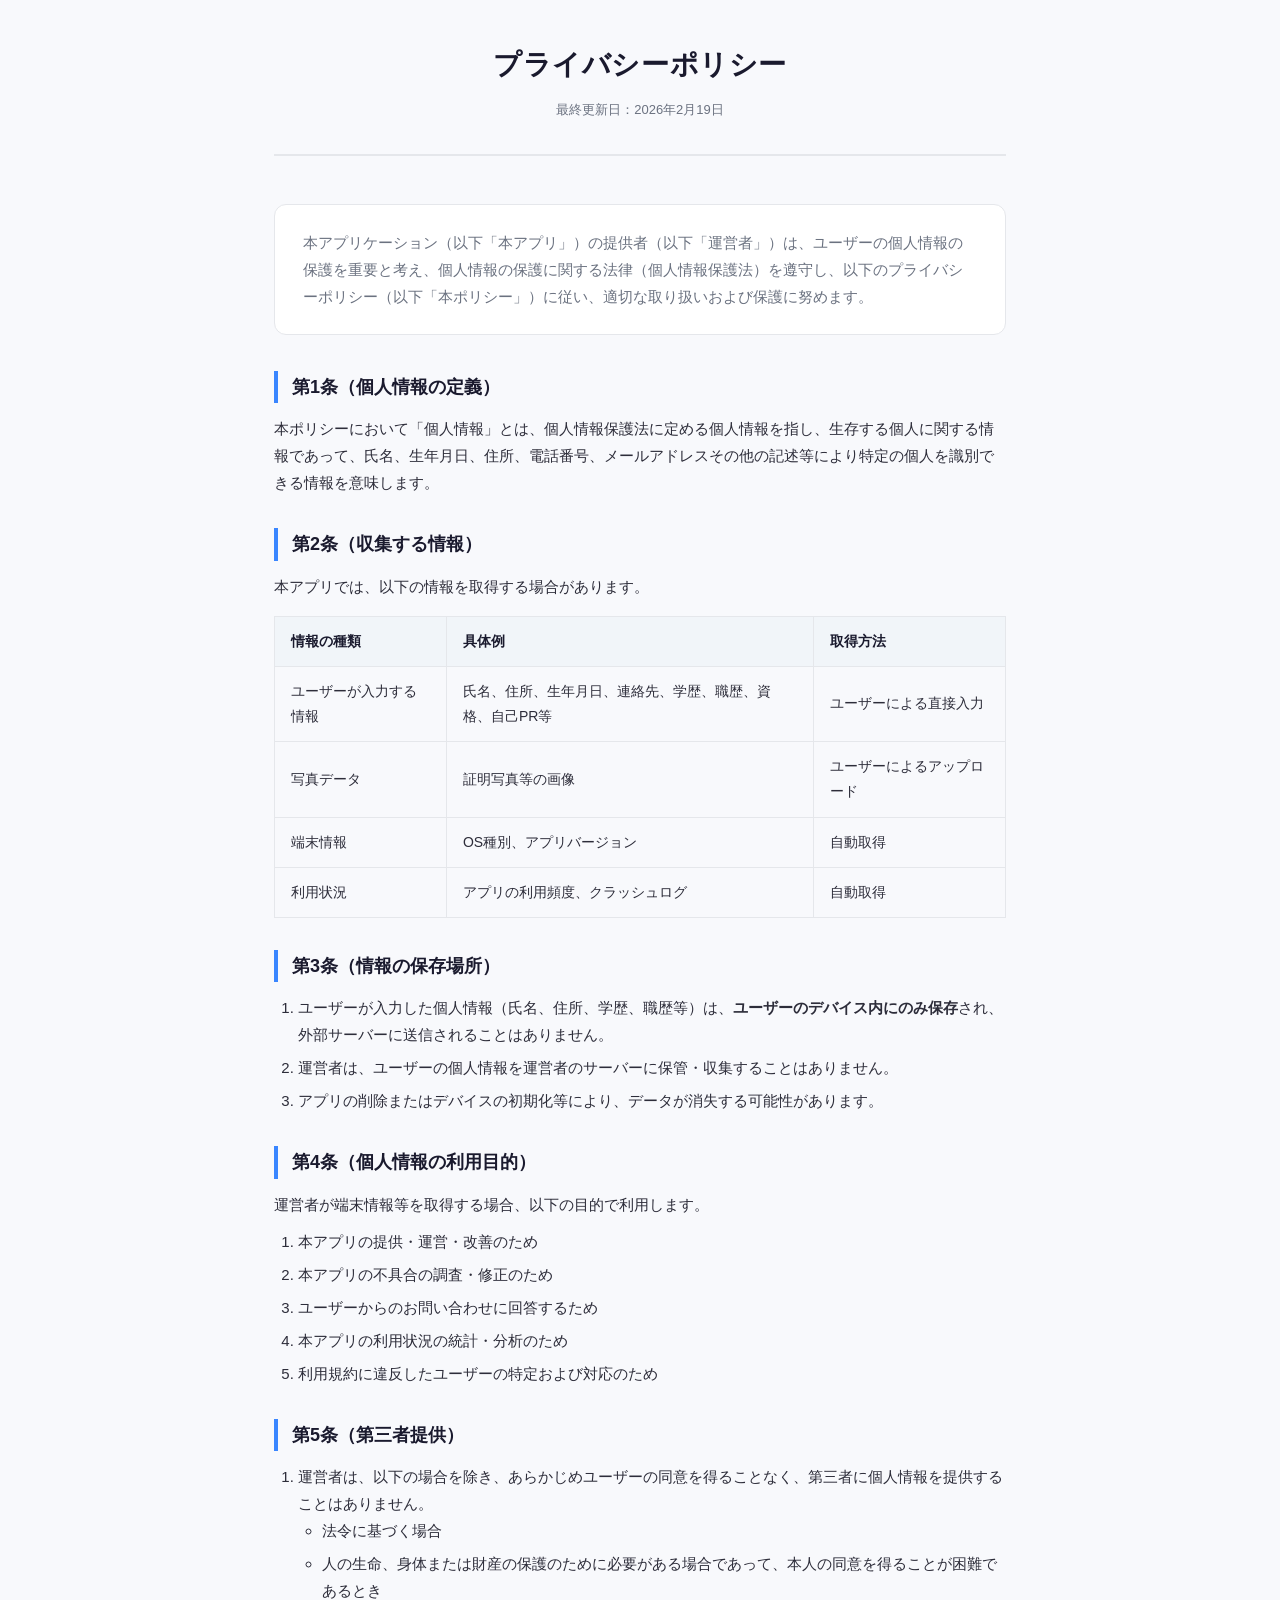
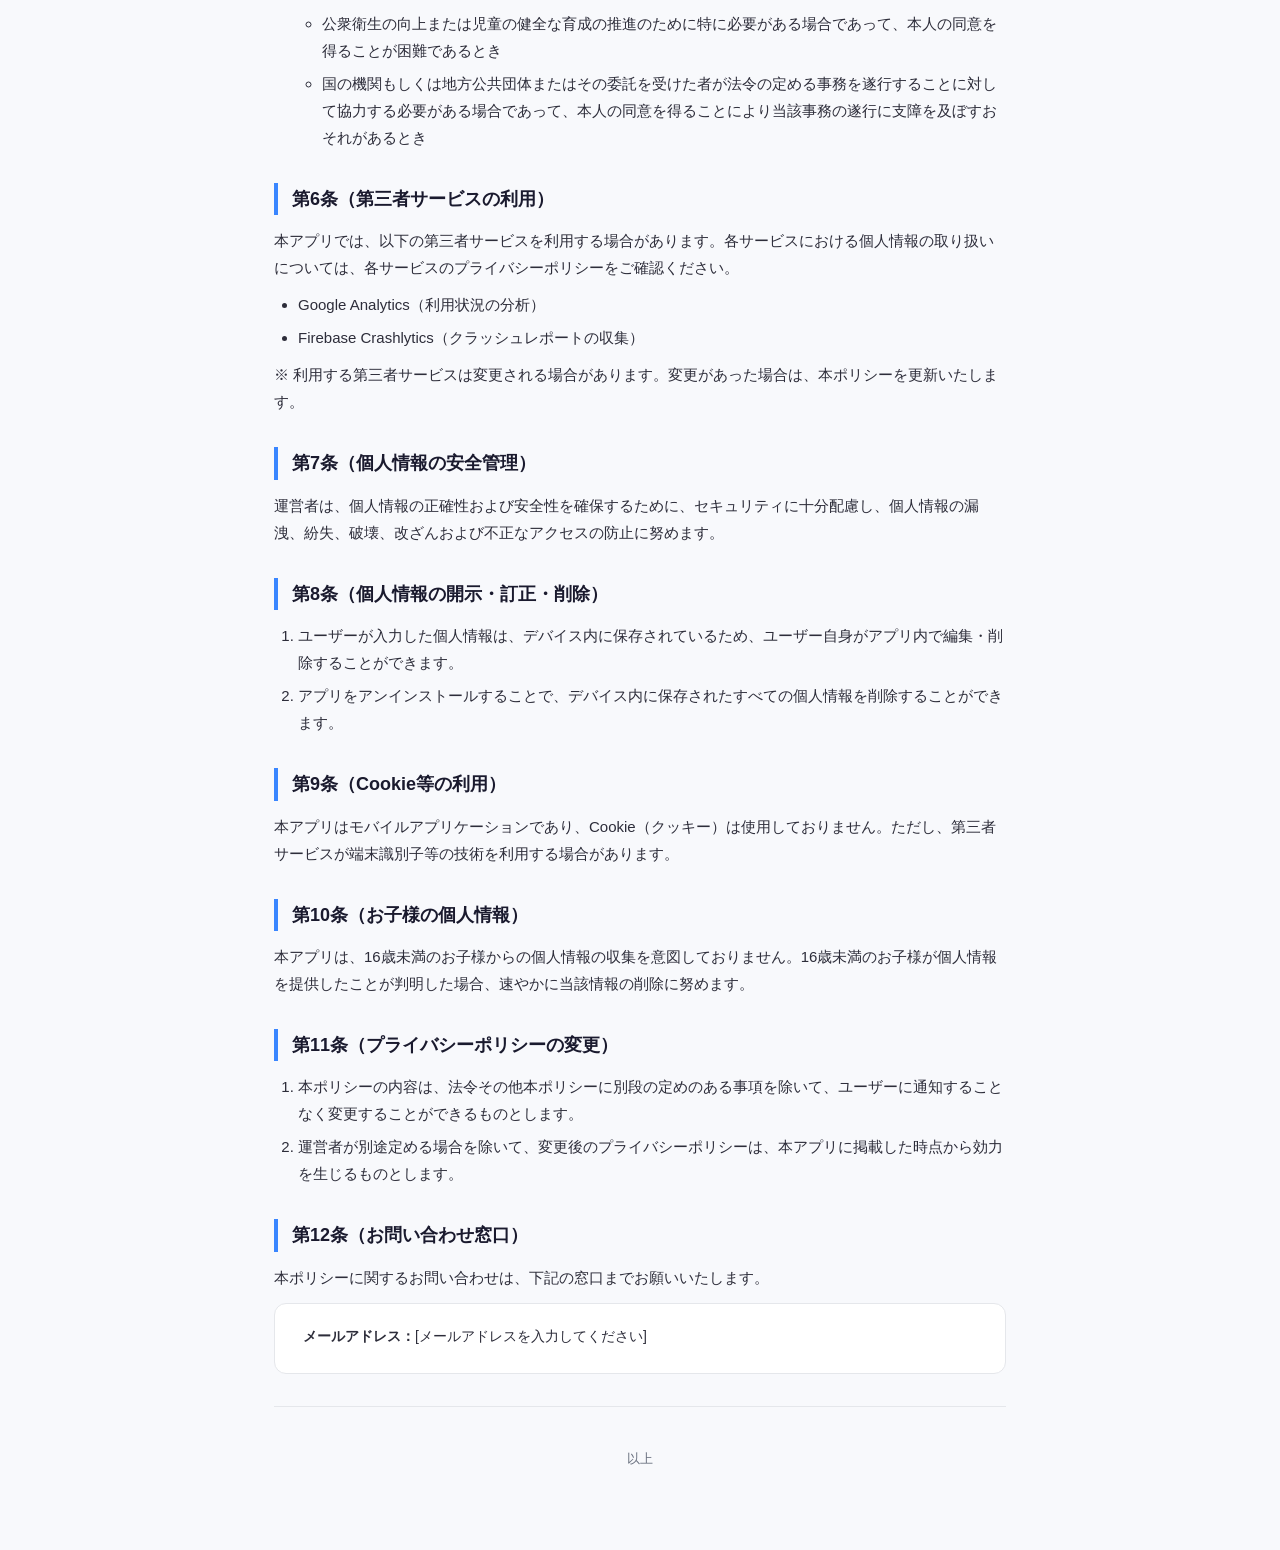
<file: privacy-policy/privacy_policy.html>
<!DOCTYPE html>
<html lang="ja">

<head>
    <meta charset="UTF-8">
    <meta name="viewport" content="width=device-width, initial-scale=1.0">
    <title>プライバシーポリシー</title>
    <style>
        :root {
            --primary: #1a1a2e;
            --accent: #3a86ff;
            --bg: #f8f9fc;
            --card-bg: #ffffff;
            --text: #2d2d3a;
            --text-muted: #6b7280;
            --border: #e5e7eb;
        }

        * {
            margin: 0;
            padding: 0;
            box-sizing: border-box;
        }

        body {
            font-family: -apple-system, BlinkMacSystemFont, 'Hiragino Kaku Gothic ProN', 'Hiragino Sans', Meiryo, sans-serif;
            background-color: var(--bg);
            color: var(--text);
            line-height: 1.8;
            -webkit-font-smoothing: antialiased;
        }

        .container {
            max-width: 780px;
            margin: 0 auto;
            padding: 40px 24px 80px;
        }

        header {
            text-align: center;
            margin-bottom: 48px;
            padding-bottom: 32px;
            border-bottom: 2px solid var(--border);
        }

        header h1 {
            font-size: 28px;
            font-weight: 700;
            color: var(--primary);
            letter-spacing: 0.02em;
        }

        header .updated {
            font-size: 13px;
            color: var(--text-muted);
            margin-top: 8px;
        }

        .intro {
            background: var(--card-bg);
            border: 1px solid var(--border);
            border-radius: 12px;
            padding: 24px 28px;
            margin-bottom: 36px;
            font-size: 15px;
            color: var(--text-muted);
        }

        section {
            margin-bottom: 32px;
        }

        section h2 {
            font-size: 18px;
            font-weight: 700;
            color: var(--primary);
            margin-bottom: 12px;
            padding-left: 14px;
            border-left: 4px solid var(--accent);
        }

        section p,
        section li {
            font-size: 15px;
            color: var(--text);
        }

        section p {
            margin-bottom: 10px;
        }

        section ol,
        section ul {
            padding-left: 24px;
            margin-bottom: 10px;
        }

        section li {
            margin-bottom: 6px;
        }

        table {
            width: 100%;
            border-collapse: collapse;
            margin: 16px 0;
            font-size: 14px;
        }

        table th,
        table td {
            border: 1px solid var(--border);
            padding: 12px 16px;
            text-align: left;
        }

        table th {
            background: #f1f5f9;
            font-weight: 600;
            color: var(--primary);
            white-space: nowrap;
        }

        table td {
            color: var(--text);
        }

        footer {
            text-align: center;
            padding-top: 40px;
            border-top: 1px solid var(--border);
            font-size: 13px;
            color: var(--text-muted);
        }

        .contact-box {
            background: var(--card-bg);
            border: 1px solid var(--border);
            border-radius: 12px;
            padding: 20px 28px;
            margin-top: 12px;
        }

        .contact-box p {
            margin-bottom: 4px;
            font-size: 14px;
        }
    </style>
</head>

<body>
    <div class="container">
        <header>
            <h1>プライバシーポリシー</h1>
            <p class="updated">最終更新日：2026年2月19日</p>
        </header>

        <div class="intro">
            本アプリケーション（以下「本アプリ」）の提供者（以下「運営者」）は、ユーザーの個人情報の保護を重要と考え、個人情報の保護に関する法律（個人情報保護法）を遵守し、以下のプライバシーポリシー（以下「本ポリシー」）に従い、適切な取り扱いおよび保護に努めます。
        </div>

        <section>
            <h2>第1条（個人情報の定義）</h2>
            <p>本ポリシーにおいて「個人情報」とは、個人情報保護法に定める個人情報を指し、生存する個人に関する情報であって、氏名、生年月日、住所、電話番号、メールアドレスその他の記述等により特定の個人を識別できる情報を意味します。
            </p>
        </section>

        <section>
            <h2>第2条（収集する情報）</h2>
            <p>本アプリでは、以下の情報を取得する場合があります。</p>
            <table>
                <thead>
                    <tr>
                        <th>情報の種類</th>
                        <th>具体例</th>
                        <th>取得方法</th>
                    </tr>
                </thead>
                <tbody>
                    <tr>
                        <td>ユーザーが入力する情報</td>
                        <td>氏名、住所、生年月日、連絡先、学歴、職歴、資格、自己PR等</td>
                        <td>ユーザーによる直接入力</td>
                    </tr>
                    <tr>
                        <td>写真データ</td>
                        <td>証明写真等の画像</td>
                        <td>ユーザーによるアップロード</td>
                    </tr>
                    <tr>
                        <td>端末情報</td>
                        <td>OS種別、アプリバージョン</td>
                        <td>自動取得</td>
                    </tr>
                    <tr>
                        <td>利用状況</td>
                        <td>アプリの利用頻度、クラッシュログ</td>
                        <td>自動取得</td>
                    </tr>
                </tbody>
            </table>
        </section>

        <section>
            <h2>第3条（情報の保存場所）</h2>
            <ol>
                <li>ユーザーが入力した個人情報（氏名、住所、学歴、職歴等）は、<strong>ユーザーのデバイス内にのみ保存</strong>され、外部サーバーに送信されることはありません。</li>
                <li>運営者は、ユーザーの個人情報を運営者のサーバーに保管・収集することはありません。</li>
                <li>アプリの削除またはデバイスの初期化等により、データが消失する可能性があります。</li>
            </ol>
        </section>

        <section>
            <h2>第4条（個人情報の利用目的）</h2>
            <p>運営者が端末情報等を取得する場合、以下の目的で利用します。</p>
            <ol>
                <li>本アプリの提供・運営・改善のため</li>
                <li>本アプリの不具合の調査・修正のため</li>
                <li>ユーザーからのお問い合わせに回答するため</li>
                <li>本アプリの利用状況の統計・分析のため</li>
                <li>利用規約に違反したユーザーの特定および対応のため</li>
            </ol>
        </section>

        <section>
            <h2>第5条（第三者提供）</h2>
            <ol>
                <li>運営者は、以下の場合を除き、あらかじめユーザーの同意を得ることなく、第三者に個人情報を提供することはありません。
                    <ul>
                        <li>法令に基づく場合</li>
                        <li>人の生命、身体または財産の保護のために必要がある場合であって、本人の同意を得ることが困難であるとき</li>
                        <li>公衆衛生の向上または児童の健全な育成の推進のために特に必要がある場合であって、本人の同意を得ることが困難であるとき</li>
                        <li>国の機関もしくは地方公共団体またはその委託を受けた者が法令の定める事務を遂行することに対して協力する必要がある場合であって、本人の同意を得ることにより当該事務の遂行に支障を及ぼすおそれがあるとき
                        </li>
                    </ul>
                </li>
            </ol>
        </section>

        <section>
            <h2>第6条（第三者サービスの利用）</h2>
            <p>本アプリでは、以下の第三者サービスを利用する場合があります。各サービスにおける個人情報の取り扱いについては、各サービスのプライバシーポリシーをご確認ください。</p>
            <ul>
                <li>Google Analytics（利用状況の分析）</li>
                <li>Firebase Crashlytics（クラッシュレポートの収集）</li>
            </ul>
            <p>※ 利用する第三者サービスは変更される場合があります。変更があった場合は、本ポリシーを更新いたします。</p>
        </section>

        <section>
            <h2>第7条（個人情報の安全管理）</h2>
            <p>運営者は、個人情報の正確性および安全性を確保するために、セキュリティに十分配慮し、個人情報の漏洩、紛失、破壊、改ざんおよび不正なアクセスの防止に努めます。</p>
        </section>

        <section>
            <h2>第8条（個人情報の開示・訂正・削除）</h2>
            <ol>
                <li>ユーザーが入力した個人情報は、デバイス内に保存されているため、ユーザー自身がアプリ内で編集・削除することができます。</li>
                <li>アプリをアンインストールすることで、デバイス内に保存されたすべての個人情報を削除することができます。</li>
            </ol>
        </section>

        <section>
            <h2>第9条（Cookie等の利用）</h2>
            <p>本アプリはモバイルアプリケーションであり、Cookie（クッキー）は使用しておりません。ただし、第三者サービスが端末識別子等の技術を利用する場合があります。</p>
        </section>

        <section>
            <h2>第10条（お子様の個人情報）</h2>
            <p>本アプリは、16歳未満のお子様からの個人情報の収集を意図しておりません。16歳未満のお子様が個人情報を提供したことが判明した場合、速やかに当該情報の削除に努めます。</p>
        </section>

        <section>
            <h2>第11条（プライバシーポリシーの変更）</h2>
            <ol>
                <li>本ポリシーの内容は、法令その他本ポリシーに別段の定めのある事項を除いて、ユーザーに通知することなく変更することができるものとします。</li>
                <li>運営者が別途定める場合を除いて、変更後のプライバシーポリシーは、本アプリに掲載した時点から効力を生じるものとします。</li>
            </ol>
        </section>

        <section>
            <h2>第12条（お問い合わせ窓口）</h2>
            <p>本ポリシーに関するお問い合わせは、下記の窓口までお願いいたします。</p>
            <div class="contact-box">
                <p><strong>メールアドレス：</strong>[メールアドレスを入力してください]</p>
            </div>
        </section>

        <footer>
            <p>以上</p>
        </footer>
    </div>
</body>

</html>
</file>
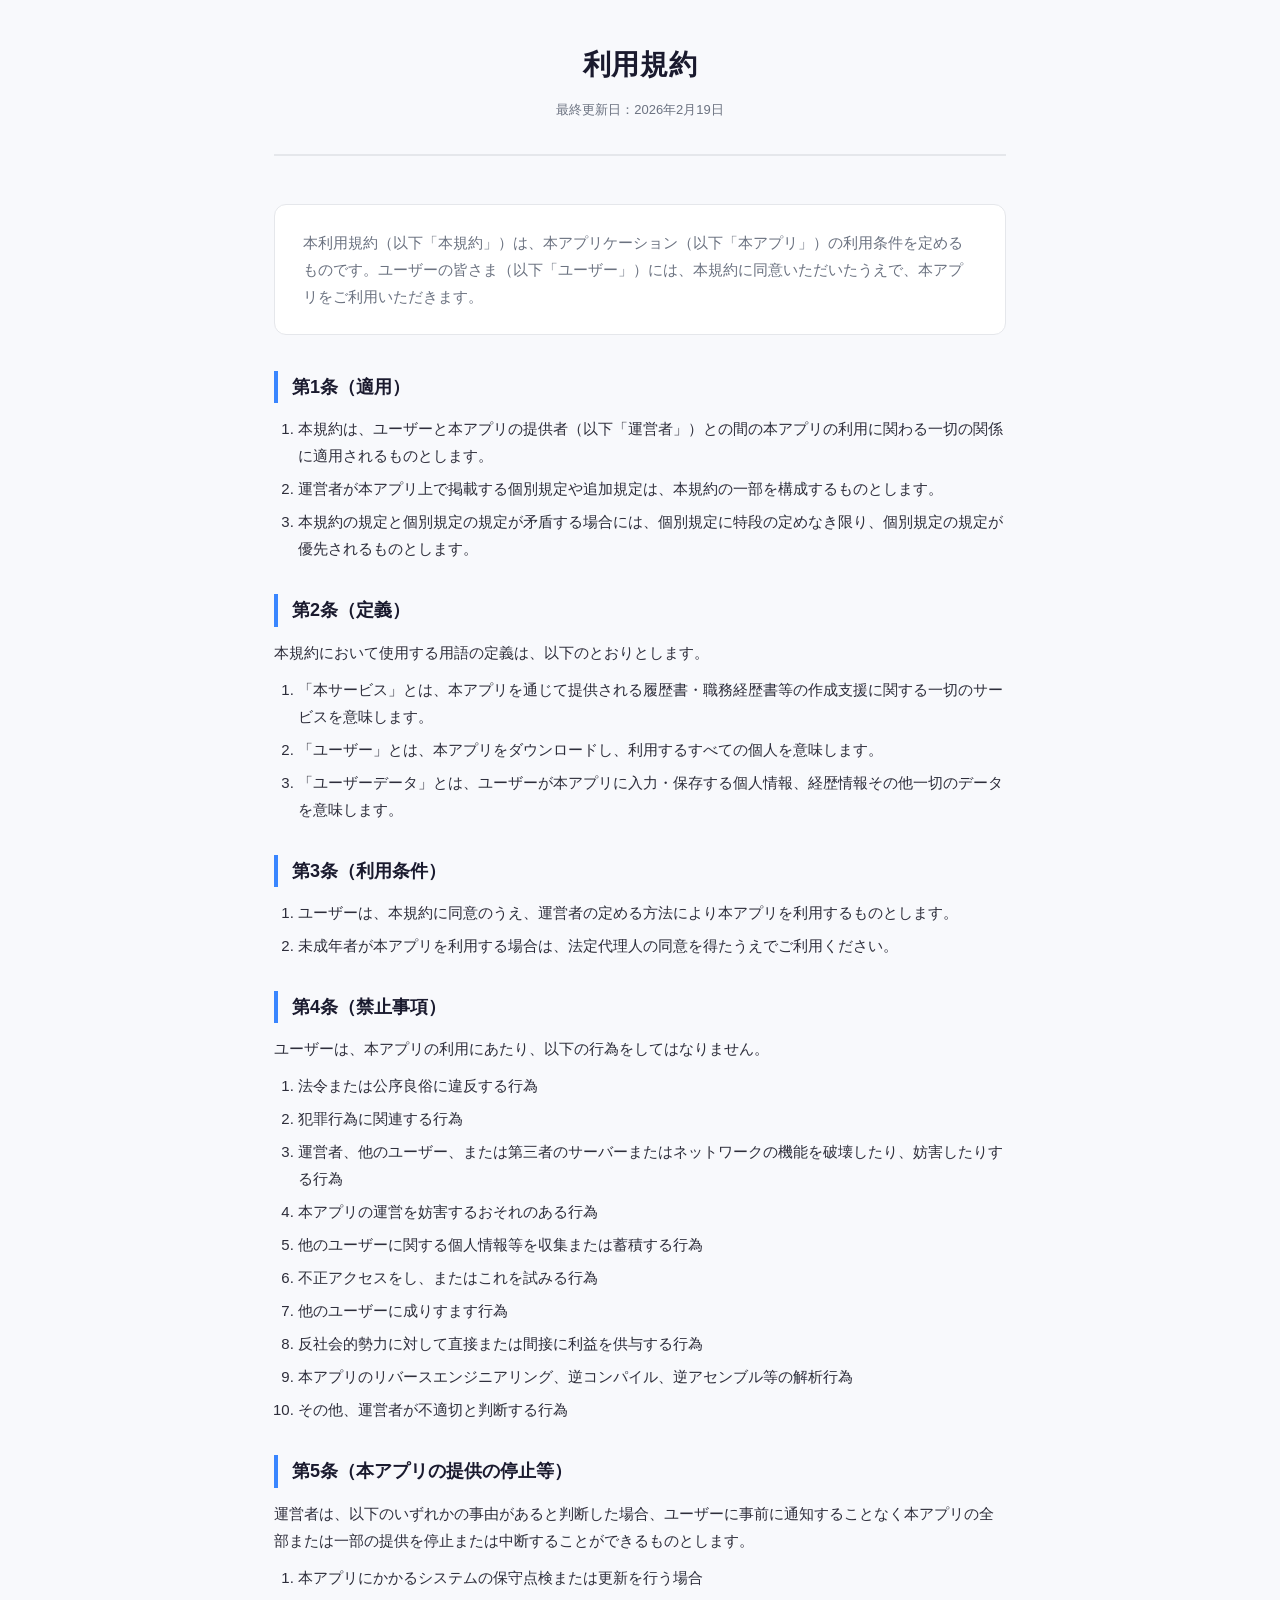
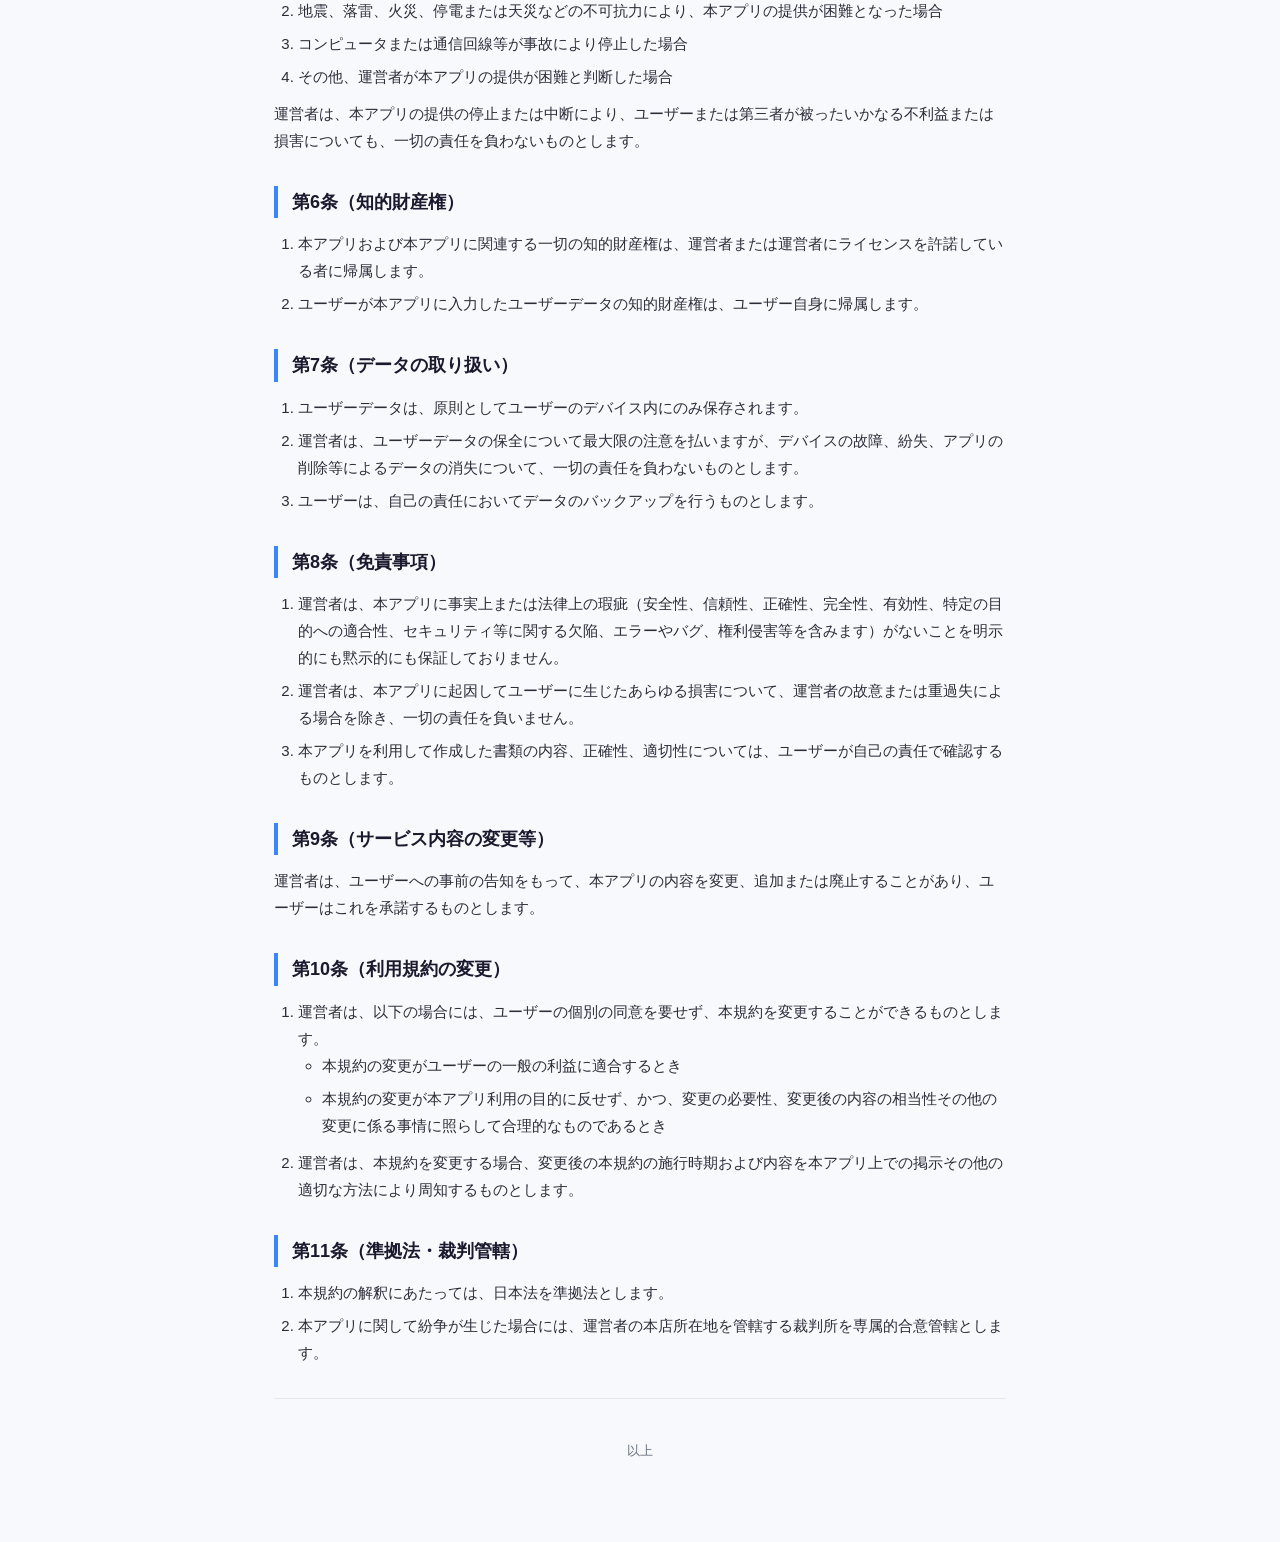
<file: privacy-policy/terms_of_service.html>
<!DOCTYPE html>
<html lang="ja">
<head>
  <meta charset="UTF-8">
  <meta name="viewport" content="width=device-width, initial-scale=1.0">
  <title>利用規約</title>
  <style>
    :root {
      --primary: #1a1a2e;
      --accent: #3a86ff;
      --bg: #f8f9fc;
      --card-bg: #ffffff;
      --text: #2d2d3a;
      --text-muted: #6b7280;
      --border: #e5e7eb;
    }

    * {
      margin: 0;
      padding: 0;
      box-sizing: border-box;
    }

    body {
      font-family: -apple-system, BlinkMacSystemFont, 'Hiragino Kaku Gothic ProN', 'Hiragino Sans', Meiryo, sans-serif;
      background-color: var(--bg);
      color: var(--text);
      line-height: 1.8;
      -webkit-font-smoothing: antialiased;
    }

    .container {
      max-width: 780px;
      margin: 0 auto;
      padding: 40px 24px 80px;
    }

    header {
      text-align: center;
      margin-bottom: 48px;
      padding-bottom: 32px;
      border-bottom: 2px solid var(--border);
    }

    header h1 {
      font-size: 28px;
      font-weight: 700;
      color: var(--primary);
      letter-spacing: 0.02em;
    }

    header .updated {
      font-size: 13px;
      color: var(--text-muted);
      margin-top: 8px;
    }

    .intro {
      background: var(--card-bg);
      border: 1px solid var(--border);
      border-radius: 12px;
      padding: 24px 28px;
      margin-bottom: 36px;
      font-size: 15px;
      color: var(--text-muted);
    }

    section {
      margin-bottom: 32px;
    }

    section h2 {
      font-size: 18px;
      font-weight: 700;
      color: var(--primary);
      margin-bottom: 12px;
      padding-left: 14px;
      border-left: 4px solid var(--accent);
    }

    section p,
    section li {
      font-size: 15px;
      color: var(--text);
    }

    section p {
      margin-bottom: 10px;
    }

    section ol,
    section ul {
      padding-left: 24px;
      margin-bottom: 10px;
    }

    section li {
      margin-bottom: 6px;
    }

    footer {
      text-align: center;
      padding-top: 40px;
      border-top: 1px solid var(--border);
      font-size: 13px;
      color: var(--text-muted);
    }
  </style>
</head>
<body>
  <div class="container">
    <header>
      <h1>利用規約</h1>
      <p class="updated">最終更新日：2026年2月19日</p>
    </header>

    <div class="intro">
      本利用規約（以下「本規約」）は、本アプリケーション（以下「本アプリ」）の利用条件を定めるものです。ユーザーの皆さま（以下「ユーザー」）には、本規約に同意いただいたうえで、本アプリをご利用いただきます。
    </div>

    <section>
      <h2>第1条（適用）</h2>
      <ol>
        <li>本規約は、ユーザーと本アプリの提供者（以下「運営者」）との間の本アプリの利用に関わる一切の関係に適用されるものとします。</li>
        <li>運営者が本アプリ上で掲載する個別規定や追加規定は、本規約の一部を構成するものとします。</li>
        <li>本規約の規定と個別規定の規定が矛盾する場合には、個別規定に特段の定めなき限り、個別規定の規定が優先されるものとします。</li>
      </ol>
    </section>

    <section>
      <h2>第2条（定義）</h2>
      <p>本規約において使用する用語の定義は、以下のとおりとします。</p>
      <ol>
        <li>「本サービス」とは、本アプリを通じて提供される履歴書・職務経歴書等の作成支援に関する一切のサービスを意味します。</li>
        <li>「ユーザー」とは、本アプリをダウンロードし、利用するすべての個人を意味します。</li>
        <li>「ユーザーデータ」とは、ユーザーが本アプリに入力・保存する個人情報、経歴情報その他一切のデータを意味します。</li>
      </ol>
    </section>

    <section>
      <h2>第3条（利用条件）</h2>
      <ol>
        <li>ユーザーは、本規約に同意のうえ、運営者の定める方法により本アプリを利用するものとします。</li>
        <li>未成年者が本アプリを利用する場合は、法定代理人の同意を得たうえでご利用ください。</li>
      </ol>
    </section>

    <section>
      <h2>第4条（禁止事項）</h2>
      <p>ユーザーは、本アプリの利用にあたり、以下の行為をしてはなりません。</p>
      <ol>
        <li>法令または公序良俗に違反する行為</li>
        <li>犯罪行為に関連する行為</li>
        <li>運営者、他のユーザー、または第三者のサーバーまたはネットワークの機能を破壊したり、妨害したりする行為</li>
        <li>本アプリの運営を妨害するおそれのある行為</li>
        <li>他のユーザーに関する個人情報等を収集または蓄積する行為</li>
        <li>不正アクセスをし、またはこれを試みる行為</li>
        <li>他のユーザーに成りすます行為</li>
        <li>反社会的勢力に対して直接または間接に利益を供与する行為</li>
        <li>本アプリのリバースエンジニアリング、逆コンパイル、逆アセンブル等の解析行為</li>
        <li>その他、運営者が不適切と判断する行為</li>
      </ol>
    </section>

    <section>
      <h2>第5条（本アプリの提供の停止等）</h2>
      <p>運営者は、以下のいずれかの事由があると判断した場合、ユーザーに事前に通知することなく本アプリの全部または一部の提供を停止または中断することができるものとします。</p>
      <ol>
        <li>本アプリにかかるシステムの保守点検または更新を行う場合</li>
        <li>地震、落雷、火災、停電または天災などの不可抗力により、本アプリの提供が困難となった場合</li>
        <li>コンピュータまたは通信回線等が事故により停止した場合</li>
        <li>その他、運営者が本アプリの提供が困難と判断した場合</li>
      </ol>
      <p>運営者は、本アプリの提供の停止または中断により、ユーザーまたは第三者が被ったいかなる不利益または損害についても、一切の責任を負わないものとします。</p>
    </section>

    <section>
      <h2>第6条（知的財産権）</h2>
      <ol>
        <li>本アプリおよび本アプリに関連する一切の知的財産権は、運営者または運営者にライセンスを許諾している者に帰属します。</li>
        <li>ユーザーが本アプリに入力したユーザーデータの知的財産権は、ユーザー自身に帰属します。</li>
      </ol>
    </section>

    <section>
      <h2>第7条（データの取り扱い）</h2>
      <ol>
        <li>ユーザーデータは、原則としてユーザーのデバイス内にのみ保存されます。</li>
        <li>運営者は、ユーザーデータの保全について最大限の注意を払いますが、デバイスの故障、紛失、アプリの削除等によるデータの消失について、一切の責任を負わないものとします。</li>
        <li>ユーザーは、自己の責任においてデータのバックアップを行うものとします。</li>
      </ol>
    </section>

    <section>
      <h2>第8条（免責事項）</h2>
      <ol>
        <li>運営者は、本アプリに事実上または法律上の瑕疵（安全性、信頼性、正確性、完全性、有効性、特定の目的への適合性、セキュリティ等に関する欠陥、エラーやバグ、権利侵害等を含みます）がないことを明示的にも黙示的にも保証しておりません。</li>
        <li>運営者は、本アプリに起因してユーザーに生じたあらゆる損害について、運営者の故意または重過失による場合を除き、一切の責任を負いません。</li>
        <li>本アプリを利用して作成した書類の内容、正確性、適切性については、ユーザーが自己の責任で確認するものとします。</li>
      </ol>
    </section>

    <section>
      <h2>第9条（サービス内容の変更等）</h2>
      <p>運営者は、ユーザーへの事前の告知をもって、本アプリの内容を変更、追加または廃止することがあり、ユーザーはこれを承諾するものとします。</p>
    </section>

    <section>
      <h2>第10条（利用規約の変更）</h2>
      <ol>
        <li>運営者は、以下の場合には、ユーザーの個別の同意を要せず、本規約を変更することができるものとします。
          <ul>
            <li>本規約の変更がユーザーの一般の利益に適合するとき</li>
            <li>本規約の変更が本アプリ利用の目的に反せず、かつ、変更の必要性、変更後の内容の相当性その他の変更に係る事情に照らして合理的なものであるとき</li>
          </ul>
        </li>
        <li>運営者は、本規約を変更する場合、変更後の本規約の施行時期および内容を本アプリ上での掲示その他の適切な方法により周知するものとします。</li>
      </ol>
    </section>

    <section>
      <h2>第11条（準拠法・裁判管轄）</h2>
      <ol>
        <li>本規約の解釈にあたっては、日本法を準拠法とします。</li>
        <li>本アプリに関して紛争が生じた場合には、運営者の本店所在地を管轄する裁判所を専属的合意管轄とします。</li>
      </ol>
    </section>

    <footer>
      <p>以上</p>
    </footer>
  </div>
</body>
</html>
</file>
<file: styles.css>
/* ベースのフォントと余白 */
body {
    font-family: Arial, sans-serif;
    margin: 2rem;
    background-color: #f9f9f9;
    color: #333;
}

/* 中央寄せ */
main {
    max-width: 600px;
    margin: 0 auto;
}

/* 見出し */
h1 {
    text-align: center;
    margin-bottom: 2rem;
}

/* ナビのリスト装飾なし、中央寄せ */
nav ul {
    list-style: none;
    padding: 0;
}

nav ul li {
    margin: 1rem 0;
    text-align: center;
}

/* ボタン風リンク */
nav a {
    display: inline-block;
    padding: 0.75rem 1.5rem;
    background-color: #007acc;
    color: white;
    border-radius: 5px;
    text-decoration: none;
    transition: background-color 0.3s ease;
}

nav a:hover,
nav a:focus {
    background-color: #005f99;
    outline: none;
}

/* モバイル対応: 横幅が狭い時は余白を小さく */
@media (max-width: 480px) {
    body {
        margin: 1rem;
    }

    nav a {
        width: 100%;
        box-sizing: border-box;
    }
}
</file>
